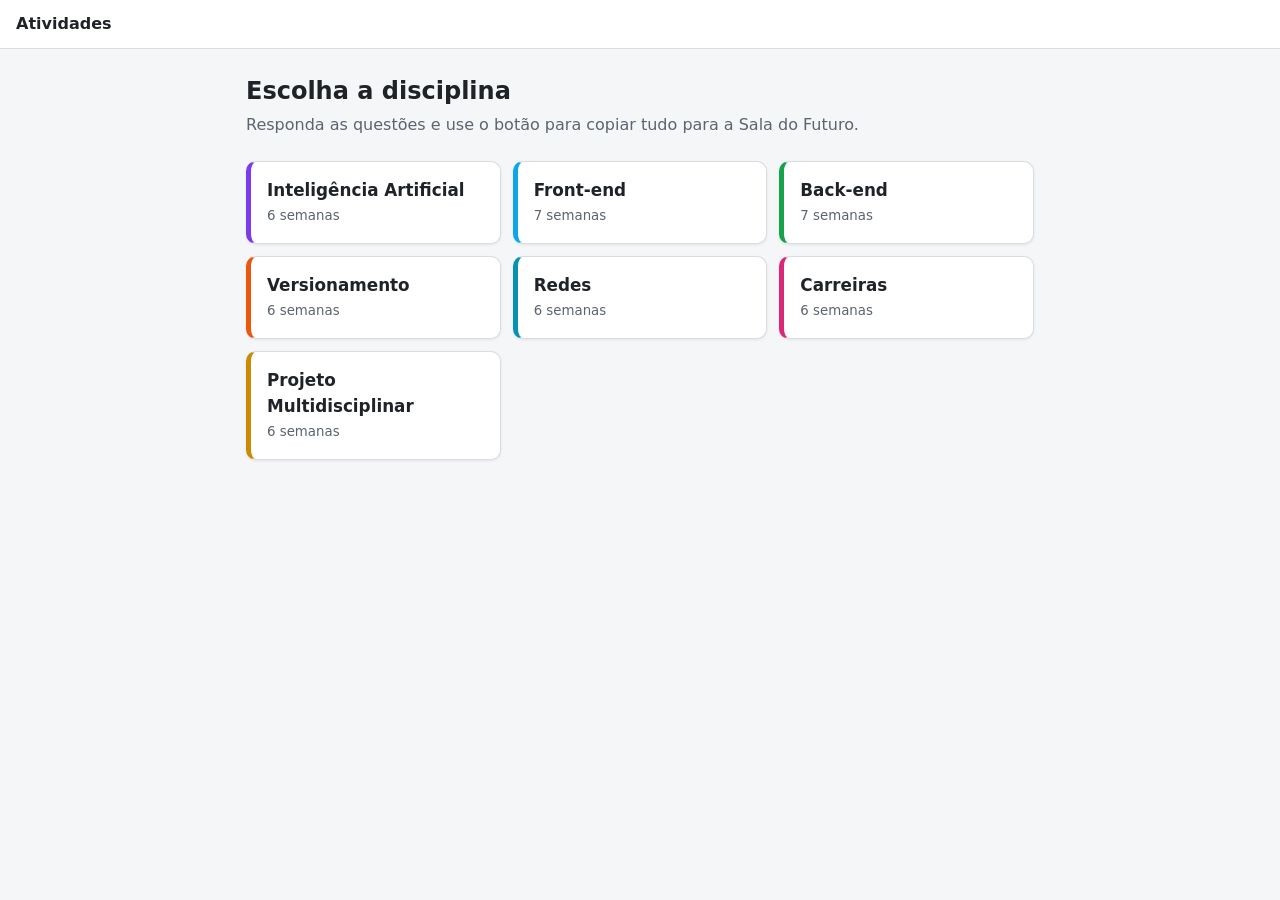
<file: index.html>
<!doctype html>
<html lang="pt-BR">
<head>
  <meta charset="utf-8">
  <meta name="viewport" content="width=device-width, initial-scale=1">
  <title>Atividades</title>
  <link rel="stylesheet" href="style.css">
</head>
<body>
  <header class="topo">
    <a href="#/" class="marca">Atividades</a>
    <nav id="trilha" class="trilha" aria-label="Navegação"></nav>
  </header>

  <main id="app" class="conteudo"></main>

  <div id="aviso" class="aviso" role="status" aria-live="polite"></div>

  <script src="data/atividades.js"></script>
  <script src="app.js"></script>
</body>
</html>
</file>
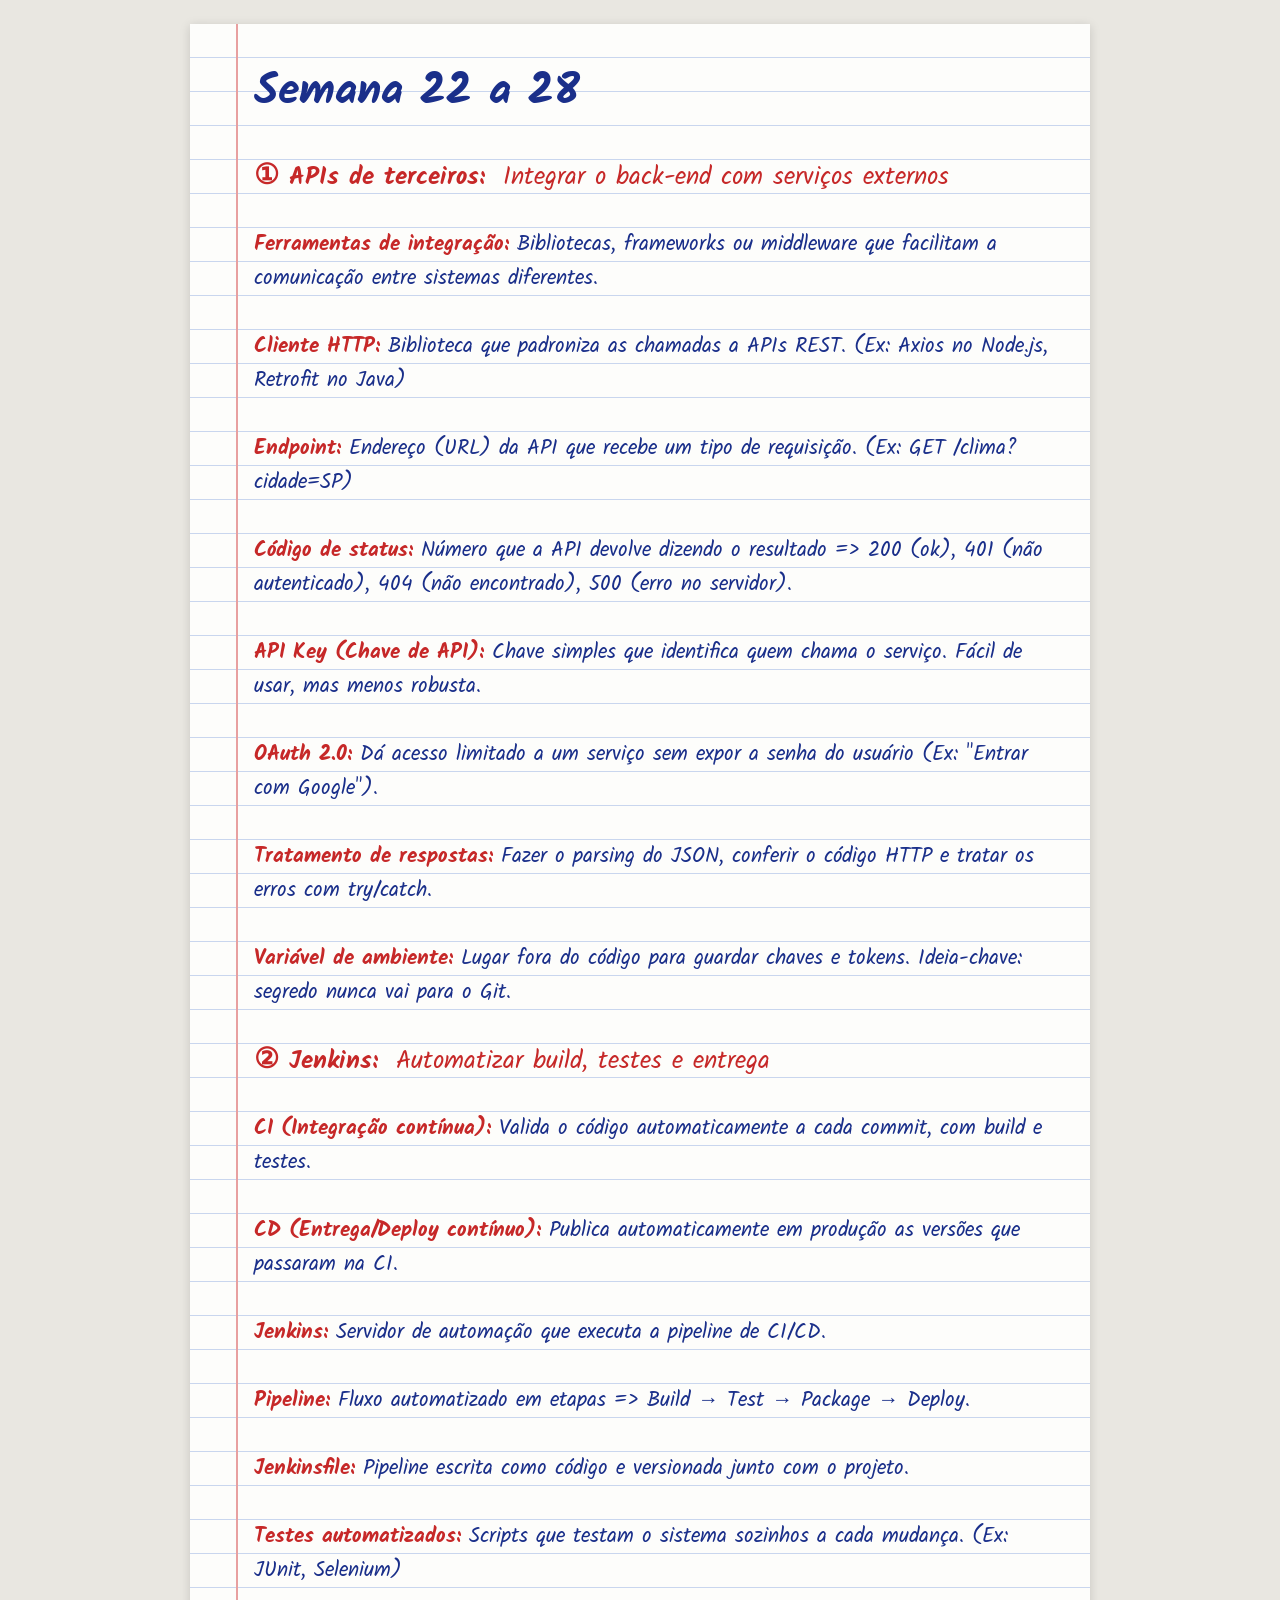
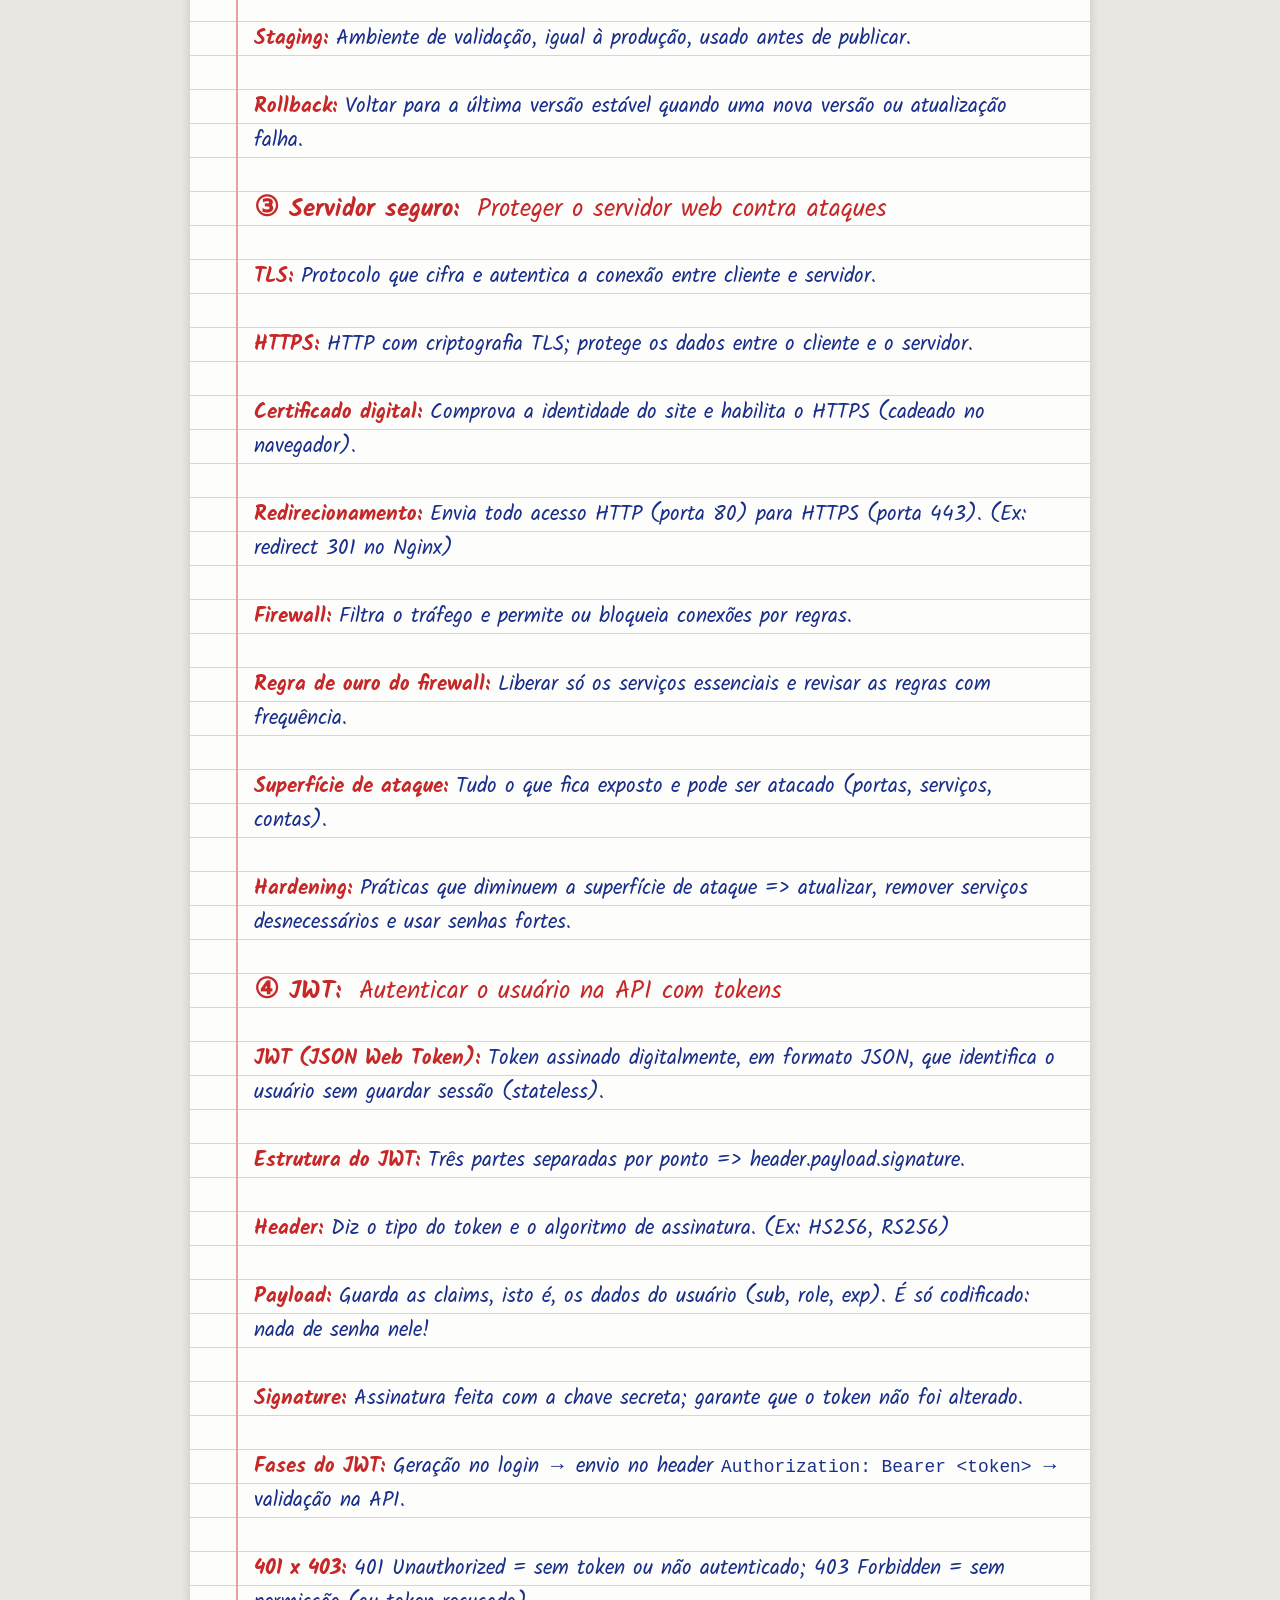
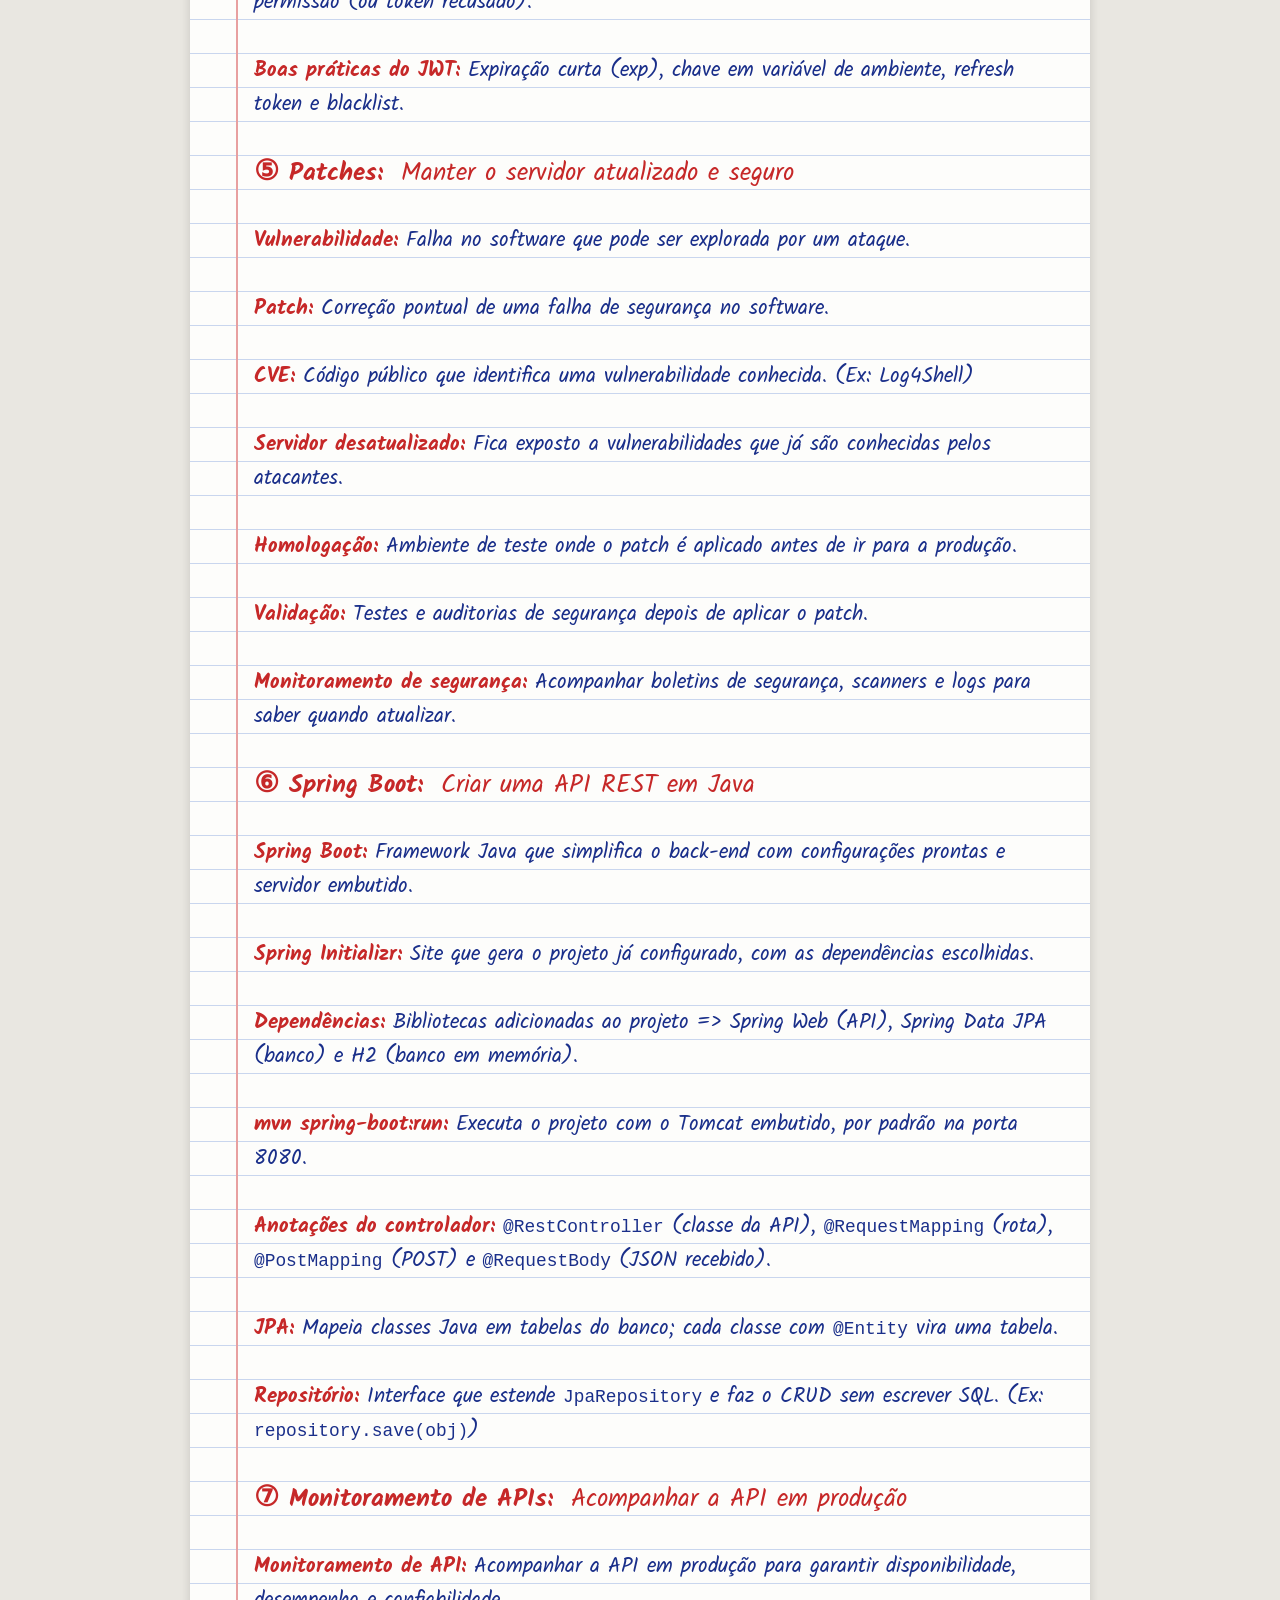
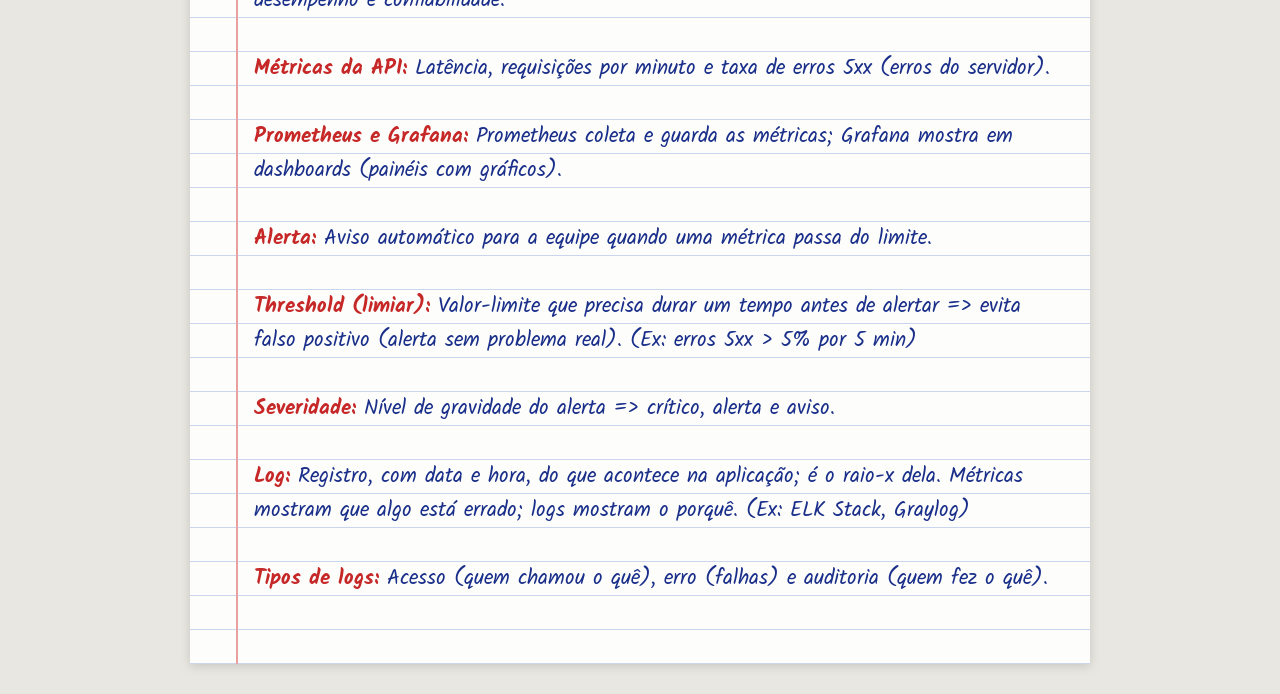
<file: lousa/back-end.html>
<!doctype html>
<html lang="pt-BR"><head><meta charset="utf-8">
<meta name="viewport" content="width=device-width, initial-scale=1">
<title>Tópicos da Lousa</title>
<link rel="stylesheet" href="https://fonts.googleapis.com/css2?family=Kalam:wght@400;700&display=swap">
<style>
:root{--paper:#fdfdfb;--rule:#c9d6ee;--margin:#e8a0a0;--red:#c62828;--blue:#1a2f8a;--line:34px}
*{box-sizing:border-box}
body{margin:0;background:#e9e7e1;font-family:Kalam,"Segoe Print","Comic Sans MS",cursive}
.page{max-width:900px;margin:24px auto;padding:var(--line) 28px var(--line) 64px;background:var(--paper);
  background-image:linear-gradient(90deg,transparent 46px,var(--margin) 46px,var(--margin) 48px,transparent 48px),
  repeating-linear-gradient(transparent 0 calc(var(--line) - 1px),var(--rule) calc(var(--line) - 1px) var(--line));
  box-shadow:0 2px 10px rgba(0,0,0,.15);line-height:var(--line);font-size:21px;color:var(--blue)}
h1{font-size:44px;line-height:calc(var(--line)*2);margin:0 0 var(--line);color:var(--blue);font-weight:700}
h2{font-size:25px;line-height:var(--line);margin:var(--line) 0 0;color:var(--red);font-weight:700}
h2 .fr{font-weight:400;margin-left:.3em}
h2 .n{font-size:28px}
p{margin:0 0 var(--line)}
h2+p{margin-top:var(--line)}
.t{color:var(--red);font-weight:700}
code{font-family:Consolas,monospace;font-size:.85em}
@media (max-width:600px){.page{margin:0;padding:var(--line) 14px var(--line) 40px;font-size:18px;
  background-image:linear-gradient(90deg,transparent 28px,var(--margin) 28px,var(--margin) 30px,transparent 30px),
  repeating-linear-gradient(transparent 0 calc(var(--line) - 1px),var(--rule) calc(var(--line) - 1px) var(--line))}h1{font-size:34px}h2{font-size:21px}}
@media print{body{background:none}.page{box-shadow:none;margin:0;max-width:none}h2{break-after:avoid}p{break-inside:avoid}}
</style></head><body><main class="page">
<h1>Semana 22 a 28</h1>
<h2><span class="n">①</span> APIs de terceiros:<span class="fr"> Integrar o back-end com serviços externos</span></h2>
<p><span class="t">Ferramentas de integração:</span> Bibliotecas, frameworks ou middleware que facilitam a comunicação entre sistemas diferentes.</p>
<p><span class="t">Cliente HTTP:</span> Biblioteca que padroniza as chamadas a APIs REST. (Ex: Axios no Node.js, Retrofit no Java)</p>
<p><span class="t">Endpoint:</span> Endereço (URL) da API que recebe um tipo de requisição. (Ex: GET /clima?cidade=SP)</p>
<p><span class="t">Código de status:</span> Número que a API devolve dizendo o resultado =&gt; 200 (ok), 401 (não autenticado), 404 (não encontrado), 500 (erro no servidor).</p>
<p><span class="t">API Key (Chave de API):</span> Chave simples que identifica quem chama o serviço. Fácil de usar, mas menos robusta.</p>
<p><span class="t">OAuth 2.0:</span> Dá acesso limitado a um serviço sem expor a senha do usuário (Ex: &quot;Entrar com Google&quot;).</p>
<p><span class="t">Tratamento de respostas:</span> Fazer o parsing do JSON, conferir o código HTTP e tratar os erros com try/catch.</p>
<p><span class="t">Variável de ambiente:</span> Lugar fora do código para guardar chaves e tokens. Ideia-chave: segredo nunca vai para o Git.</p>
<h2><span class="n">②</span> Jenkins:<span class="fr"> Automatizar build, testes e entrega</span></h2>
<p><span class="t">CI (Integração contínua):</span> Valida o código automaticamente a cada commit, com build e testes.</p>
<p><span class="t">CD (Entrega/Deploy contínuo):</span> Publica automaticamente em produção as versões que passaram na CI.</p>
<p><span class="t">Jenkins:</span> Servidor de automação que executa a pipeline de CI/CD.</p>
<p><span class="t">Pipeline:</span> Fluxo automatizado em etapas =&gt; Build → Test → Package → Deploy.</p>
<p><span class="t">Jenkinsfile:</span> Pipeline escrita como código e versionada junto com o projeto.</p>
<p><span class="t">Testes automatizados:</span> Scripts que testam o sistema sozinhos a cada mudança. (Ex: JUnit, Selenium)</p>
<p><span class="t">Staging:</span> Ambiente de validação, igual à produção, usado antes de publicar.</p>
<p><span class="t">Rollback:</span> Voltar para a última versão estável quando uma nova versão ou atualização falha.</p>
<h2><span class="n">③</span> Servidor seguro:<span class="fr"> Proteger o servidor web contra ataques</span></h2>
<p><span class="t">TLS:</span> Protocolo que cifra e autentica a conexão entre cliente e servidor.</p>
<p><span class="t">HTTPS:</span> HTTP com criptografia TLS; protege os dados entre o cliente e o servidor.</p>
<p><span class="t">Certificado digital:</span> Comprova a identidade do site e habilita o HTTPS (cadeado no navegador).</p>
<p><span class="t">Redirecionamento:</span> Envia todo acesso HTTP (porta 80) para HTTPS (porta 443). (Ex: redirect 301 no Nginx)</p>
<p><span class="t">Firewall:</span> Filtra o tráfego e permite ou bloqueia conexões por regras.</p>
<p><span class="t">Regra de ouro do firewall:</span> Liberar só os serviços essenciais e revisar as regras com frequência.</p>
<p><span class="t">Superfície de ataque:</span> Tudo o que fica exposto e pode ser atacado (portas, serviços, contas).</p>
<p><span class="t">Hardening:</span> Práticas que diminuem a superfície de ataque =&gt; atualizar, remover serviços desnecessários e usar senhas fortes.</p>
<h2><span class="n">④</span> JWT:<span class="fr"> Autenticar o usuário na API com tokens</span></h2>
<p><span class="t">JWT (JSON Web Token):</span> Token assinado digitalmente, em formato JSON, que identifica o usuário sem guardar sessão (stateless).</p>
<p><span class="t">Estrutura do JWT:</span> Três partes separadas por ponto =&gt; header.payload.signature.</p>
<p><span class="t">Header:</span> Diz o tipo do token e o algoritmo de assinatura. (Ex: HS256, RS256)</p>
<p><span class="t">Payload:</span> Guarda as claims, isto é, os dados do usuário (sub, role, exp). É só codificado: nada de senha nele!</p>
<p><span class="t">Signature:</span> Assinatura feita com a chave secreta; garante que o token não foi alterado.</p>
<p><span class="t">Fases do JWT:</span> Geração no login → envio no header <code>Authorization: Bearer &lt;token&gt;</code> → validação na API.</p>
<p><span class="t">401 x 403:</span> 401 Unauthorized = sem token ou não autenticado; 403 Forbidden = sem permissão (ou token recusado).</p>
<p><span class="t">Boas práticas do JWT:</span> Expiração curta (exp), chave em variável de ambiente, refresh token e blacklist.</p>
<h2><span class="n">⑤</span> Patches:<span class="fr"> Manter o servidor atualizado e seguro</span></h2>
<p><span class="t">Vulnerabilidade:</span> Falha no software que pode ser explorada por um ataque.</p>
<p><span class="t">Patch:</span> Correção pontual de uma falha de segurança no software.</p>
<p><span class="t">CVE:</span> Código público que identifica uma vulnerabilidade conhecida. (Ex: Log4Shell)</p>
<p><span class="t">Servidor desatualizado:</span> Fica exposto a vulnerabilidades que já são conhecidas pelos atacantes.</p>
<p><span class="t">Homologação:</span> Ambiente de teste onde o patch é aplicado antes de ir para a produção.</p>
<p><span class="t">Validação:</span> Testes e auditorias de segurança depois de aplicar o patch.</p>
<p><span class="t">Monitoramento de segurança:</span> Acompanhar boletins de segurança, scanners e logs para saber quando atualizar.</p>
<h2><span class="n">⑥</span> Spring Boot:<span class="fr"> Criar uma API REST em Java</span></h2>
<p><span class="t">Spring Boot:</span> Framework Java que simplifica o back-end com configurações prontas e servidor embutido.</p>
<p><span class="t">Spring Initializr:</span> Site que gera o projeto já configurado, com as dependências escolhidas.</p>
<p><span class="t">Dependências:</span> Bibliotecas adicionadas ao projeto =&gt; Spring Web (API), Spring Data JPA (banco) e H2 (banco em memória).</p>
<p><span class="t">mvn spring-boot:run:</span> Executa o projeto com o Tomcat embutido, por padrão na porta 8080.</p>
<p><span class="t">Anotações do controlador:</span> <code>@RestController</code> (classe da API), <code>@RequestMapping</code> (rota), <code>@PostMapping</code> (POST) e <code>@RequestBody</code> (JSON recebido).</p>
<p><span class="t">JPA:</span> Mapeia classes Java em tabelas do banco; cada classe com <code>@Entity</code> vira uma tabela.</p>
<p><span class="t">Repositório:</span> Interface que estende <code>JpaRepository</code> e faz o CRUD sem escrever SQL. (Ex: <code>repository.save(obj)</code>)</p>
<h2><span class="n">⑦</span> Monitoramento de APIs:<span class="fr"> Acompanhar a API em produção</span></h2>
<p><span class="t">Monitoramento de API:</span> Acompanhar a API em produção para garantir disponibilidade, desempenho e confiabilidade.</p>
<p><span class="t">Métricas da API:</span> Latência, requisições por minuto e taxa de erros 5xx (erros do servidor).</p>
<p><span class="t">Prometheus e Grafana:</span> Prometheus coleta e guarda as métricas; Grafana mostra em dashboards (painéis com gráficos).</p>
<p><span class="t">Alerta:</span> Aviso automático para a equipe quando uma métrica passa do limite.</p>
<p><span class="t">Threshold (limiar):</span> Valor-limite que precisa durar um tempo antes de alertar =&gt; evita falso positivo (alerta sem problema real). (Ex: erros 5xx &gt; 5% por 5 min)</p>
<p><span class="t">Severidade:</span> Nível de gravidade do alerta =&gt; crítico, alerta e aviso.</p>
<p><span class="t">Log:</span> Registro, com data e hora, do que acontece na aplicação; é o raio-x dela. Métricas mostram que algo está errado; logs mostram o porquê. (Ex: ELK Stack, Graylog)</p>
<p><span class="t">Tipos de logs:</span> Acesso (quem chamou o quê), erro (falhas) e auditoria (quem fez o quê).</p>
</main></body></html>
</file>
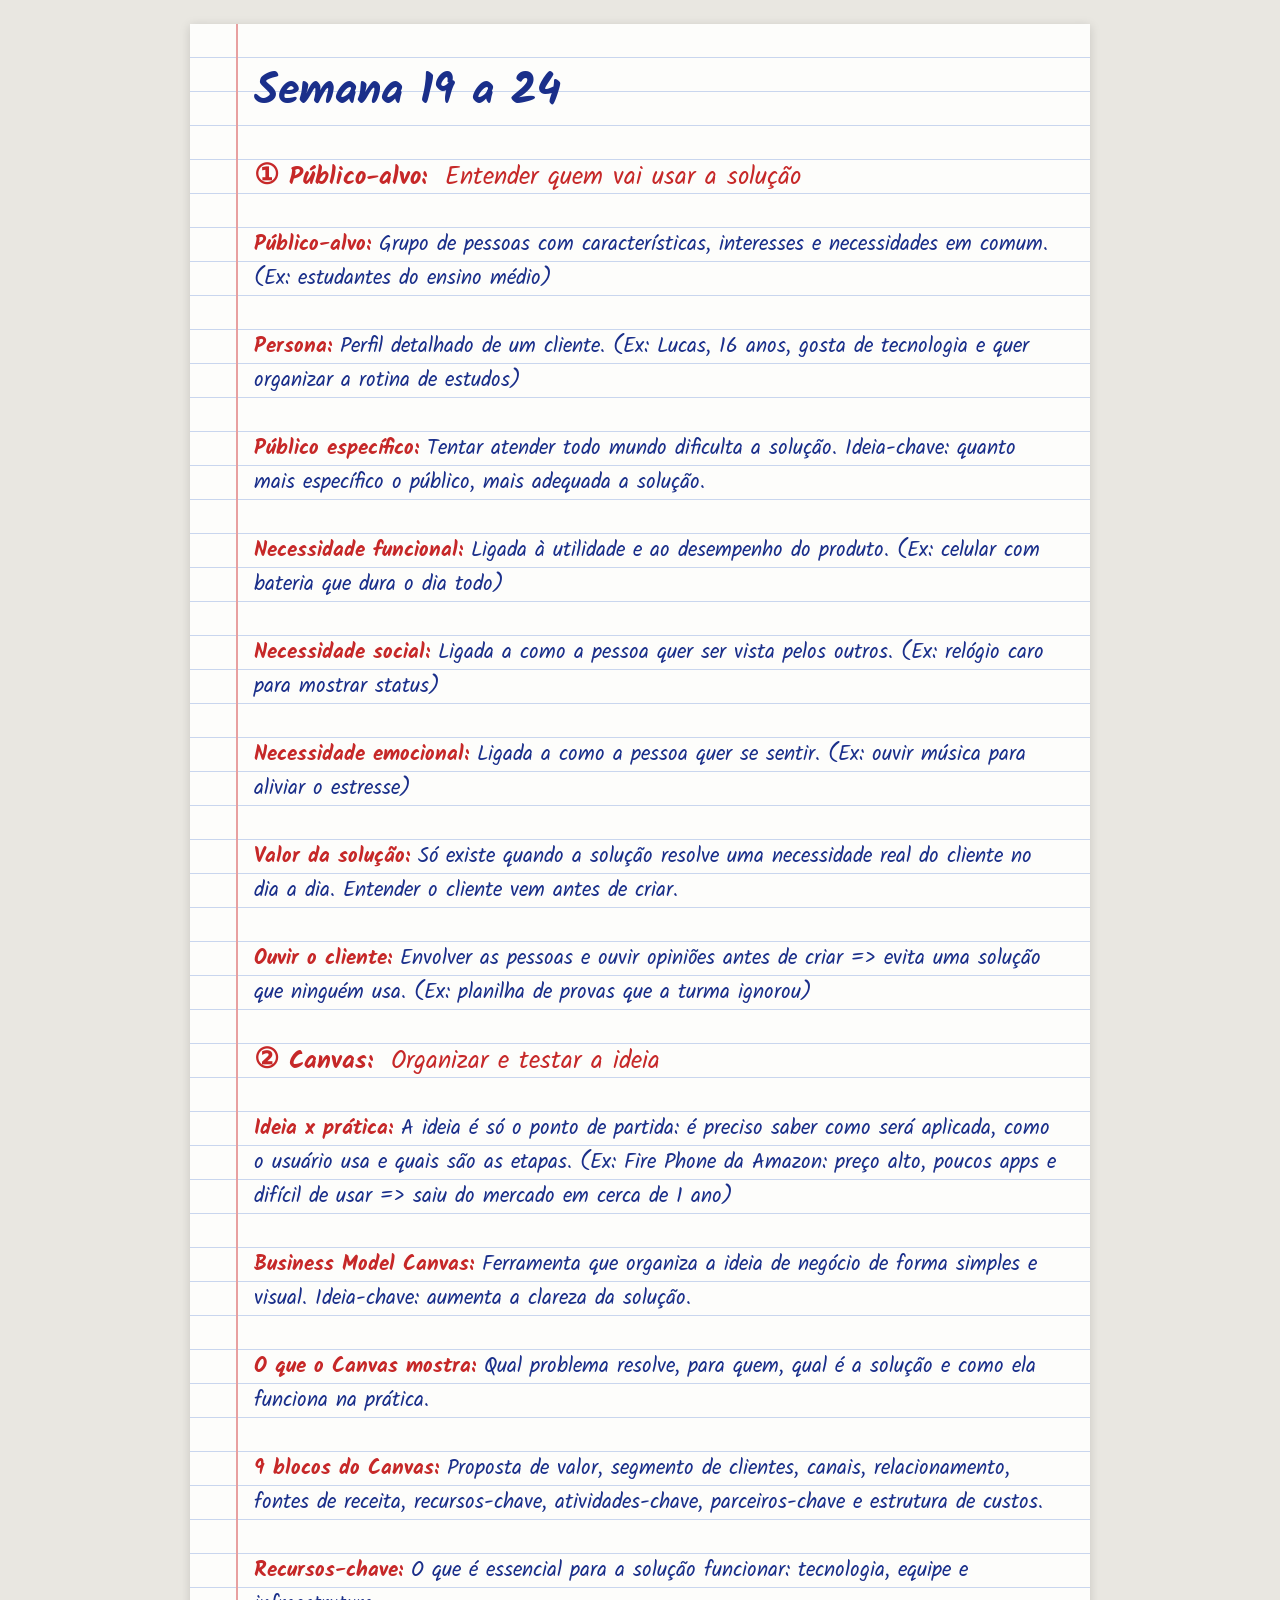
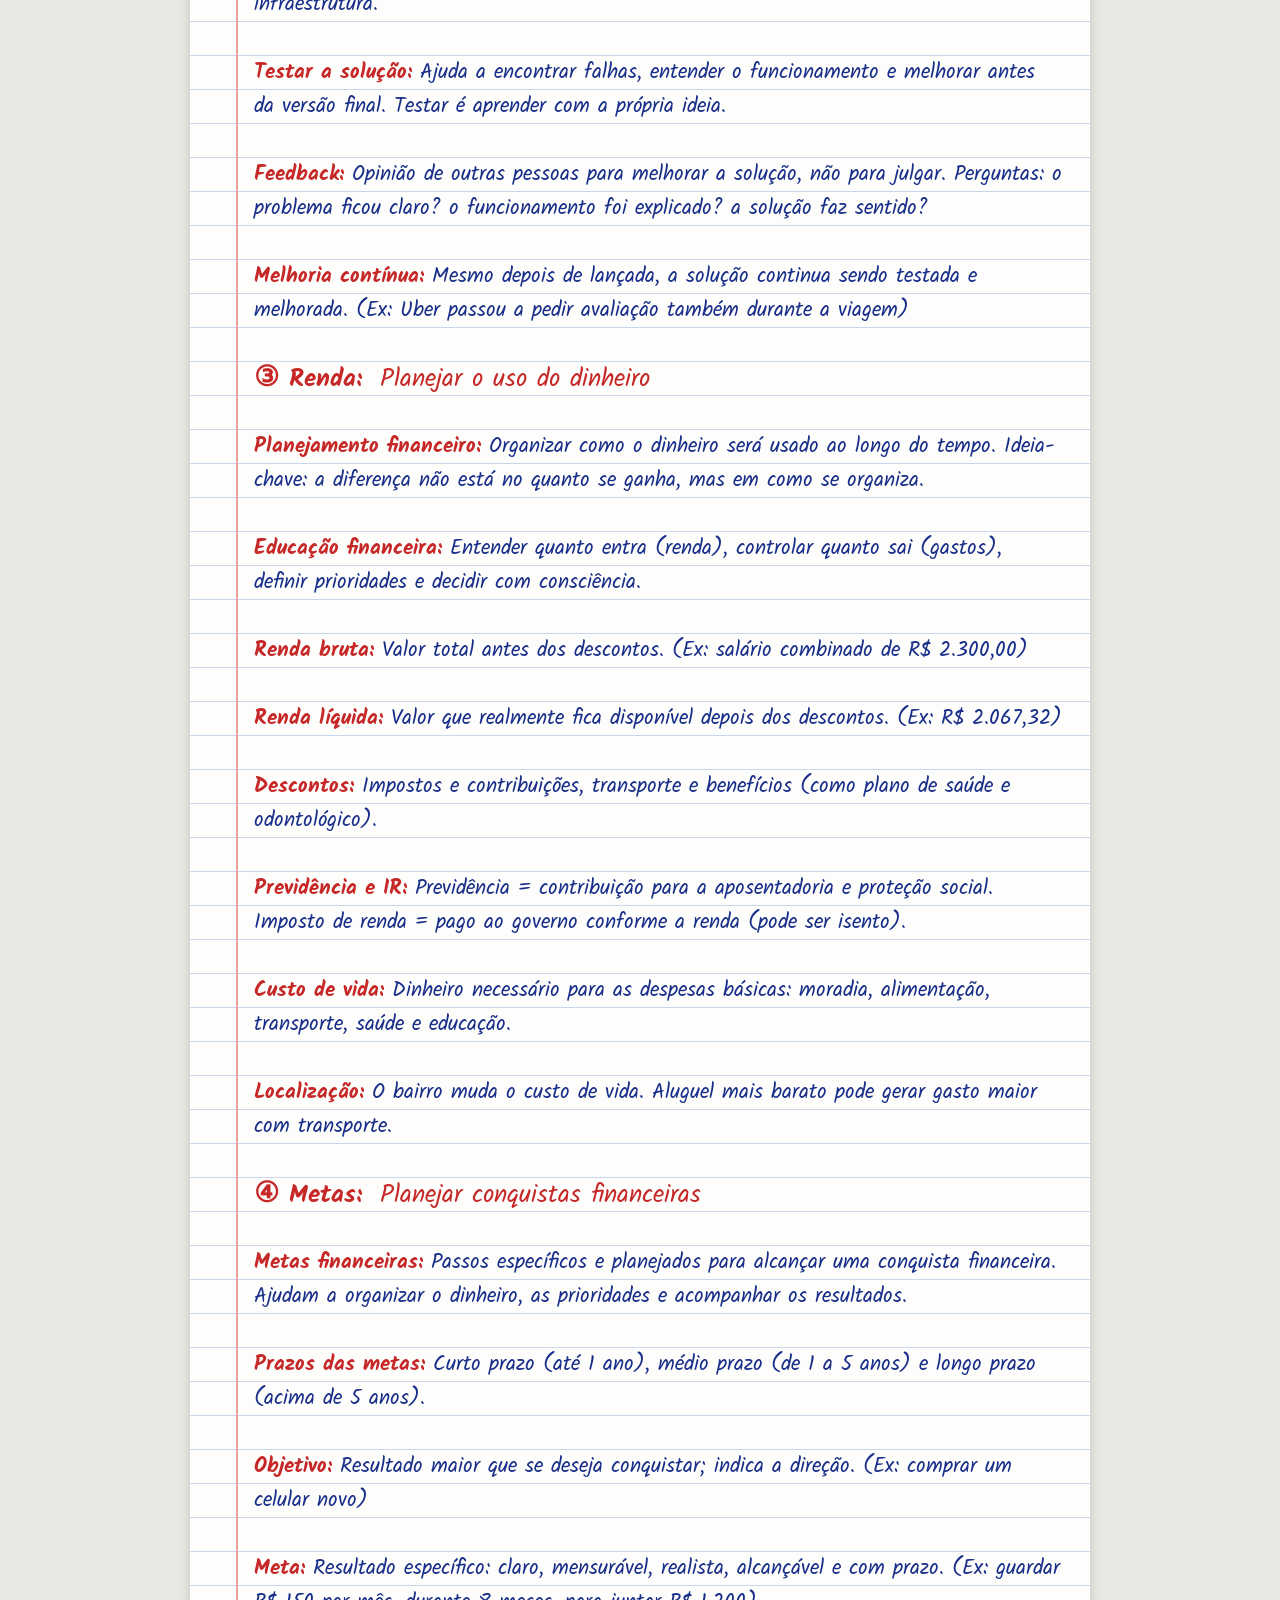
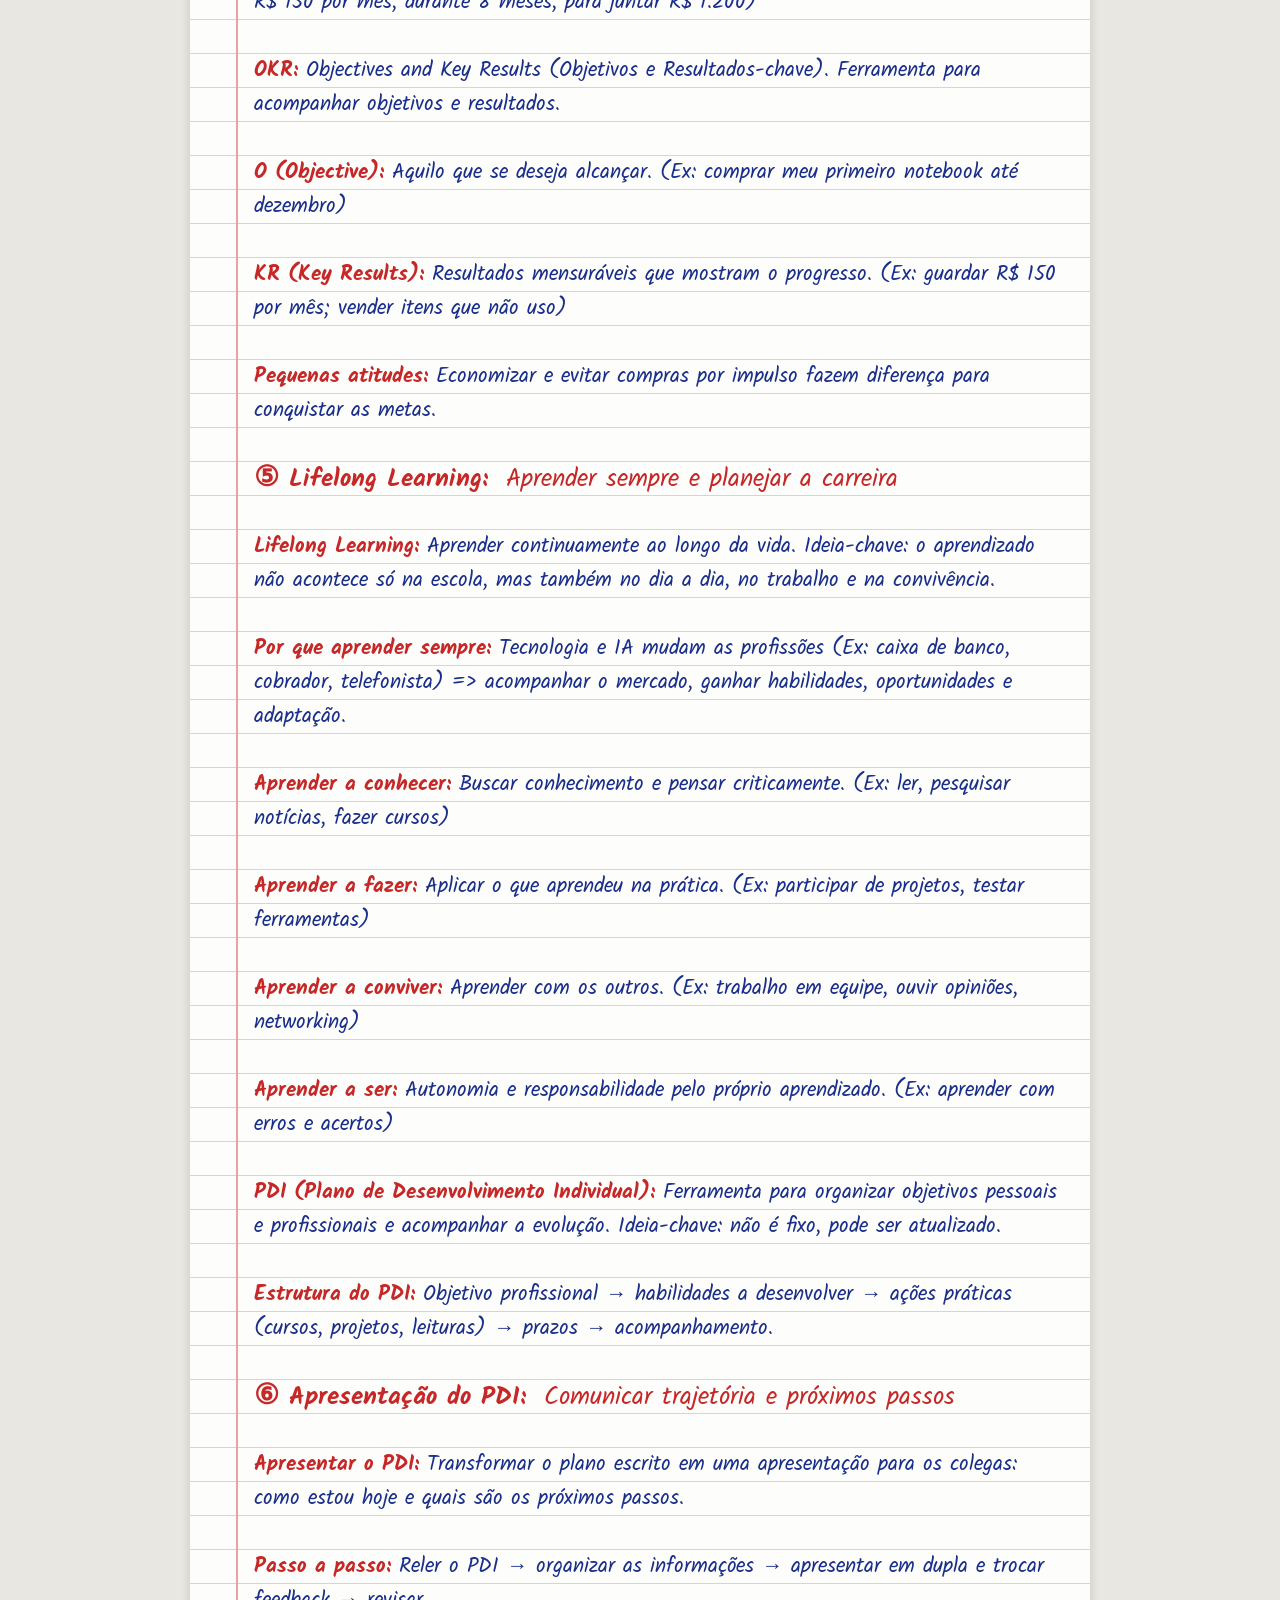
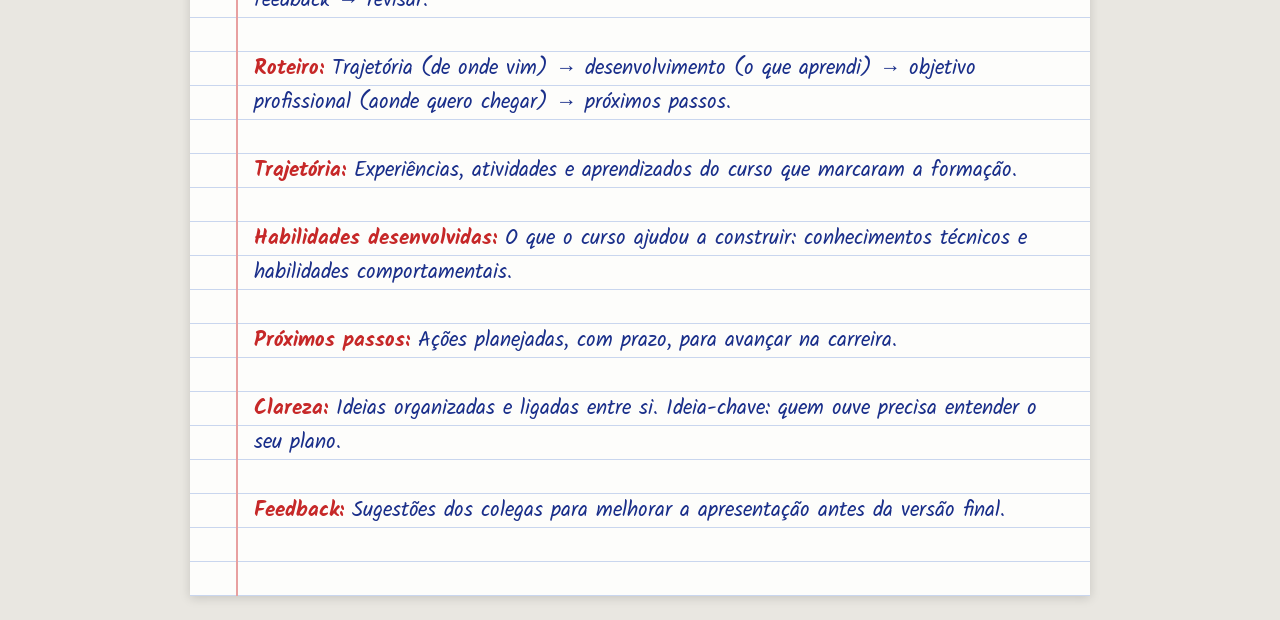
<file: lousa/carreiras.html>
<!doctype html>
<html lang="pt-BR"><head><meta charset="utf-8">
<meta name="viewport" content="width=device-width, initial-scale=1">
<title>Tópicos da Lousa</title>
<link rel="stylesheet" href="https://fonts.googleapis.com/css2?family=Kalam:wght@400;700&display=swap">
<style>
:root{--paper:#fdfdfb;--rule:#c9d6ee;--margin:#e8a0a0;--red:#c62828;--blue:#1a2f8a;--line:34px}
*{box-sizing:border-box}
body{margin:0;background:#e9e7e1;font-family:Kalam,"Segoe Print","Comic Sans MS",cursive}
.page{max-width:900px;margin:24px auto;padding:var(--line) 28px var(--line) 64px;background:var(--paper);
  background-image:linear-gradient(90deg,transparent 46px,var(--margin) 46px,var(--margin) 48px,transparent 48px),
  repeating-linear-gradient(transparent 0 calc(var(--line) - 1px),var(--rule) calc(var(--line) - 1px) var(--line));
  box-shadow:0 2px 10px rgba(0,0,0,.15);line-height:var(--line);font-size:21px;color:var(--blue)}
h1{font-size:44px;line-height:calc(var(--line)*2);margin:0 0 var(--line);color:var(--blue);font-weight:700}
h2{font-size:25px;line-height:var(--line);margin:var(--line) 0 0;color:var(--red);font-weight:700}
h2 .fr{font-weight:400;margin-left:.3em}
h2 .n{font-size:28px}
p{margin:0 0 var(--line)}
h2+p{margin-top:var(--line)}
.t{color:var(--red);font-weight:700}
code{font-family:Consolas,monospace;font-size:.85em}
@media (max-width:600px){.page{margin:0;padding:var(--line) 14px var(--line) 40px;font-size:18px;
  background-image:linear-gradient(90deg,transparent 28px,var(--margin) 28px,var(--margin) 30px,transparent 30px),
  repeating-linear-gradient(transparent 0 calc(var(--line) - 1px),var(--rule) calc(var(--line) - 1px) var(--line))}h1{font-size:34px}h2{font-size:21px}}
@media print{body{background:none}.page{box-shadow:none;margin:0;max-width:none}h2{break-after:avoid}p{break-inside:avoid}}
</style></head><body><main class="page">
<h1>Semana 19 a 24</h1>
<h2><span class="n">①</span> Público-alvo:<span class="fr"> Entender quem vai usar a solução</span></h2>
<p><span class="t">Público-alvo:</span> Grupo de pessoas com características, interesses e necessidades em comum. (Ex: estudantes do ensino médio)</p>
<p><span class="t">Persona:</span> Perfil detalhado de um cliente. (Ex: Lucas, 16 anos, gosta de tecnologia e quer organizar a rotina de estudos)</p>
<p><span class="t">Público específico:</span> Tentar atender todo mundo dificulta a solução. Ideia-chave: quanto mais específico o público, mais adequada a solução.</p>
<p><span class="t">Necessidade funcional:</span> Ligada à utilidade e ao desempenho do produto. (Ex: celular com bateria que dura o dia todo)</p>
<p><span class="t">Necessidade social:</span> Ligada a como a pessoa quer ser vista pelos outros. (Ex: relógio caro para mostrar status)</p>
<p><span class="t">Necessidade emocional:</span> Ligada a como a pessoa quer se sentir. (Ex: ouvir música para aliviar o estresse)</p>
<p><span class="t">Valor da solução:</span> Só existe quando a solução resolve uma necessidade real do cliente no dia a dia. Entender o cliente vem antes de criar.</p>
<p><span class="t">Ouvir o cliente:</span> Envolver as pessoas e ouvir opiniões antes de criar =&gt; evita uma solução que ninguém usa. (Ex: planilha de provas que a turma ignorou)</p>
<h2><span class="n">②</span> Canvas:<span class="fr"> Organizar e testar a ideia</span></h2>
<p><span class="t">Ideia x prática:</span> A ideia é só o ponto de partida: é preciso saber como será aplicada, como o usuário usa e quais são as etapas. (Ex: Fire Phone da Amazon: preço alto, poucos apps e difícil de usar =&gt; saiu do mercado em cerca de 1 ano)</p>
<p><span class="t">Business Model Canvas:</span> Ferramenta que organiza a ideia de negócio de forma simples e visual. Ideia-chave: aumenta a clareza da solução.</p>
<p><span class="t">O que o Canvas mostra:</span> Qual problema resolve, para quem, qual é a solução e como ela funciona na prática.</p>
<p><span class="t">9 blocos do Canvas:</span> Proposta de valor, segmento de clientes, canais, relacionamento, fontes de receita, recursos-chave, atividades-chave, parceiros-chave e estrutura de custos.</p>
<p><span class="t">Recursos-chave:</span> O que é essencial para a solução funcionar: tecnologia, equipe e infraestrutura.</p>
<p><span class="t">Testar a solução:</span> Ajuda a encontrar falhas, entender o funcionamento e melhorar antes da versão final. Testar é aprender com a própria ideia.</p>
<p><span class="t">Feedback:</span> Opinião de outras pessoas para melhorar a solução, não para julgar. Perguntas: o problema ficou claro? o funcionamento foi explicado? a solução faz sentido?</p>
<p><span class="t">Melhoria contínua:</span> Mesmo depois de lançada, a solução continua sendo testada e melhorada. (Ex: Uber passou a pedir avaliação também durante a viagem)</p>
<h2><span class="n">③</span> Renda:<span class="fr"> Planejar o uso do dinheiro</span></h2>
<p><span class="t">Planejamento financeiro:</span> Organizar como o dinheiro será usado ao longo do tempo. Ideia-chave: a diferença não está no quanto se ganha, mas em como se organiza.</p>
<p><span class="t">Educação financeira:</span> Entender quanto entra (renda), controlar quanto sai (gastos), definir prioridades e decidir com consciência.</p>
<p><span class="t">Renda bruta:</span> Valor total antes dos descontos. (Ex: salário combinado de R$ 2.300,00)</p>
<p><span class="t">Renda líquida:</span> Valor que realmente fica disponível depois dos descontos. (Ex: R$ 2.067,32)</p>
<p><span class="t">Descontos:</span> Impostos e contribuições, transporte e benefícios (como plano de saúde e odontológico).</p>
<p><span class="t">Previdência e IR:</span> Previdência = contribuição para a aposentadoria e proteção social. Imposto de renda = pago ao governo conforme a renda (pode ser isento).</p>
<p><span class="t">Custo de vida:</span> Dinheiro necessário para as despesas básicas: moradia, alimentação, transporte, saúde e educação.</p>
<p><span class="t">Localização:</span> O bairro muda o custo de vida. Aluguel mais barato pode gerar gasto maior com transporte.</p>
<h2><span class="n">④</span> Metas:<span class="fr"> Planejar conquistas financeiras</span></h2>
<p><span class="t">Metas financeiras:</span> Passos específicos e planejados para alcançar uma conquista financeira. Ajudam a organizar o dinheiro, as prioridades e acompanhar os resultados.</p>
<p><span class="t">Prazos das metas:</span> Curto prazo (até 1 ano), médio prazo (de 1 a 5 anos) e longo prazo (acima de 5 anos).</p>
<p><span class="t">Objetivo:</span> Resultado maior que se deseja conquistar; indica a direção. (Ex: comprar um celular novo)</p>
<p><span class="t">Meta:</span> Resultado específico: claro, mensurável, realista, alcançável e com prazo. (Ex: guardar R$ 150 por mês, durante 8 meses, para juntar R$ 1.200)</p>
<p><span class="t">OKR:</span> Objectives and Key Results (Objetivos e Resultados-chave). Ferramenta para acompanhar objetivos e resultados.</p>
<p><span class="t">O (Objective):</span> Aquilo que se deseja alcançar. (Ex: comprar meu primeiro notebook até dezembro)</p>
<p><span class="t">KR (Key Results):</span> Resultados mensuráveis que mostram o progresso. (Ex: guardar R$ 150 por mês; vender itens que não uso)</p>
<p><span class="t">Pequenas atitudes:</span> Economizar e evitar compras por impulso fazem diferença para conquistar as metas.</p>
<h2><span class="n">⑤</span> Lifelong Learning:<span class="fr"> Aprender sempre e planejar a carreira</span></h2>
<p><span class="t">Lifelong Learning:</span> Aprender continuamente ao longo da vida. Ideia-chave: o aprendizado não acontece só na escola, mas também no dia a dia, no trabalho e na convivência.</p>
<p><span class="t">Por que aprender sempre:</span> Tecnologia e IA mudam as profissões (Ex: caixa de banco, cobrador, telefonista) =&gt; acompanhar o mercado, ganhar habilidades, oportunidades e adaptação.</p>
<p><span class="t">Aprender a conhecer:</span> Buscar conhecimento e pensar criticamente. (Ex: ler, pesquisar notícias, fazer cursos)</p>
<p><span class="t">Aprender a fazer:</span> Aplicar o que aprendeu na prática. (Ex: participar de projetos, testar ferramentas)</p>
<p><span class="t">Aprender a conviver:</span> Aprender com os outros. (Ex: trabalho em equipe, ouvir opiniões, networking)</p>
<p><span class="t">Aprender a ser:</span> Autonomia e responsabilidade pelo próprio aprendizado. (Ex: aprender com erros e acertos)</p>
<p><span class="t">PDI (Plano de Desenvolvimento Individual):</span> Ferramenta para organizar objetivos pessoais e profissionais e acompanhar a evolução. Ideia-chave: não é fixo, pode ser atualizado.</p>
<p><span class="t">Estrutura do PDI:</span> Objetivo profissional → habilidades a desenvolver → ações práticas (cursos, projetos, leituras) → prazos → acompanhamento.</p>
<h2><span class="n">⑥</span> Apresentação do PDI:<span class="fr"> Comunicar trajetória e próximos passos</span></h2>
<p><span class="t">Apresentar o PDI:</span> Transformar o plano escrito em uma apresentação para os colegas: como estou hoje e quais são os próximos passos.</p>
<p><span class="t">Passo a passo:</span> Reler o PDI → organizar as informações → apresentar em dupla e trocar feedback → revisar.</p>
<p><span class="t">Roteiro:</span> Trajetória (de onde vim) → desenvolvimento (o que aprendi) → objetivo profissional (aonde quero chegar) → próximos passos.</p>
<p><span class="t">Trajetória:</span> Experiências, atividades e aprendizados do curso que marcaram a formação.</p>
<p><span class="t">Habilidades desenvolvidas:</span> O que o curso ajudou a construir: conhecimentos técnicos e habilidades comportamentais.</p>
<p><span class="t">Próximos passos:</span> Ações planejadas, com prazo, para avançar na carreira.</p>
<p><span class="t">Clareza:</span> Ideias organizadas e ligadas entre si. Ideia-chave: quem ouve precisa entender o seu plano.</p>
<p><span class="t">Feedback:</span> Sugestões dos colegas para melhorar a apresentação antes da versão final.</p>
</main></body></html>
</file>
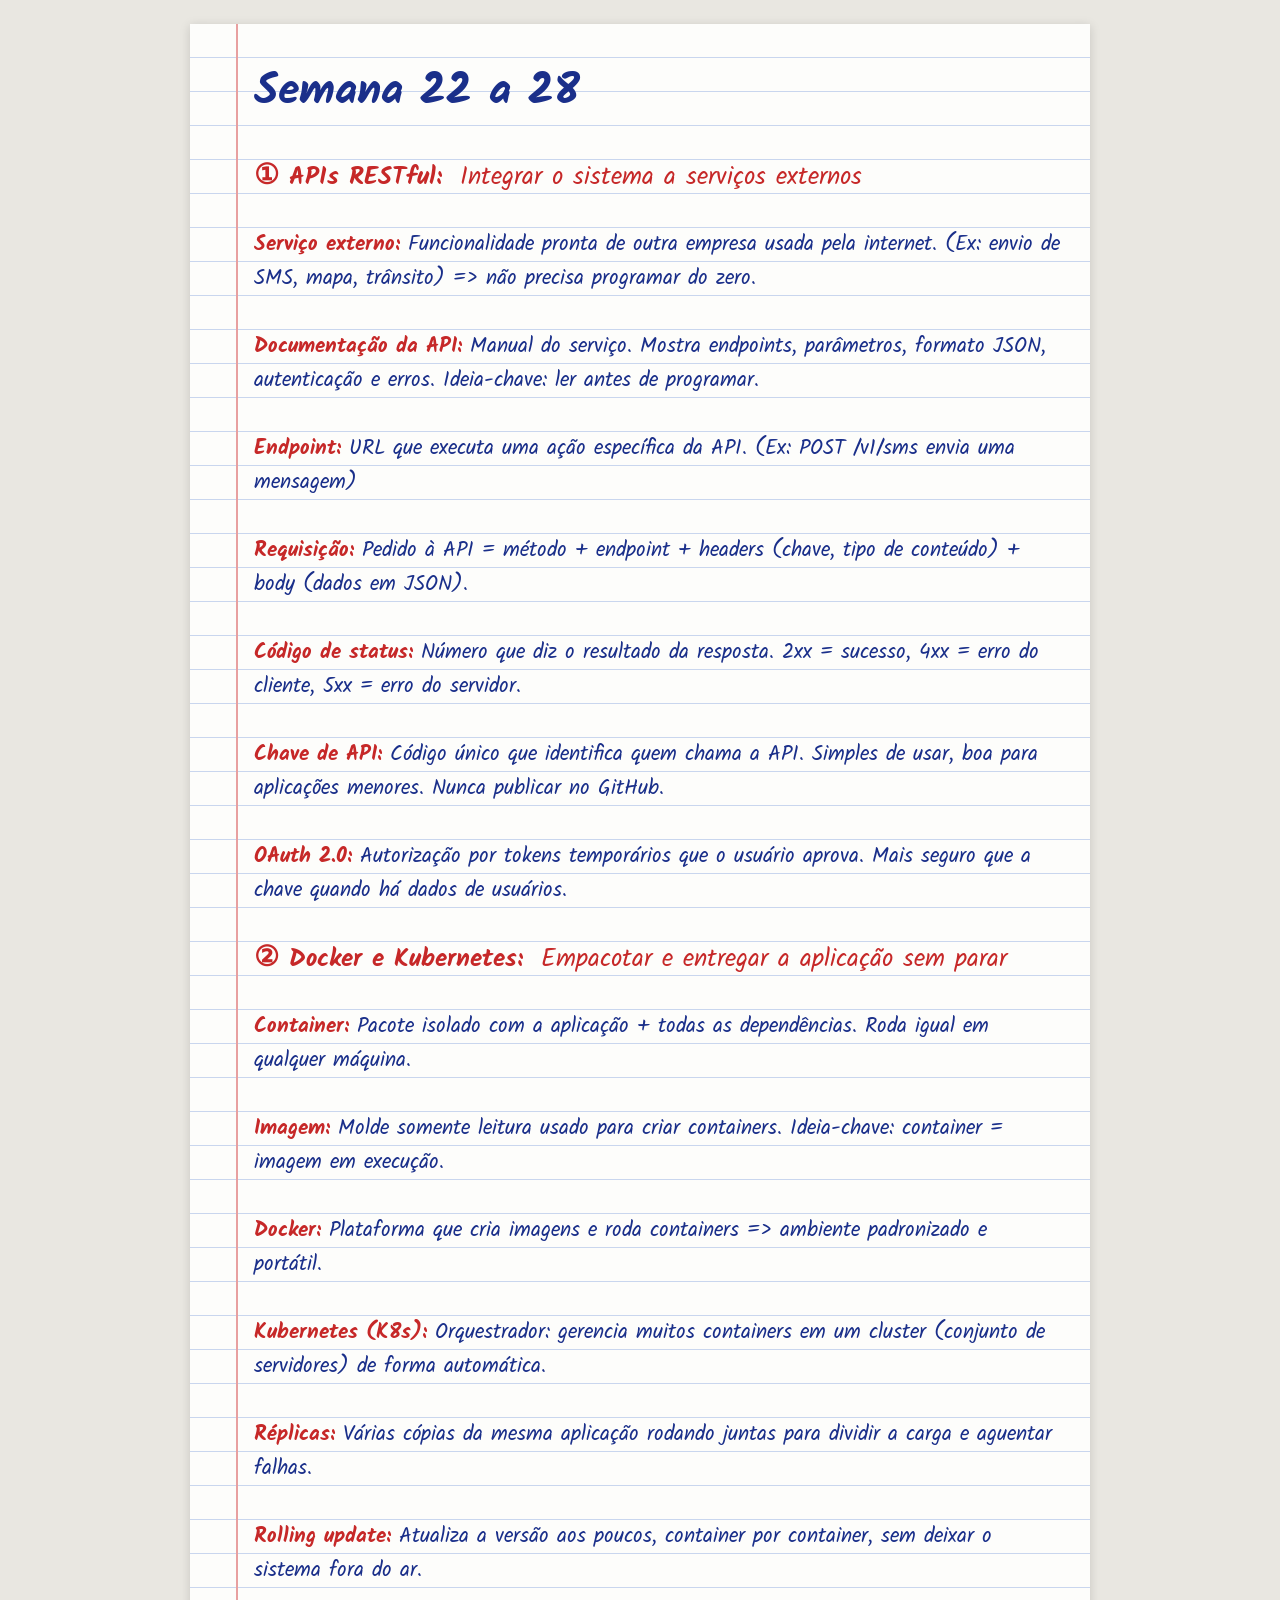
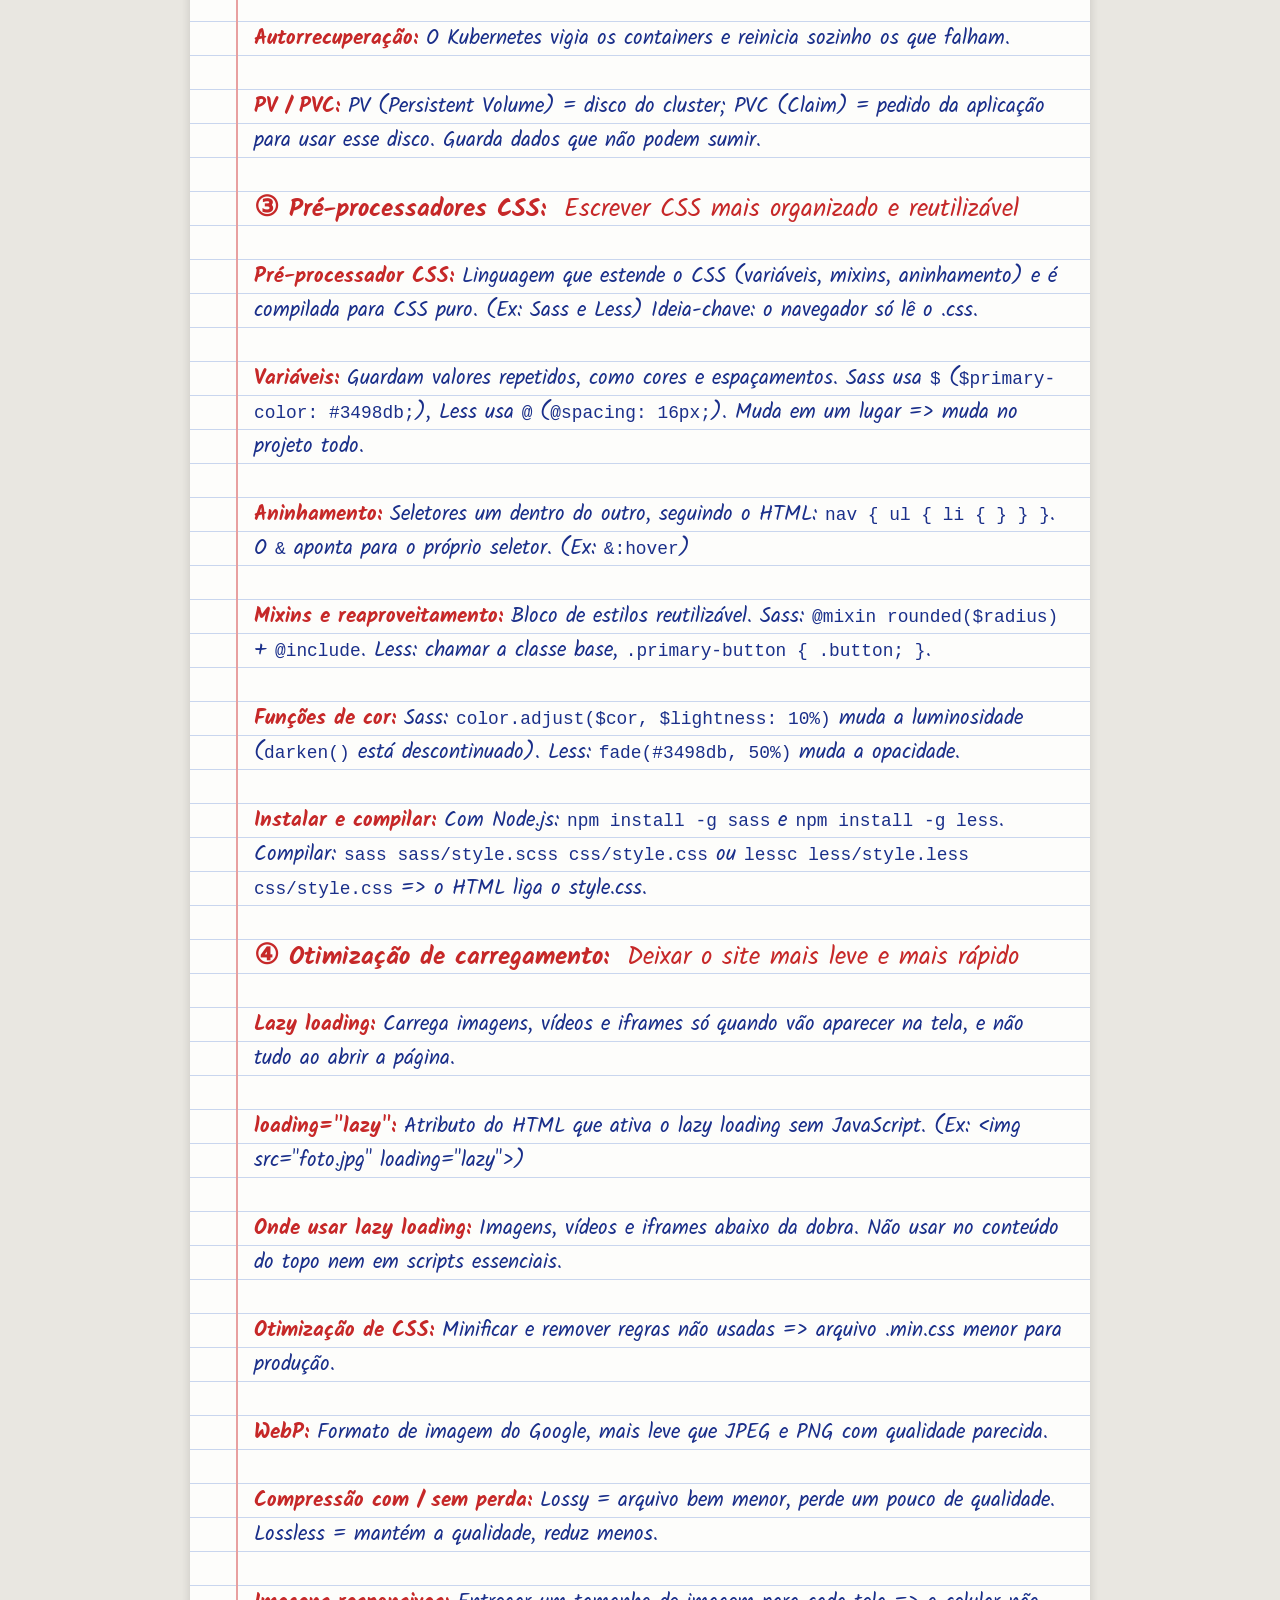
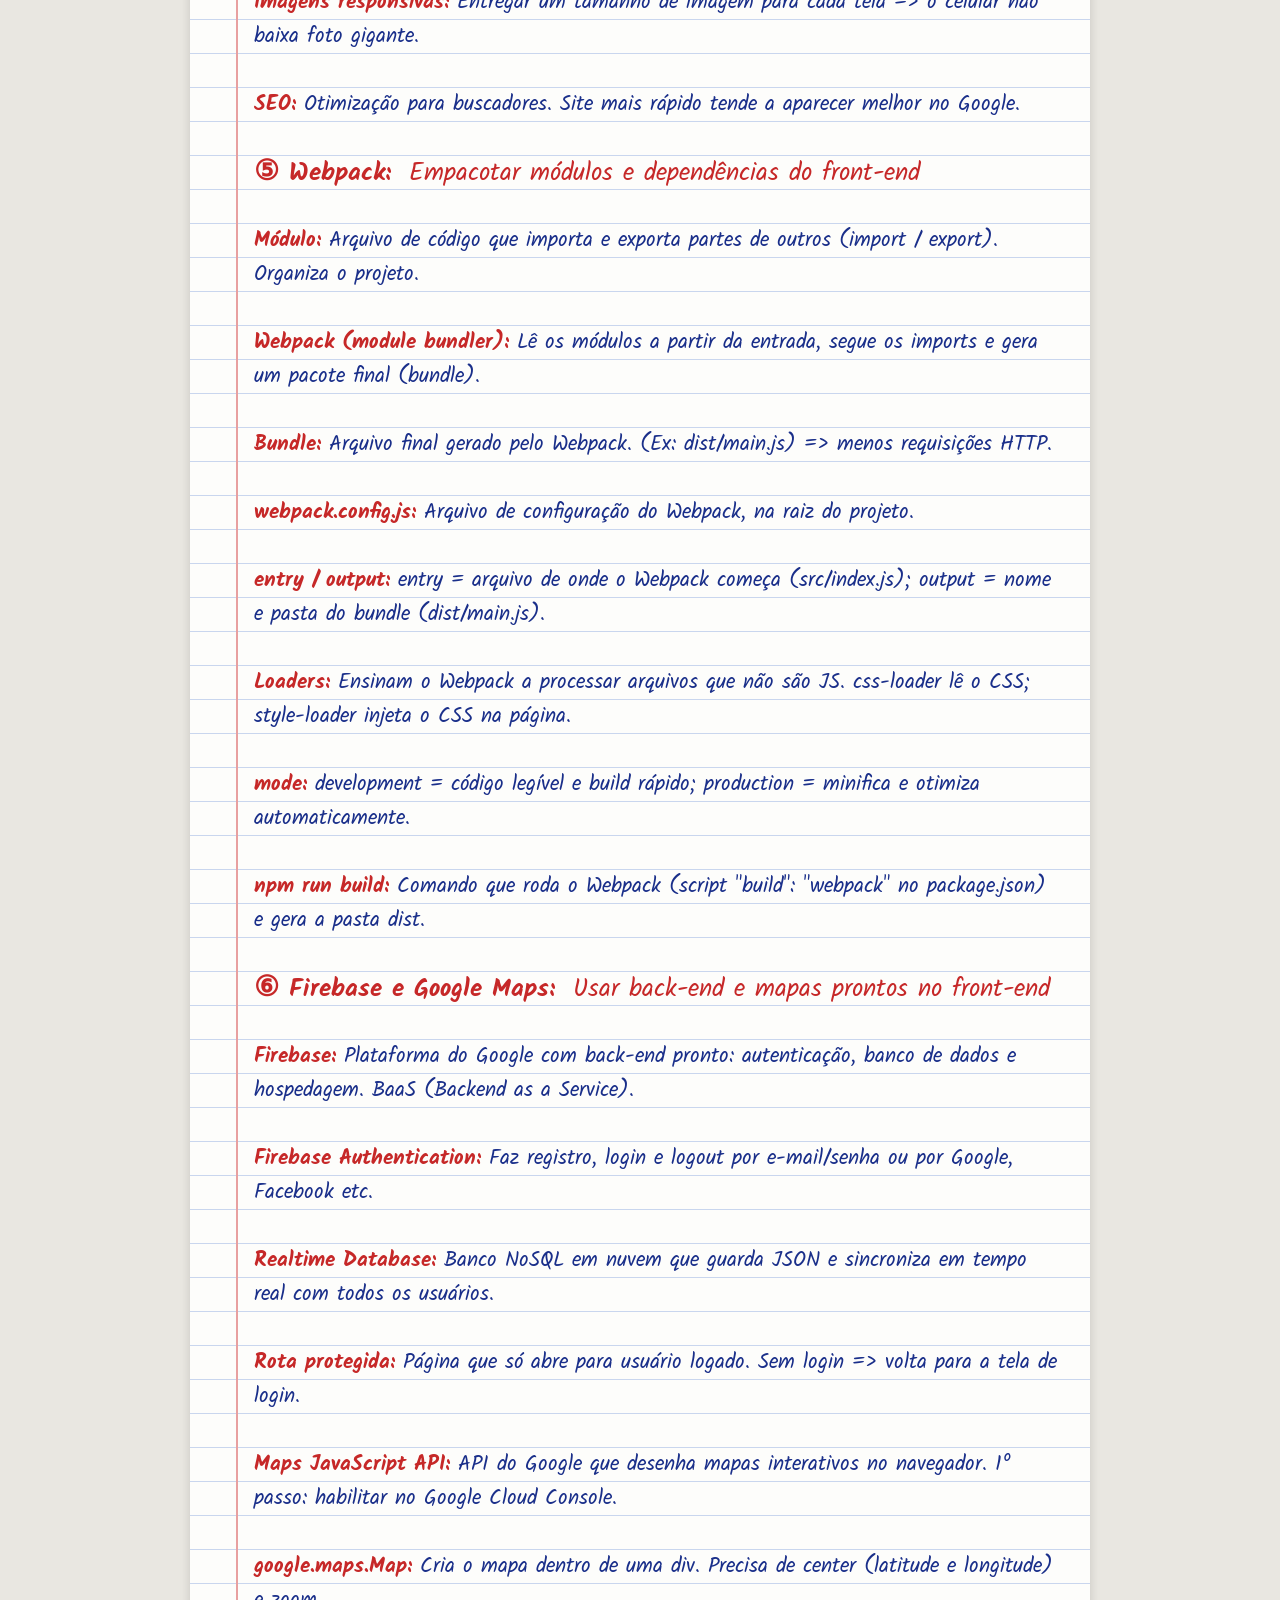
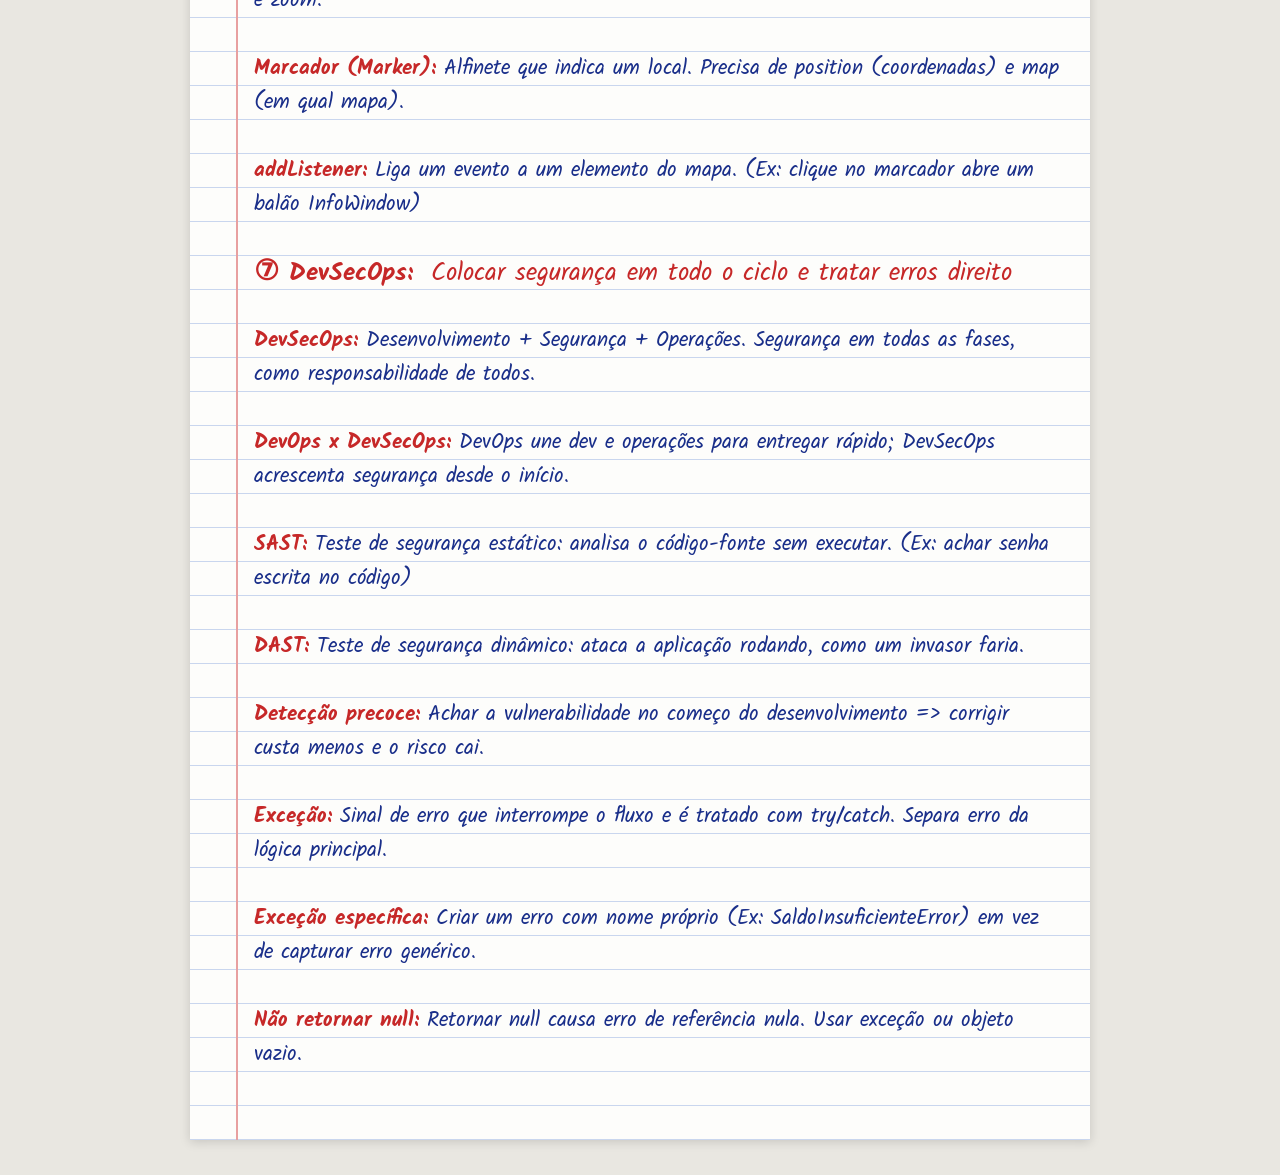
<file: lousa/front-end.html>
<!doctype html>
<html lang="pt-BR"><head><meta charset="utf-8">
<meta name="viewport" content="width=device-width, initial-scale=1">
<title>Tópicos da Lousa</title>
<link rel="stylesheet" href="https://fonts.googleapis.com/css2?family=Kalam:wght@400;700&display=swap">
<style>
:root{--paper:#fdfdfb;--rule:#c9d6ee;--margin:#e8a0a0;--red:#c62828;--blue:#1a2f8a;--line:34px}
*{box-sizing:border-box}
body{margin:0;background:#e9e7e1;font-family:Kalam,"Segoe Print","Comic Sans MS",cursive}
.page{max-width:900px;margin:24px auto;padding:var(--line) 28px var(--line) 64px;background:var(--paper);
  background-image:linear-gradient(90deg,transparent 46px,var(--margin) 46px,var(--margin) 48px,transparent 48px),
  repeating-linear-gradient(transparent 0 calc(var(--line) - 1px),var(--rule) calc(var(--line) - 1px) var(--line));
  box-shadow:0 2px 10px rgba(0,0,0,.15);line-height:var(--line);font-size:21px;color:var(--blue)}
h1{font-size:44px;line-height:calc(var(--line)*2);margin:0 0 var(--line);color:var(--blue);font-weight:700}
h2{font-size:25px;line-height:var(--line);margin:var(--line) 0 0;color:var(--red);font-weight:700}
h2 .fr{font-weight:400;margin-left:.3em}
h2 .n{font-size:28px}
p{margin:0 0 var(--line)}
h2+p{margin-top:var(--line)}
.t{color:var(--red);font-weight:700}
code{font-family:Consolas,monospace;font-size:.85em}
@media (max-width:600px){.page{margin:0;padding:var(--line) 14px var(--line) 40px;font-size:18px;
  background-image:linear-gradient(90deg,transparent 28px,var(--margin) 28px,var(--margin) 30px,transparent 30px),
  repeating-linear-gradient(transparent 0 calc(var(--line) - 1px),var(--rule) calc(var(--line) - 1px) var(--line))}h1{font-size:34px}h2{font-size:21px}}
@media print{body{background:none}.page{box-shadow:none;margin:0;max-width:none}h2{break-after:avoid}p{break-inside:avoid}}
</style></head><body><main class="page">
<h1>Semana 22 a 28</h1>
<h2><span class="n">①</span> APIs RESTful:<span class="fr"> Integrar o sistema a serviços externos</span></h2>
<p><span class="t">Serviço externo:</span> Funcionalidade pronta de outra empresa usada pela internet. (Ex: envio de SMS, mapa, trânsito) =&gt; não precisa programar do zero.</p>
<p><span class="t">Documentação da API:</span> Manual do serviço. Mostra endpoints, parâmetros, formato JSON, autenticação e erros. Ideia-chave: ler antes de programar.</p>
<p><span class="t">Endpoint:</span> URL que executa uma ação específica da API. (Ex: POST /v1/sms envia uma mensagem)</p>
<p><span class="t">Requisição:</span> Pedido à API = método + endpoint + headers (chave, tipo de conteúdo) + body (dados em JSON).</p>
<p><span class="t">Código de status:</span> Número que diz o resultado da resposta. 2xx = sucesso, 4xx = erro do cliente, 5xx = erro do servidor.</p>
<p><span class="t">Chave de API:</span> Código único que identifica quem chama a API. Simples de usar, boa para aplicações menores. Nunca publicar no GitHub.</p>
<p><span class="t">OAuth 2.0:</span> Autorização por tokens temporários que o usuário aprova. Mais seguro que a chave quando há dados de usuários.</p>
<h2><span class="n">②</span> Docker e Kubernetes:<span class="fr"> Empacotar e entregar a aplicação sem parar</span></h2>
<p><span class="t">Container:</span> Pacote isolado com a aplicação + todas as dependências. Roda igual em qualquer máquina.</p>
<p><span class="t">Imagem:</span> Molde somente leitura usado para criar containers. Ideia-chave: container = imagem em execução.</p>
<p><span class="t">Docker:</span> Plataforma que cria imagens e roda containers =&gt; ambiente padronizado e portátil.</p>
<p><span class="t">Kubernetes (K8s):</span> Orquestrador: gerencia muitos containers em um cluster (conjunto de servidores) de forma automática.</p>
<p><span class="t">Réplicas:</span> Várias cópias da mesma aplicação rodando juntas para dividir a carga e aguentar falhas.</p>
<p><span class="t">Rolling update:</span> Atualiza a versão aos poucos, container por container, sem deixar o sistema fora do ar.</p>
<p><span class="t">Autorrecuperação:</span> O Kubernetes vigia os containers e reinicia sozinho os que falham.</p>
<p><span class="t">PV / PVC:</span> PV (Persistent Volume) = disco do cluster; PVC (Claim) = pedido da aplicação para usar esse disco. Guarda dados que não podem sumir.</p>
<h2><span class="n">③</span> Pré-processadores CSS:<span class="fr"> Escrever CSS mais organizado e reutilizável</span></h2>
<p><span class="t">Pré-processador CSS:</span> Linguagem que estende o CSS (variáveis, mixins, aninhamento) e é compilada para CSS puro. (Ex: Sass e Less) Ideia-chave: o navegador só lê o .css.</p>
<p><span class="t">Variáveis:</span> Guardam valores repetidos, como cores e espaçamentos. Sass usa <code>$</code> (<code>$primary-color: #3498db;</code>), Less usa <code>@</code> (<code>@spacing: 16px;</code>). Muda em um lugar =&gt; muda no projeto todo.</p>
<p><span class="t">Aninhamento:</span> Seletores um dentro do outro, seguindo o HTML: <code>nav { ul { li { } } }</code>. O <code>&amp;</code> aponta para o próprio seletor. (Ex: <code>&amp;:hover</code>)</p>
<p><span class="t">Mixins e reaproveitamento:</span> Bloco de estilos reutilizável. Sass: <code>@mixin rounded($radius)</code> + <code>@include</code>. Less: chamar a classe base, <code>.primary-button { .button; }</code>.</p>
<p><span class="t">Funções de cor:</span> Sass: <code>color.adjust($cor, $lightness: 10%)</code> muda a luminosidade (<code>darken()</code> está descontinuado). Less: <code>fade(#3498db, 50%)</code> muda a opacidade.</p>
<p><span class="t">Instalar e compilar:</span> Com Node.js: <code>npm install -g sass</code> e <code>npm install -g less</code>. Compilar: <code>sass sass/style.scss css/style.css</code> ou <code>lessc less/style.less css/style.css</code> =&gt; o HTML liga o style.css.</p>
<h2><span class="n">④</span> Otimização de carregamento:<span class="fr"> Deixar o site mais leve e mais rápido</span></h2>
<p><span class="t">Lazy loading:</span> Carrega imagens, vídeos e iframes só quando vão aparecer na tela, e não tudo ao abrir a página.</p>
<p><span class="t">loading=&quot;lazy&quot;:</span> Atributo do HTML que ativa o lazy loading sem JavaScript. (Ex: &lt;img src=&quot;foto.jpg&quot; loading=&quot;lazy&quot;&gt;)</p>
<p><span class="t">Onde usar lazy loading:</span> Imagens, vídeos e iframes abaixo da dobra. Não usar no conteúdo do topo nem em scripts essenciais.</p>
<p><span class="t">Otimização de CSS:</span> Minificar e remover regras não usadas =&gt; arquivo .min.css menor para produção.</p>
<p><span class="t">WebP:</span> Formato de imagem do Google, mais leve que JPEG e PNG com qualidade parecida.</p>
<p><span class="t">Compressão com / sem perda:</span> Lossy = arquivo bem menor, perde um pouco de qualidade. Lossless = mantém a qualidade, reduz menos.</p>
<p><span class="t">Imagens responsivas:</span> Entregar um tamanho de imagem para cada tela =&gt; o celular não baixa foto gigante.</p>
<p><span class="t">SEO:</span> Otimização para buscadores. Site mais rápido tende a aparecer melhor no Google.</p>
<h2><span class="n">⑤</span> Webpack:<span class="fr"> Empacotar módulos e dependências do front-end</span></h2>
<p><span class="t">Módulo:</span> Arquivo de código que importa e exporta partes de outros (import / export). Organiza o projeto.</p>
<p><span class="t">Webpack (module bundler):</span> Lê os módulos a partir da entrada, segue os imports e gera um pacote final (bundle).</p>
<p><span class="t">Bundle:</span> Arquivo final gerado pelo Webpack. (Ex: dist/main.js) =&gt; menos requisições HTTP.</p>
<p><span class="t">webpack.config.js:</span> Arquivo de configuração do Webpack, na raiz do projeto.</p>
<p><span class="t">entry / output:</span> entry = arquivo de onde o Webpack começa (src/index.js); output = nome e pasta do bundle (dist/main.js).</p>
<p><span class="t">Loaders:</span> Ensinam o Webpack a processar arquivos que não são JS. css-loader lê o CSS; style-loader injeta o CSS na página.</p>
<p><span class="t">mode:</span> development = código legível e build rápido; production = minifica e otimiza automaticamente.</p>
<p><span class="t">npm run build:</span> Comando que roda o Webpack (script &quot;build&quot;: &quot;webpack&quot; no package.json) e gera a pasta dist.</p>
<h2><span class="n">⑥</span> Firebase e Google Maps:<span class="fr"> Usar back-end e mapas prontos no front-end</span></h2>
<p><span class="t">Firebase:</span> Plataforma do Google com back-end pronto: autenticação, banco de dados e hospedagem. BaaS (Backend as a Service).</p>
<p><span class="t">Firebase Authentication:</span> Faz registro, login e logout por e-mail/senha ou por Google, Facebook etc.</p>
<p><span class="t">Realtime Database:</span> Banco NoSQL em nuvem que guarda JSON e sincroniza em tempo real com todos os usuários.</p>
<p><span class="t">Rota protegida:</span> Página que só abre para usuário logado. Sem login =&gt; volta para a tela de login.</p>
<p><span class="t">Maps JavaScript API:</span> API do Google que desenha mapas interativos no navegador. 1º passo: habilitar no Google Cloud Console.</p>
<p><span class="t">google.maps.Map:</span> Cria o mapa dentro de uma div. Precisa de center (latitude e longitude) e zoom.</p>
<p><span class="t">Marcador (Marker):</span> Alfinete que indica um local. Precisa de position (coordenadas) e map (em qual mapa).</p>
<p><span class="t">addListener:</span> Liga um evento a um elemento do mapa. (Ex: clique no marcador abre um balão InfoWindow)</p>
<h2><span class="n">⑦</span> DevSecOps:<span class="fr"> Colocar segurança em todo o ciclo e tratar erros direito</span></h2>
<p><span class="t">DevSecOps:</span> Desenvolvimento + Segurança + Operações. Segurança em todas as fases, como responsabilidade de todos.</p>
<p><span class="t">DevOps x DevSecOps:</span> DevOps une dev e operações para entregar rápido; DevSecOps acrescenta segurança desde o início.</p>
<p><span class="t">SAST:</span> Teste de segurança estático: analisa o código-fonte sem executar. (Ex: achar senha escrita no código)</p>
<p><span class="t">DAST:</span> Teste de segurança dinâmico: ataca a aplicação rodando, como um invasor faria.</p>
<p><span class="t">Detecção precoce:</span> Achar a vulnerabilidade no começo do desenvolvimento =&gt; corrigir custa menos e o risco cai.</p>
<p><span class="t">Exceção:</span> Sinal de erro que interrompe o fluxo e é tratado com try/catch. Separa erro da lógica principal.</p>
<p><span class="t">Exceção específica:</span> Criar um erro com nome próprio (Ex: SaldoInsuficienteError) em vez de capturar erro genérico.</p>
<p><span class="t">Não retornar null:</span> Retornar null causa erro de referência nula. Usar exceção ou objeto vazio.</p>
</main></body></html>
</file>
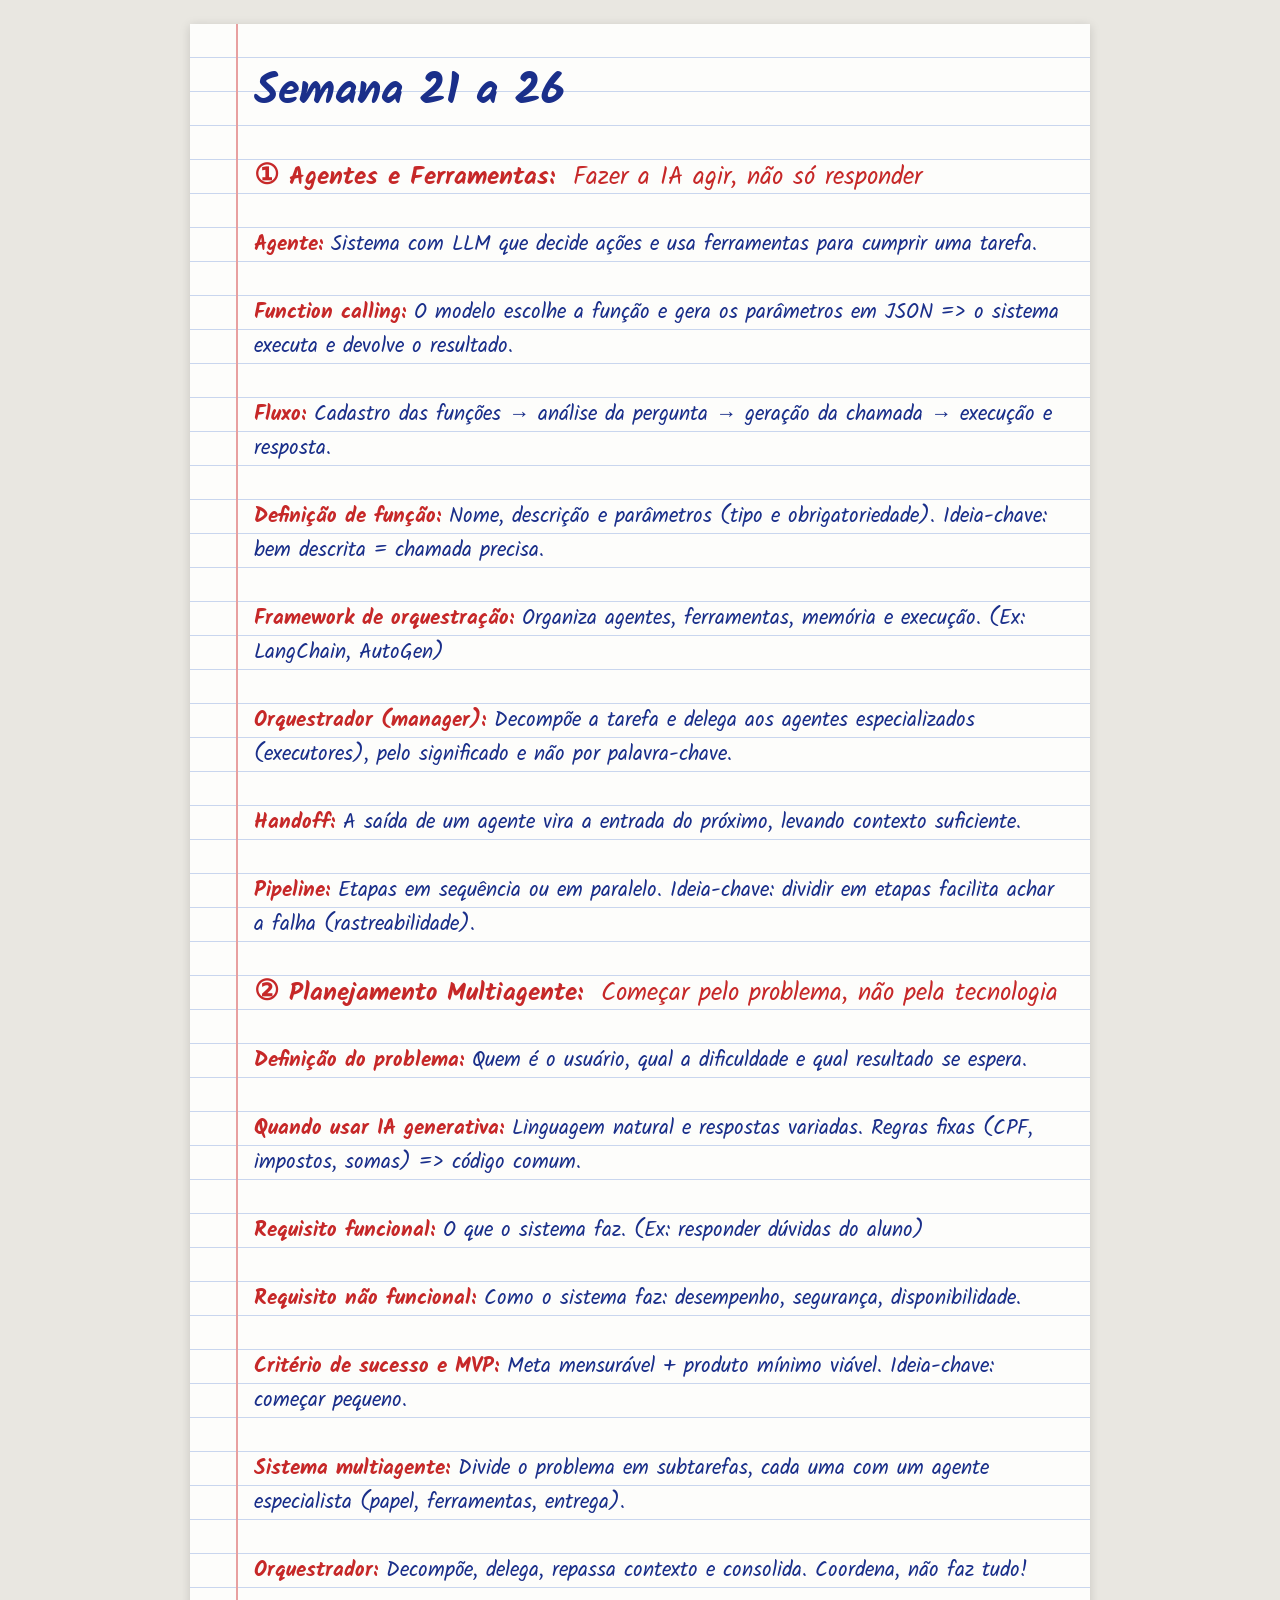
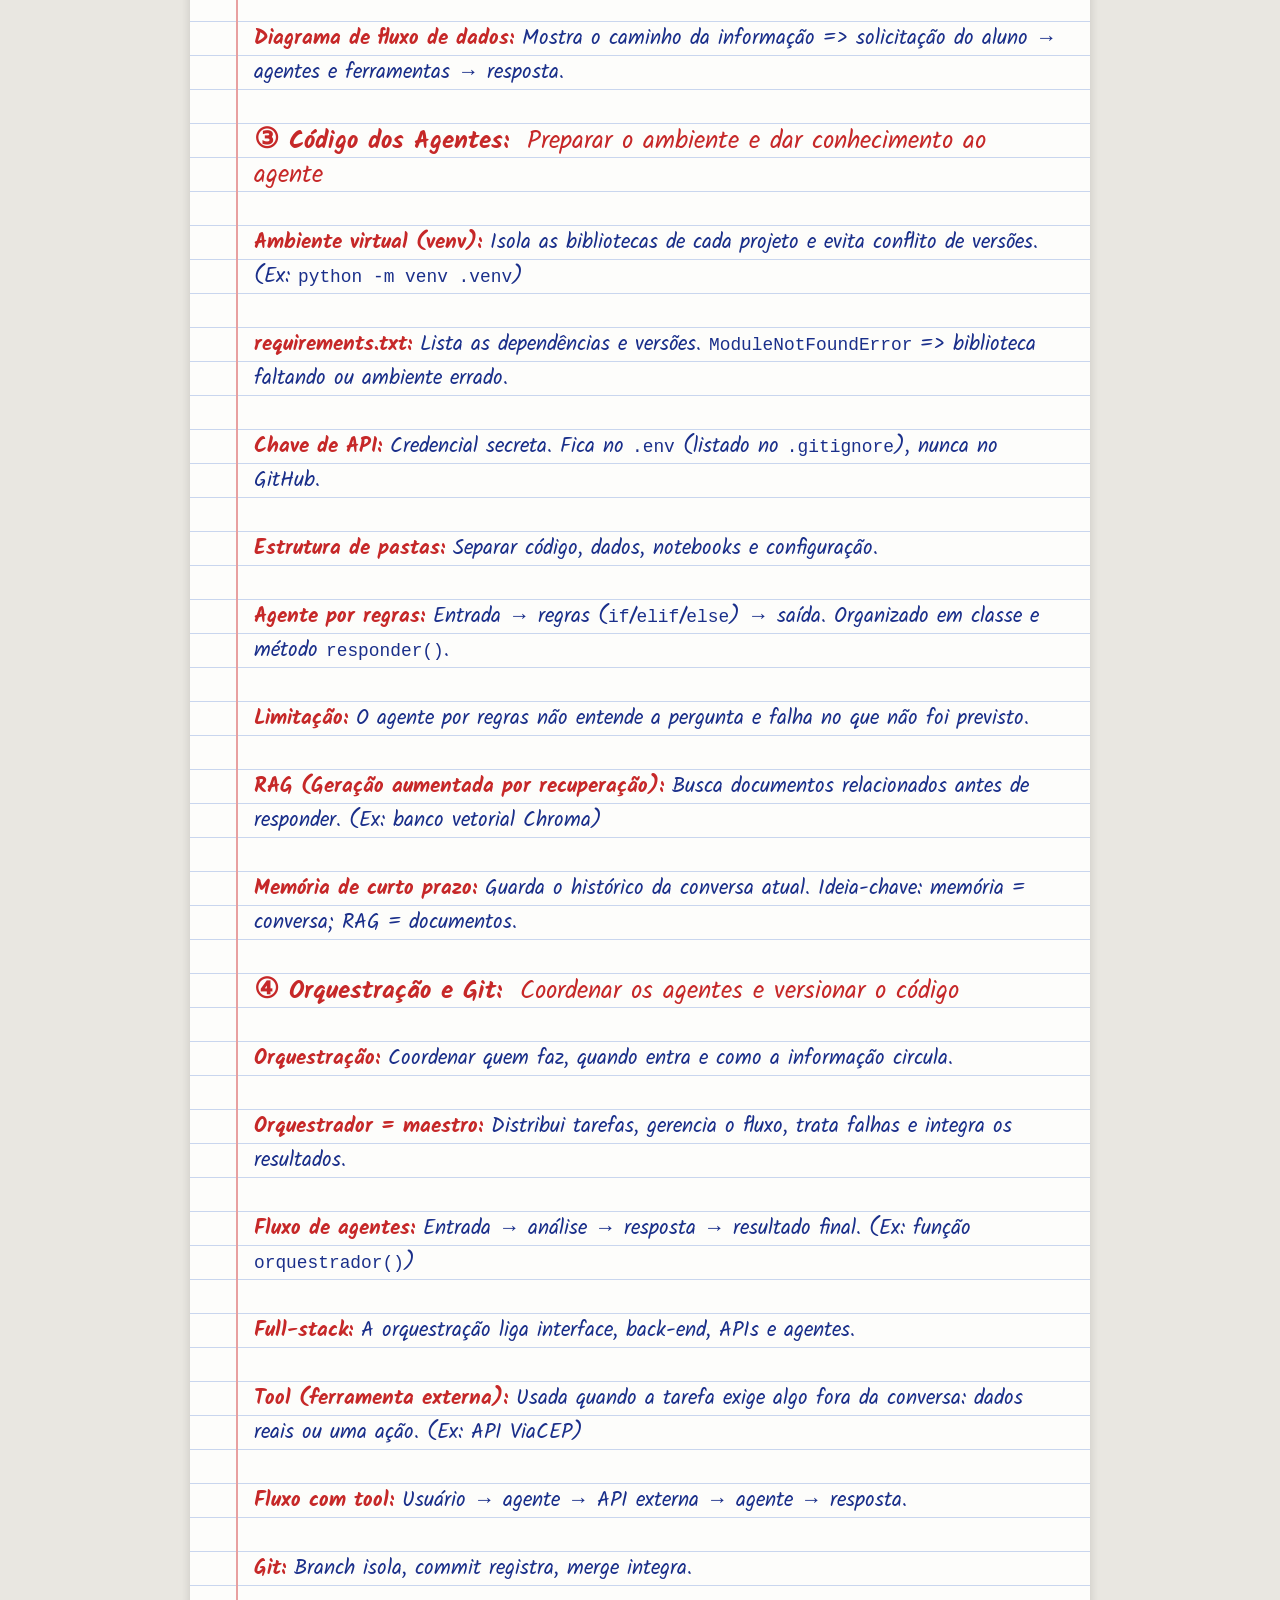
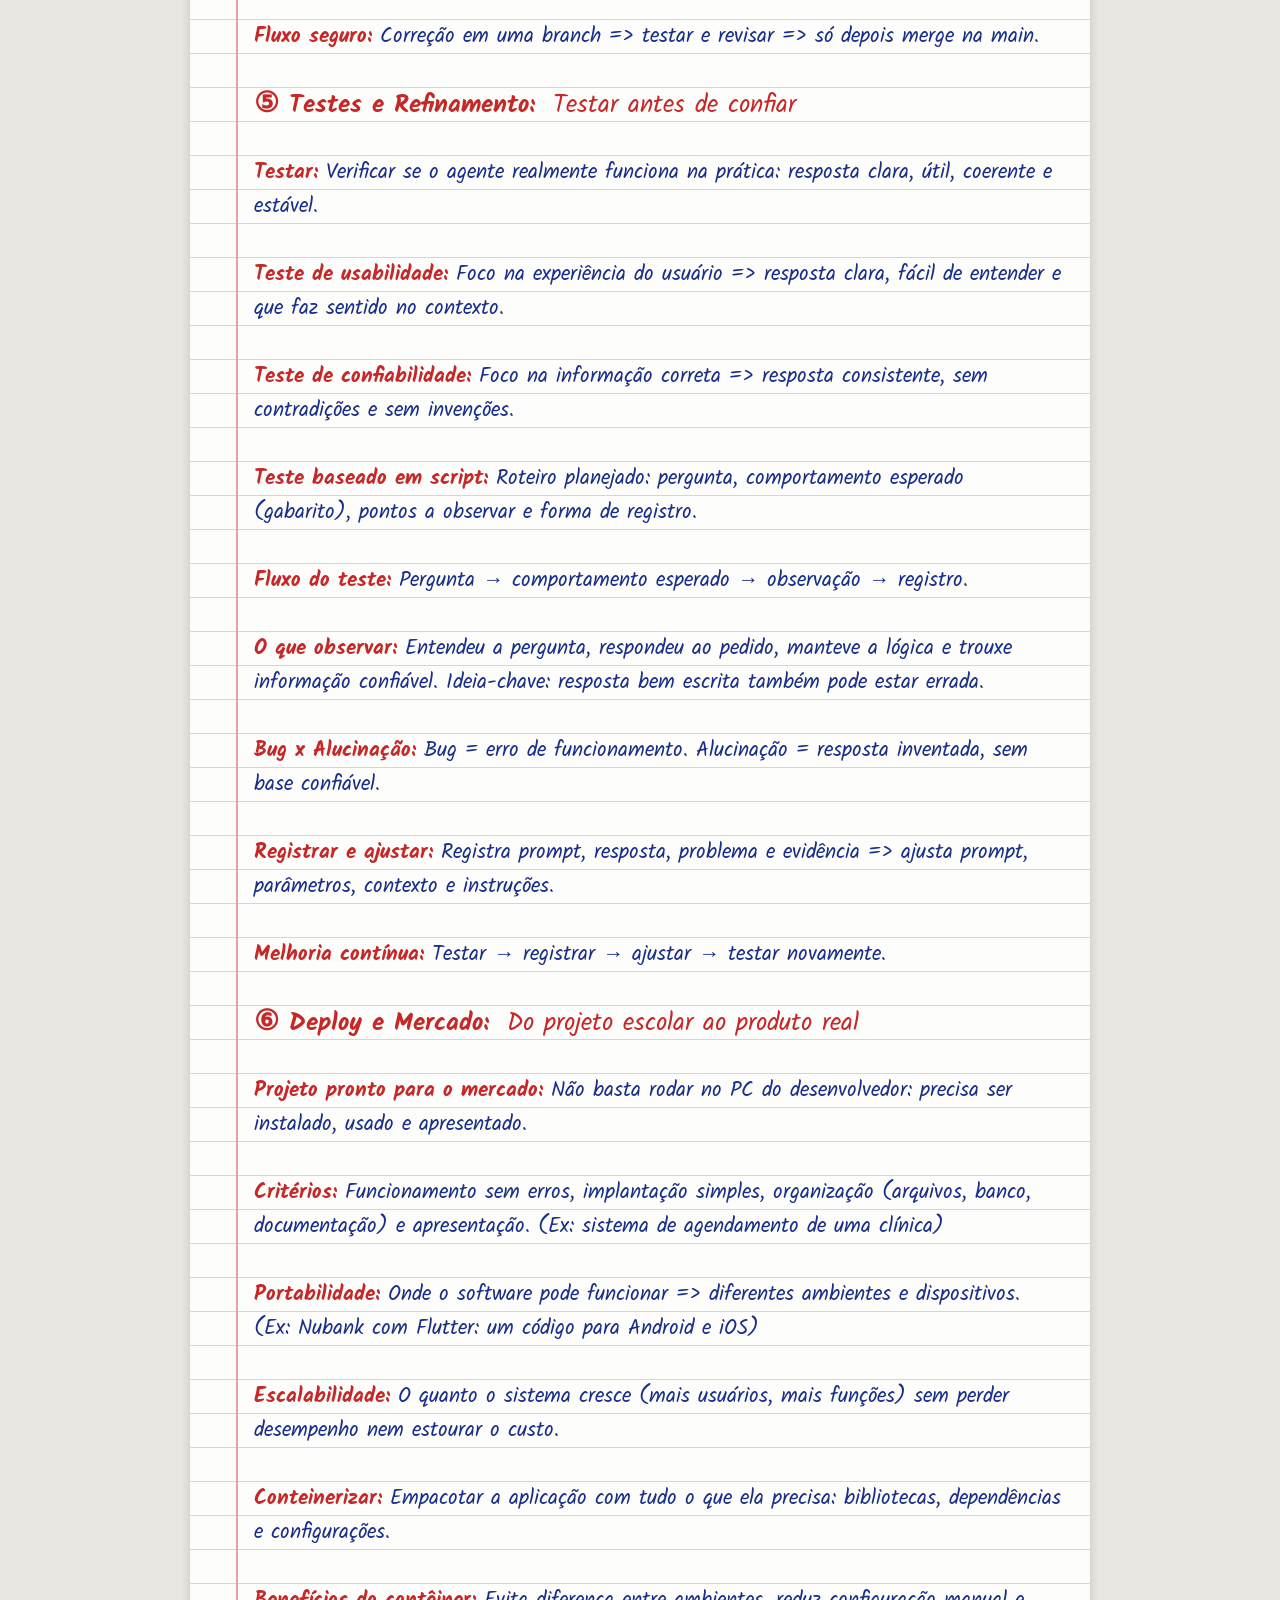
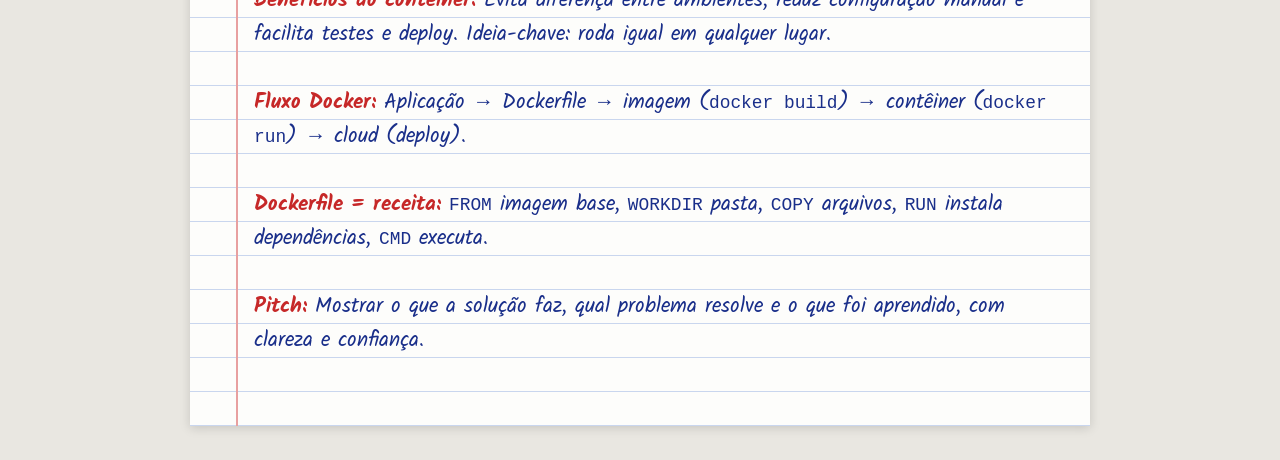
<file: lousa/ia.html>
<!doctype html>
<html lang="pt-BR"><head><meta charset="utf-8">
<meta name="viewport" content="width=device-width, initial-scale=1">
<title>Tópicos da Lousa</title>
<link rel="stylesheet" href="https://fonts.googleapis.com/css2?family=Kalam:wght@400;700&display=swap">
<style>
:root{--paper:#fdfdfb;--rule:#c9d6ee;--margin:#e8a0a0;--red:#c62828;--blue:#1a2f8a;--line:34px}
*{box-sizing:border-box}
body{margin:0;background:#e9e7e1;font-family:Kalam,"Segoe Print","Comic Sans MS",cursive}
.page{max-width:900px;margin:24px auto;padding:var(--line) 28px var(--line) 64px;background:var(--paper);
  background-image:linear-gradient(90deg,transparent 46px,var(--margin) 46px,var(--margin) 48px,transparent 48px),
  repeating-linear-gradient(transparent 0 calc(var(--line) - 1px),var(--rule) calc(var(--line) - 1px) var(--line));
  box-shadow:0 2px 10px rgba(0,0,0,.15);line-height:var(--line);font-size:21px;color:var(--blue)}
h1{font-size:44px;line-height:calc(var(--line)*2);margin:0 0 var(--line);color:var(--blue);font-weight:700}
h2{font-size:25px;line-height:var(--line);margin:var(--line) 0 0;color:var(--red);font-weight:700}
h2 .fr{font-weight:400;margin-left:.3em}
h2 .n{font-size:28px}
p{margin:0 0 var(--line)}
h2+p{margin-top:var(--line)}
.t{color:var(--red);font-weight:700}
code{font-family:Consolas,monospace;font-size:.85em}
@media (max-width:600px){.page{margin:0;padding:var(--line) 14px var(--line) 40px;font-size:18px;
  background-image:linear-gradient(90deg,transparent 28px,var(--margin) 28px,var(--margin) 30px,transparent 30px),
  repeating-linear-gradient(transparent 0 calc(var(--line) - 1px),var(--rule) calc(var(--line) - 1px) var(--line))}h1{font-size:34px}h2{font-size:21px}}
@media print{body{background:none}.page{box-shadow:none;margin:0;max-width:none}h2{break-after:avoid}p{break-inside:avoid}}
</style></head><body><main class="page">
<h1>Semana 21 a 26</h1>
<h2><span class="n">①</span> Agentes e Ferramentas:<span class="fr"> Fazer a IA agir, não só responder</span></h2>
<p><span class="t">Agente:</span> Sistema com LLM que decide ações e usa ferramentas para cumprir uma tarefa.</p>
<p><span class="t">Function calling:</span> O modelo escolhe a função e gera os parâmetros em JSON =&gt; o sistema executa e devolve o resultado.</p>
<p><span class="t">Fluxo:</span> Cadastro das funções → análise da pergunta → geração da chamada → execução e resposta.</p>
<p><span class="t">Definição de função:</span> Nome, descrição e parâmetros (tipo e obrigatoriedade). Ideia-chave: bem descrita = chamada precisa.</p>
<p><span class="t">Framework de orquestração:</span> Organiza agentes, ferramentas, memória e execução. (Ex: LangChain, AutoGen)</p>
<p><span class="t">Orquestrador (manager):</span> Decompõe a tarefa e delega aos agentes especializados (executores), pelo significado e não por palavra-chave.</p>
<p><span class="t">Handoff:</span> A saída de um agente vira a entrada do próximo, levando contexto suficiente.</p>
<p><span class="t">Pipeline:</span> Etapas em sequência ou em paralelo. Ideia-chave: dividir em etapas facilita achar a falha (rastreabilidade).</p>
<h2><span class="n">②</span> Planejamento Multiagente:<span class="fr"> Começar pelo problema, não pela tecnologia</span></h2>
<p><span class="t">Definição do problema:</span> Quem é o usuário, qual a dificuldade e qual resultado se espera.</p>
<p><span class="t">Quando usar IA generativa:</span> Linguagem natural e respostas variadas. Regras fixas (CPF, impostos, somas) =&gt; código comum.</p>
<p><span class="t">Requisito funcional:</span> O que o sistema faz. (Ex: responder dúvidas do aluno)</p>
<p><span class="t">Requisito não funcional:</span> Como o sistema faz: desempenho, segurança, disponibilidade.</p>
<p><span class="t">Critério de sucesso e MVP:</span> Meta mensurável + produto mínimo viável. Ideia-chave: começar pequeno.</p>
<p><span class="t">Sistema multiagente:</span> Divide o problema em subtarefas, cada uma com um agente especialista (papel, ferramentas, entrega).</p>
<p><span class="t">Orquestrador:</span> Decompõe, delega, repassa contexto e consolida. Coordena, não faz tudo!</p>
<p><span class="t">Diagrama de fluxo de dados:</span> Mostra o caminho da informação =&gt; solicitação do aluno → agentes e ferramentas → resposta.</p>
<h2><span class="n">③</span> Código dos Agentes:<span class="fr"> Preparar o ambiente e dar conhecimento ao agente</span></h2>
<p><span class="t">Ambiente virtual (venv):</span> Isola as bibliotecas de cada projeto e evita conflito de versões. (Ex: <code>python -m venv .venv</code>)</p>
<p><span class="t">requirements.txt:</span> Lista as dependências e versões. <code>ModuleNotFoundError</code> =&gt; biblioteca faltando ou ambiente errado.</p>
<p><span class="t">Chave de API:</span> Credencial secreta. Fica no <code>.env</code> (listado no <code>.gitignore</code>), nunca no GitHub.</p>
<p><span class="t">Estrutura de pastas:</span> Separar código, dados, notebooks e configuração.</p>
<p><span class="t">Agente por regras:</span> Entrada → regras (<code>if</code>/<code>elif</code>/<code>else</code>) → saída. Organizado em classe e método <code>responder()</code>.</p>
<p><span class="t">Limitação:</span> O agente por regras não entende a pergunta e falha no que não foi previsto.</p>
<p><span class="t">RAG (Geração aumentada por recuperação):</span> Busca documentos relacionados antes de responder. (Ex: banco vetorial Chroma)</p>
<p><span class="t">Memória de curto prazo:</span> Guarda o histórico da conversa atual. Ideia-chave: memória = conversa; RAG = documentos.</p>
<h2><span class="n">④</span> Orquestração e Git:<span class="fr"> Coordenar os agentes e versionar o código</span></h2>
<p><span class="t">Orquestração:</span> Coordenar quem faz, quando entra e como a informação circula.</p>
<p><span class="t">Orquestrador = maestro:</span> Distribui tarefas, gerencia o fluxo, trata falhas e integra os resultados.</p>
<p><span class="t">Fluxo de agentes:</span> Entrada → análise → resposta → resultado final. (Ex: função <code>orquestrador()</code>)</p>
<p><span class="t">Full-stack:</span> A orquestração liga interface, back-end, APIs e agentes.</p>
<p><span class="t">Tool (ferramenta externa):</span> Usada quando a tarefa exige algo fora da conversa: dados reais ou uma ação. (Ex: API ViaCEP)</p>
<p><span class="t">Fluxo com tool:</span> Usuário → agente → API externa → agente → resposta.</p>
<p><span class="t">Git:</span> Branch isola, commit registra, merge integra.</p>
<p><span class="t">Fluxo seguro:</span> Correção em uma branch =&gt; testar e revisar =&gt; só depois merge na main.</p>
<h2><span class="n">⑤</span> Testes e Refinamento:<span class="fr"> Testar antes de confiar</span></h2>
<p><span class="t">Testar:</span> Verificar se o agente realmente funciona na prática: resposta clara, útil, coerente e estável.</p>
<p><span class="t">Teste de usabilidade:</span> Foco na experiência do usuário =&gt; resposta clara, fácil de entender e que faz sentido no contexto.</p>
<p><span class="t">Teste de confiabilidade:</span> Foco na informação correta =&gt; resposta consistente, sem contradições e sem invenções.</p>
<p><span class="t">Teste baseado em script:</span> Roteiro planejado: pergunta, comportamento esperado (gabarito), pontos a observar e forma de registro.</p>
<p><span class="t">Fluxo do teste:</span> Pergunta → comportamento esperado → observação → registro.</p>
<p><span class="t">O que observar:</span> Entendeu a pergunta, respondeu ao pedido, manteve a lógica e trouxe informação confiável. Ideia-chave: resposta bem escrita também pode estar errada.</p>
<p><span class="t">Bug x Alucinação:</span> Bug = erro de funcionamento. Alucinação = resposta inventada, sem base confiável.</p>
<p><span class="t">Registrar e ajustar:</span> Registra prompt, resposta, problema e evidência =&gt; ajusta prompt, parâmetros, contexto e instruções.</p>
<p><span class="t">Melhoria contínua:</span> Testar → registrar → ajustar → testar novamente.</p>
<h2><span class="n">⑥</span> Deploy e Mercado:<span class="fr"> Do projeto escolar ao produto real</span></h2>
<p><span class="t">Projeto pronto para o mercado:</span> Não basta rodar no PC do desenvolvedor: precisa ser instalado, usado e apresentado.</p>
<p><span class="t">Critérios:</span> Funcionamento sem erros, implantação simples, organização (arquivos, banco, documentação) e apresentação. (Ex: sistema de agendamento de uma clínica)</p>
<p><span class="t">Portabilidade:</span> Onde o software pode funcionar =&gt; diferentes ambientes e dispositivos. (Ex: Nubank com Flutter: um código para Android e iOS)</p>
<p><span class="t">Escalabilidade:</span> O quanto o sistema cresce (mais usuários, mais funções) sem perder desempenho nem estourar o custo.</p>
<p><span class="t">Conteinerizar:</span> Empacotar a aplicação com tudo o que ela precisa: bibliotecas, dependências e configurações.</p>
<p><span class="t">Benefícios do contêiner:</span> Evita diferença entre ambientes, reduz configuração manual e facilita testes e deploy. Ideia-chave: roda igual em qualquer lugar.</p>
<p><span class="t">Fluxo Docker:</span> Aplicação → Dockerfile → imagem (<code>docker build</code>) → contêiner (<code>docker run</code>) → cloud (deploy).</p>
<p><span class="t">Dockerfile = receita:</span> <code>FROM</code> imagem base, <code>WORKDIR</code> pasta, <code>COPY</code> arquivos, <code>RUN</code> instala dependências, <code>CMD</code> executa.</p>
<p><span class="t">Pitch:</span> Mostrar o que a solução faz, qual problema resolve e o que foi aprendido, com clareza e confiança.</p>
</main></body></html>
</file>
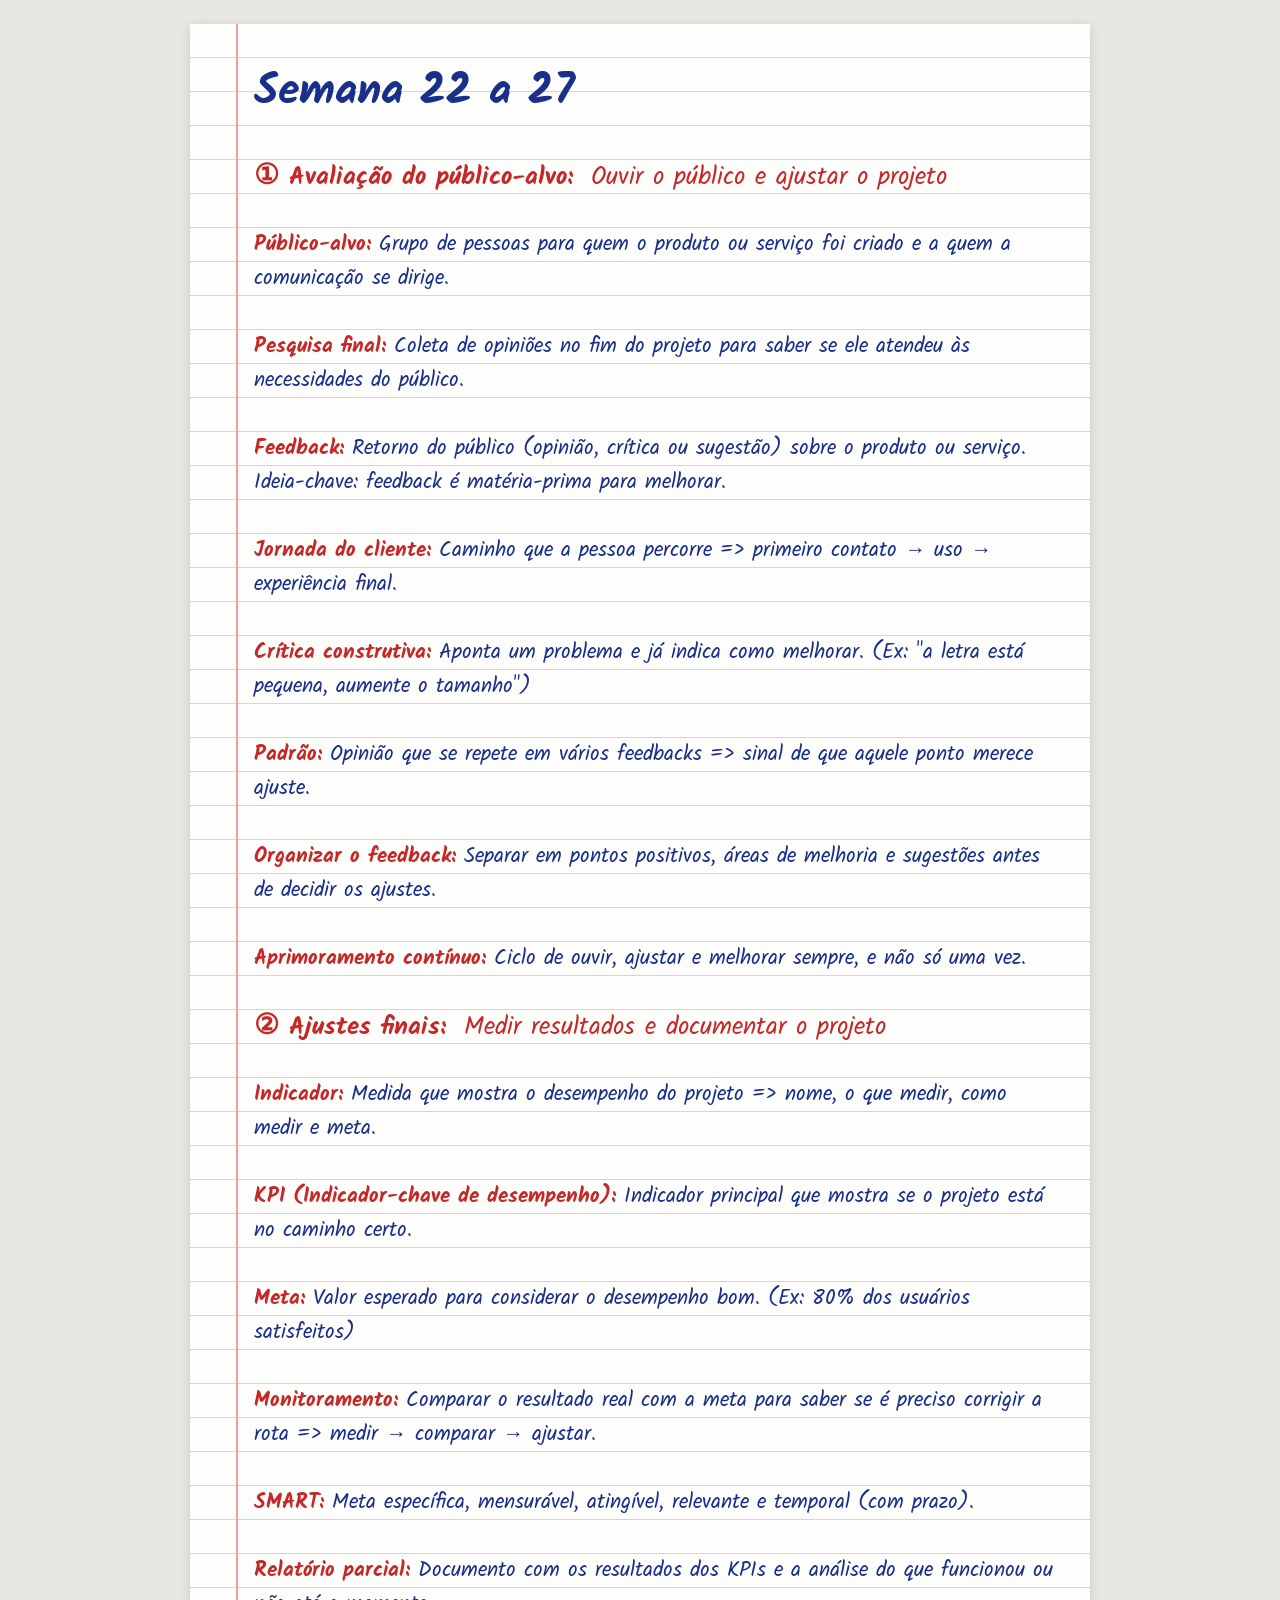
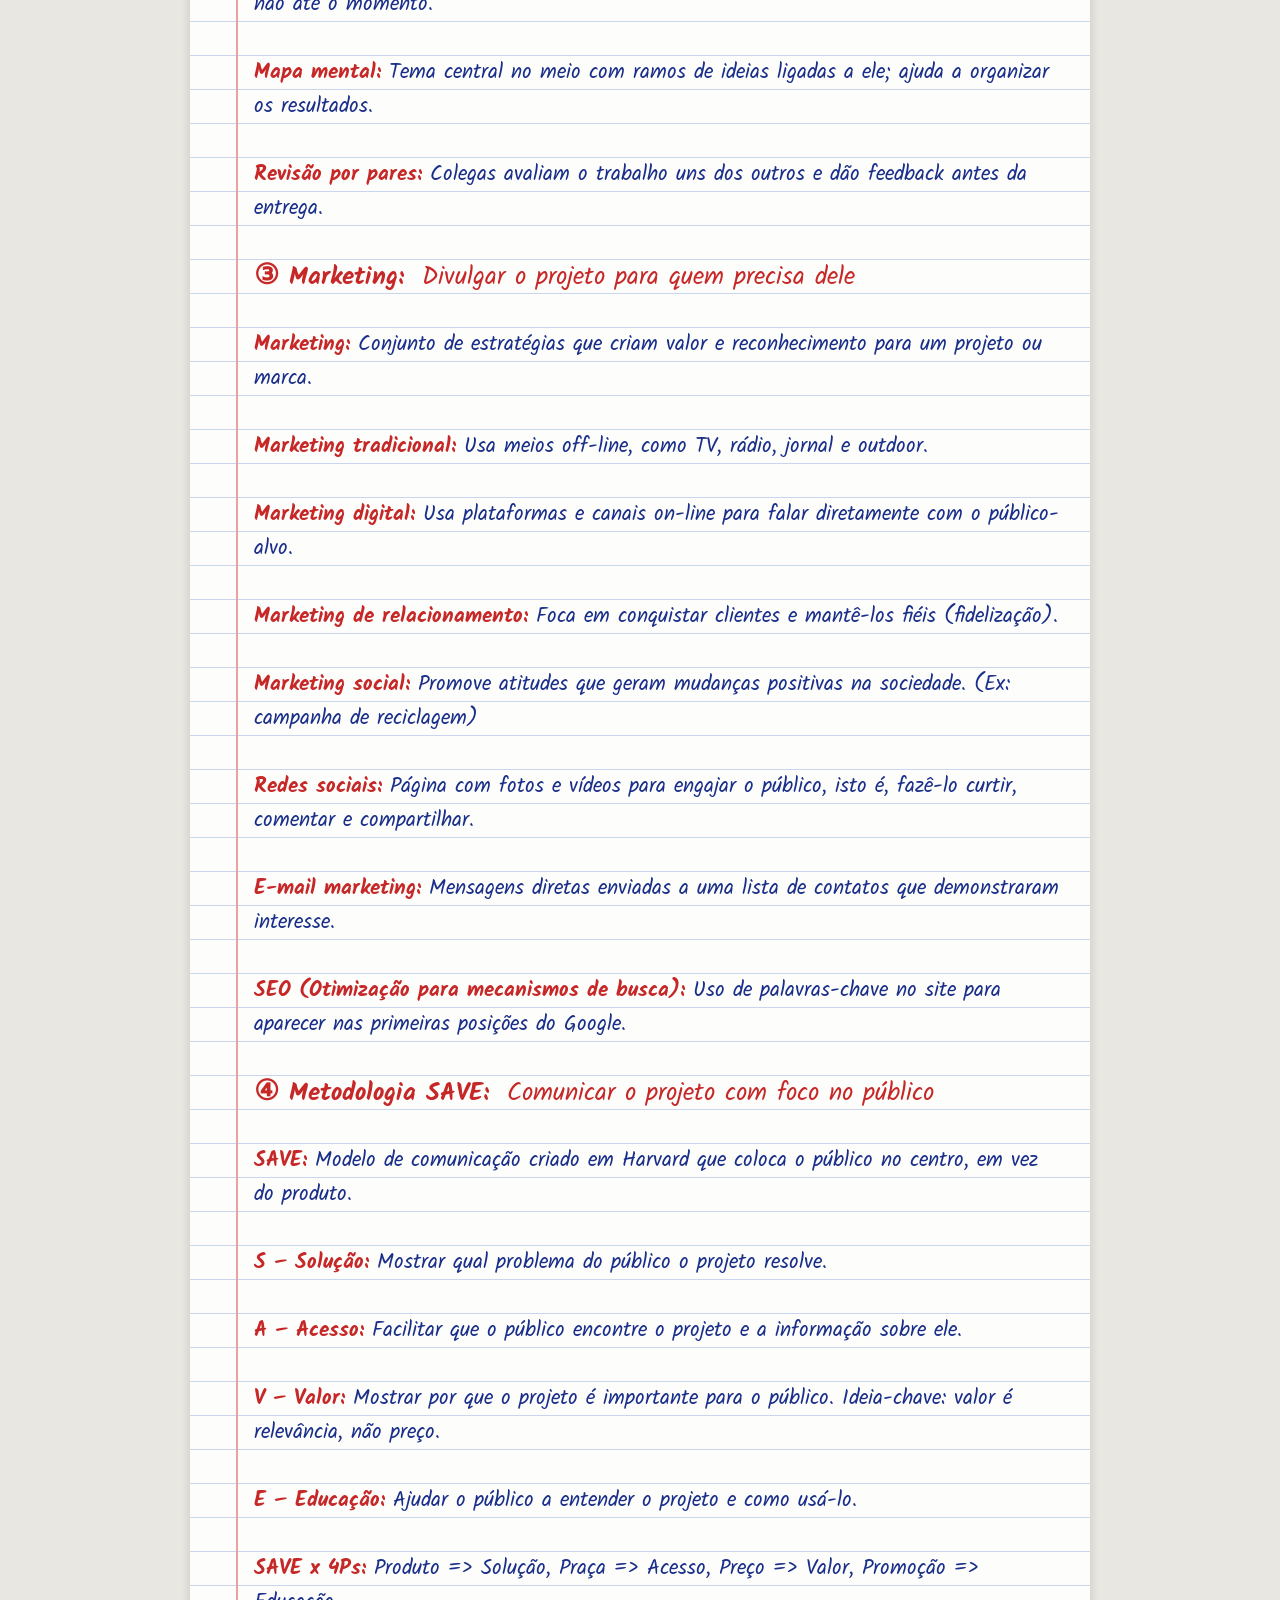
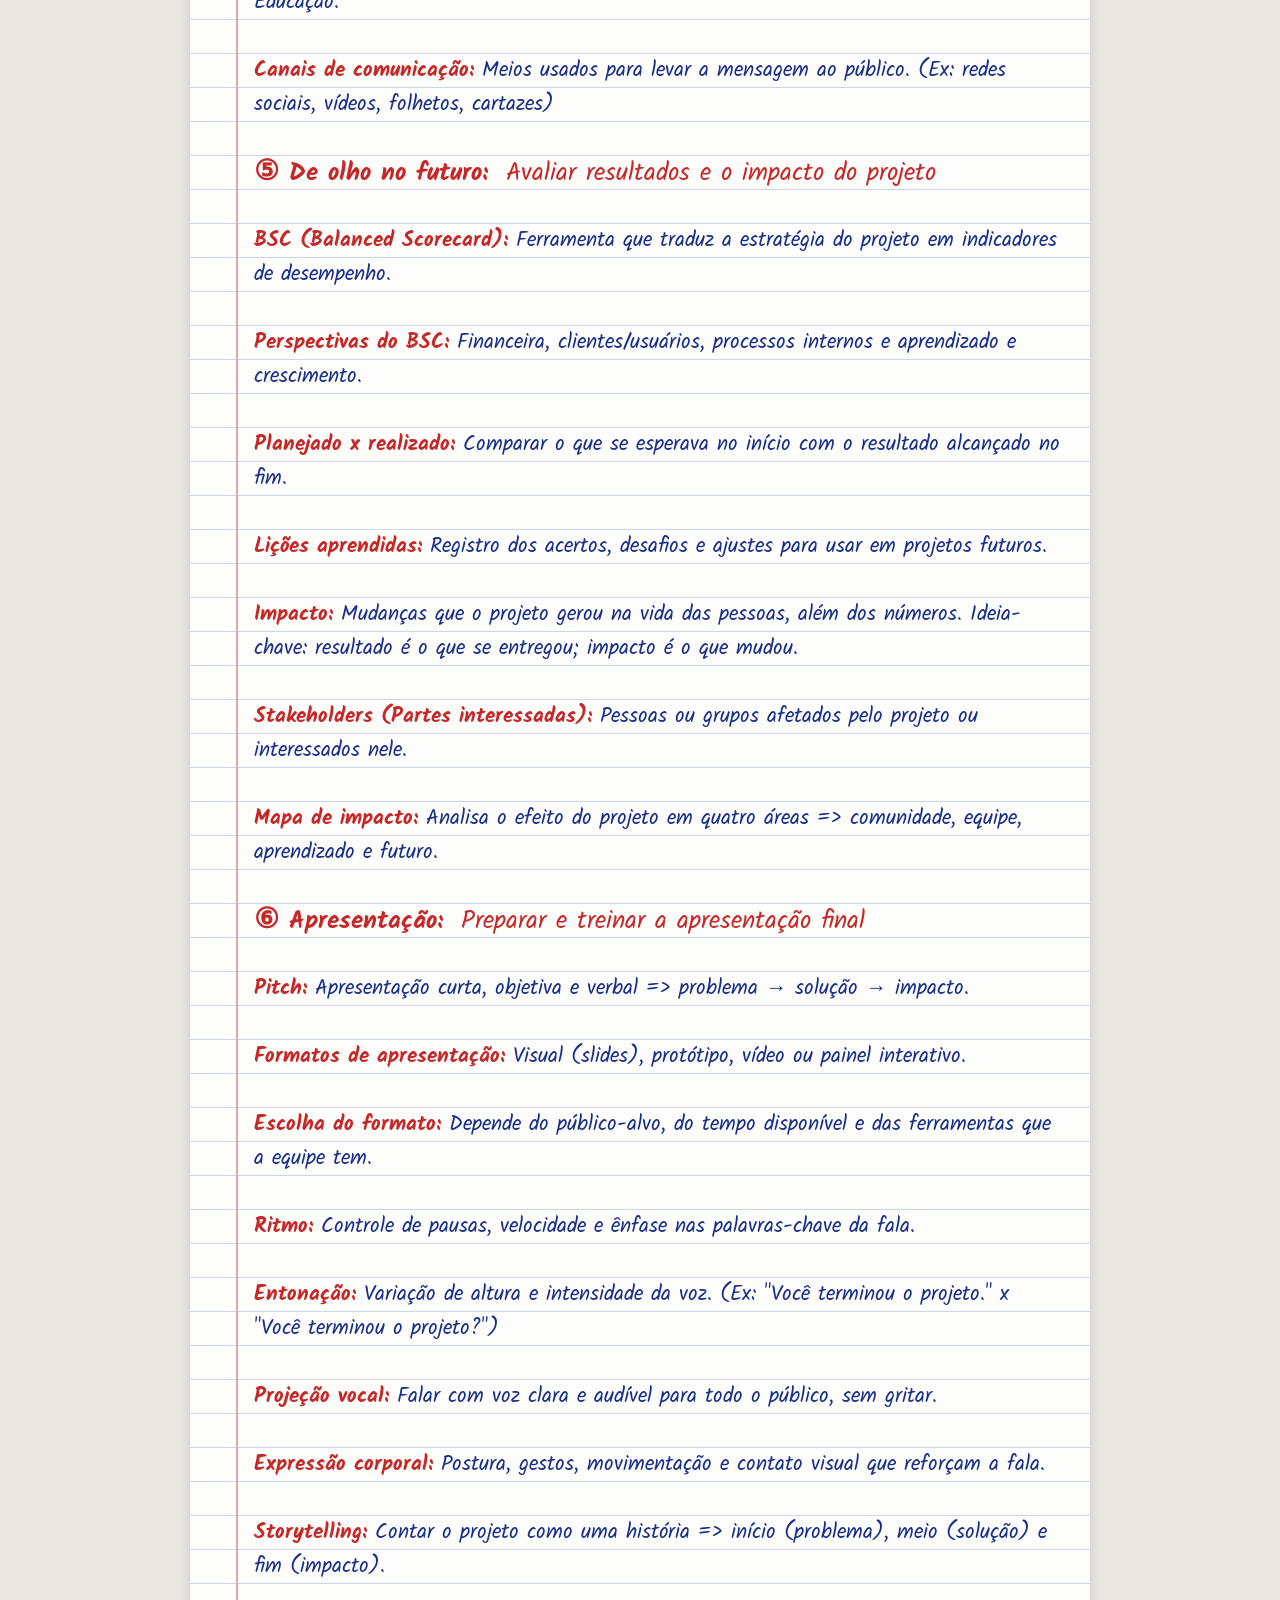
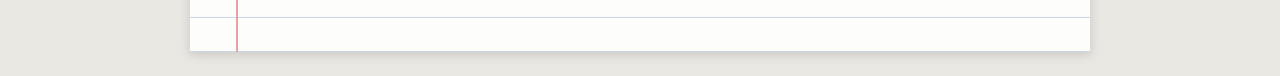
<file: lousa/projeto-multidisciplinar.html>
<!doctype html>
<html lang="pt-BR"><head><meta charset="utf-8">
<meta name="viewport" content="width=device-width, initial-scale=1">
<title>Tópicos da Lousa</title>
<link rel="stylesheet" href="https://fonts.googleapis.com/css2?family=Kalam:wght@400;700&display=swap">
<style>
:root{--paper:#fdfdfb;--rule:#c9d6ee;--margin:#e8a0a0;--red:#c62828;--blue:#1a2f8a;--line:34px}
*{box-sizing:border-box}
body{margin:0;background:#e9e7e1;font-family:Kalam,"Segoe Print","Comic Sans MS",cursive}
.page{max-width:900px;margin:24px auto;padding:var(--line) 28px var(--line) 64px;background:var(--paper);
  background-image:linear-gradient(90deg,transparent 46px,var(--margin) 46px,var(--margin) 48px,transparent 48px),
  repeating-linear-gradient(transparent 0 calc(var(--line) - 1px),var(--rule) calc(var(--line) - 1px) var(--line));
  box-shadow:0 2px 10px rgba(0,0,0,.15);line-height:var(--line);font-size:21px;color:var(--blue)}
h1{font-size:44px;line-height:calc(var(--line)*2);margin:0 0 var(--line);color:var(--blue);font-weight:700}
h2{font-size:25px;line-height:var(--line);margin:var(--line) 0 0;color:var(--red);font-weight:700}
h2 .fr{font-weight:400;margin-left:.3em}
h2 .n{font-size:28px}
p{margin:0 0 var(--line)}
h2+p{margin-top:var(--line)}
.t{color:var(--red);font-weight:700}
code{font-family:Consolas,monospace;font-size:.85em}
@media (max-width:600px){.page{margin:0;padding:var(--line) 14px var(--line) 40px;font-size:18px;
  background-image:linear-gradient(90deg,transparent 28px,var(--margin) 28px,var(--margin) 30px,transparent 30px),
  repeating-linear-gradient(transparent 0 calc(var(--line) - 1px),var(--rule) calc(var(--line) - 1px) var(--line))}h1{font-size:34px}h2{font-size:21px}}
@media print{body{background:none}.page{box-shadow:none;margin:0;max-width:none}h2{break-after:avoid}p{break-inside:avoid}}
</style></head><body><main class="page">
<h1>Semana 22 a 27</h1>
<h2><span class="n">①</span> Avaliação do público-alvo:<span class="fr"> Ouvir o público e ajustar o projeto</span></h2>
<p><span class="t">Público-alvo:</span> Grupo de pessoas para quem o produto ou serviço foi criado e a quem a comunicação se dirige.</p>
<p><span class="t">Pesquisa final:</span> Coleta de opiniões no fim do projeto para saber se ele atendeu às necessidades do público.</p>
<p><span class="t">Feedback:</span> Retorno do público (opinião, crítica ou sugestão) sobre o produto ou serviço. Ideia-chave: feedback é matéria-prima para melhorar.</p>
<p><span class="t">Jornada do cliente:</span> Caminho que a pessoa percorre =&gt; primeiro contato → uso → experiência final.</p>
<p><span class="t">Crítica construtiva:</span> Aponta um problema e já indica como melhorar. (Ex: &quot;a letra está pequena, aumente o tamanho&quot;)</p>
<p><span class="t">Padrão:</span> Opinião que se repete em vários feedbacks =&gt; sinal de que aquele ponto merece ajuste.</p>
<p><span class="t">Organizar o feedback:</span> Separar em pontos positivos, áreas de melhoria e sugestões antes de decidir os ajustes.</p>
<p><span class="t">Aprimoramento contínuo:</span> Ciclo de ouvir, ajustar e melhorar sempre, e não só uma vez.</p>
<h2><span class="n">②</span> Ajustes finais:<span class="fr"> Medir resultados e documentar o projeto</span></h2>
<p><span class="t">Indicador:</span> Medida que mostra o desempenho do projeto =&gt; nome, o que medir, como medir e meta.</p>
<p><span class="t">KPI (Indicador-chave de desempenho):</span> Indicador principal que mostra se o projeto está no caminho certo.</p>
<p><span class="t">Meta:</span> Valor esperado para considerar o desempenho bom. (Ex: 80% dos usuários satisfeitos)</p>
<p><span class="t">Monitoramento:</span> Comparar o resultado real com a meta para saber se é preciso corrigir a rota =&gt; medir → comparar → ajustar.</p>
<p><span class="t">SMART:</span> Meta específica, mensurável, atingível, relevante e temporal (com prazo).</p>
<p><span class="t">Relatório parcial:</span> Documento com os resultados dos KPIs e a análise do que funcionou ou não até o momento.</p>
<p><span class="t">Mapa mental:</span> Tema central no meio com ramos de ideias ligadas a ele; ajuda a organizar os resultados.</p>
<p><span class="t">Revisão por pares:</span> Colegas avaliam o trabalho uns dos outros e dão feedback antes da entrega.</p>
<h2><span class="n">③</span> Marketing:<span class="fr"> Divulgar o projeto para quem precisa dele</span></h2>
<p><span class="t">Marketing:</span> Conjunto de estratégias que criam valor e reconhecimento para um projeto ou marca.</p>
<p><span class="t">Marketing tradicional:</span> Usa meios off-line, como TV, rádio, jornal e outdoor.</p>
<p><span class="t">Marketing digital:</span> Usa plataformas e canais on-line para falar diretamente com o público-alvo.</p>
<p><span class="t">Marketing de relacionamento:</span> Foca em conquistar clientes e mantê-los fiéis (fidelização).</p>
<p><span class="t">Marketing social:</span> Promove atitudes que geram mudanças positivas na sociedade. (Ex: campanha de reciclagem)</p>
<p><span class="t">Redes sociais:</span> Página com fotos e vídeos para engajar o público, isto é, fazê-lo curtir, comentar e compartilhar.</p>
<p><span class="t">E-mail marketing:</span> Mensagens diretas enviadas a uma lista de contatos que demonstraram interesse.</p>
<p><span class="t">SEO (Otimização para mecanismos de busca):</span> Uso de palavras-chave no site para aparecer nas primeiras posições do Google.</p>
<h2><span class="n">④</span> Metodologia SAVE:<span class="fr"> Comunicar o projeto com foco no público</span></h2>
<p><span class="t">SAVE:</span> Modelo de comunicação criado em Harvard que coloca o público no centro, em vez do produto.</p>
<p><span class="t">S – Solução:</span> Mostrar qual problema do público o projeto resolve.</p>
<p><span class="t">A – Acesso:</span> Facilitar que o público encontre o projeto e a informação sobre ele.</p>
<p><span class="t">V – Valor:</span> Mostrar por que o projeto é importante para o público. Ideia-chave: valor é relevância, não preço.</p>
<p><span class="t">E – Educação:</span> Ajudar o público a entender o projeto e como usá-lo.</p>
<p><span class="t">SAVE x 4Ps:</span> Produto =&gt; Solução, Praça =&gt; Acesso, Preço =&gt; Valor, Promoção =&gt; Educação.</p>
<p><span class="t">Canais de comunicação:</span> Meios usados para levar a mensagem ao público. (Ex: redes sociais, vídeos, folhetos, cartazes)</p>
<h2><span class="n">⑤</span> De olho no futuro:<span class="fr"> Avaliar resultados e o impacto do projeto</span></h2>
<p><span class="t">BSC (Balanced Scorecard):</span> Ferramenta que traduz a estratégia do projeto em indicadores de desempenho.</p>
<p><span class="t">Perspectivas do BSC:</span> Financeira, clientes/usuários, processos internos e aprendizado e crescimento.</p>
<p><span class="t">Planejado x realizado:</span> Comparar o que se esperava no início com o resultado alcançado no fim.</p>
<p><span class="t">Lições aprendidas:</span> Registro dos acertos, desafios e ajustes para usar em projetos futuros.</p>
<p><span class="t">Impacto:</span> Mudanças que o projeto gerou na vida das pessoas, além dos números. Ideia-chave: resultado é o que se entregou; impacto é o que mudou.</p>
<p><span class="t">Stakeholders (Partes interessadas):</span> Pessoas ou grupos afetados pelo projeto ou interessados nele.</p>
<p><span class="t">Mapa de impacto:</span> Analisa o efeito do projeto em quatro áreas =&gt; comunidade, equipe, aprendizado e futuro.</p>
<h2><span class="n">⑥</span> Apresentação:<span class="fr"> Preparar e treinar a apresentação final</span></h2>
<p><span class="t">Pitch:</span> Apresentação curta, objetiva e verbal =&gt; problema → solução → impacto.</p>
<p><span class="t">Formatos de apresentação:</span> Visual (slides), protótipo, vídeo ou painel interativo.</p>
<p><span class="t">Escolha do formato:</span> Depende do público-alvo, do tempo disponível e das ferramentas que a equipe tem.</p>
<p><span class="t">Ritmo:</span> Controle de pausas, velocidade e ênfase nas palavras-chave da fala.</p>
<p><span class="t">Entonação:</span> Variação de altura e intensidade da voz. (Ex: &quot;Você terminou o projeto.&quot; x &quot;Você terminou o projeto?&quot;)</p>
<p><span class="t">Projeção vocal:</span> Falar com voz clara e audível para todo o público, sem gritar.</p>
<p><span class="t">Expressão corporal:</span> Postura, gestos, movimentação e contato visual que reforçam a fala.</p>
<p><span class="t">Storytelling:</span> Contar o projeto como uma história =&gt; início (problema), meio (solução) e fim (impacto).</p>
</main></body></html>
</file>
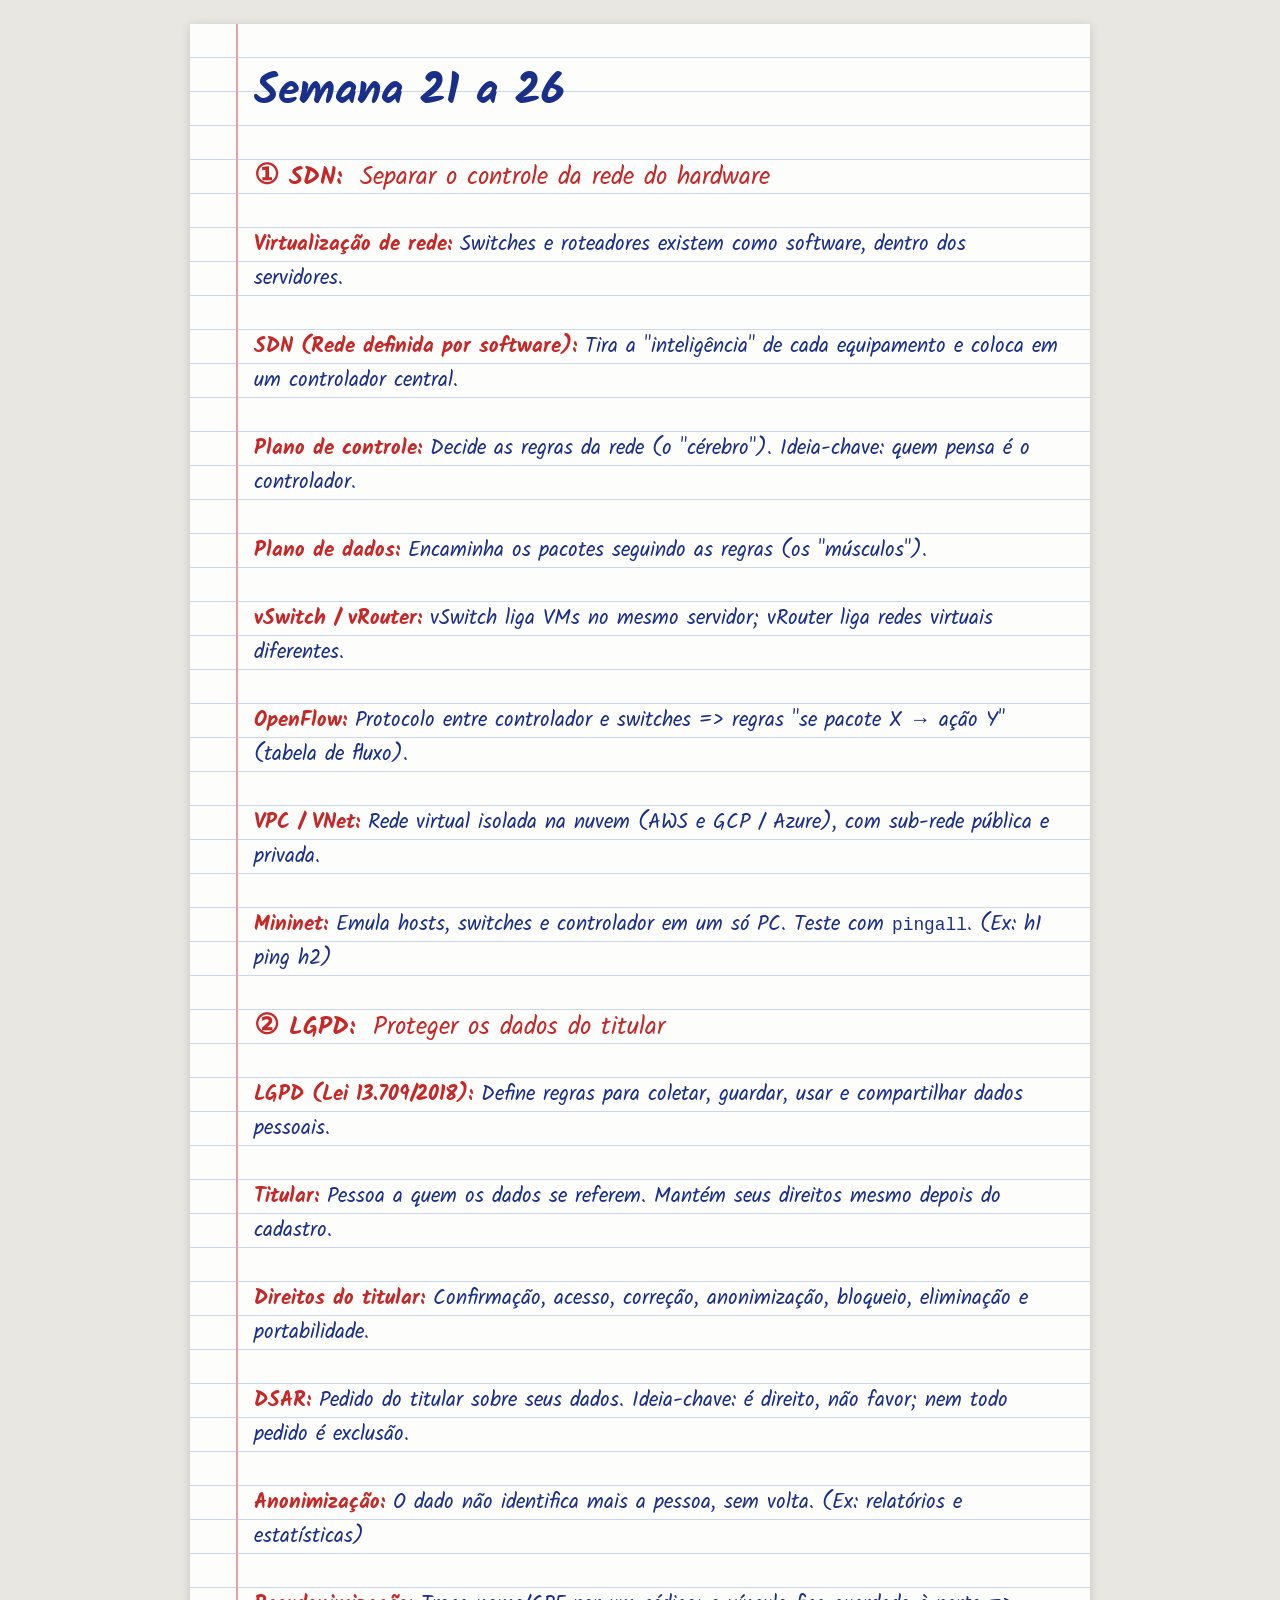
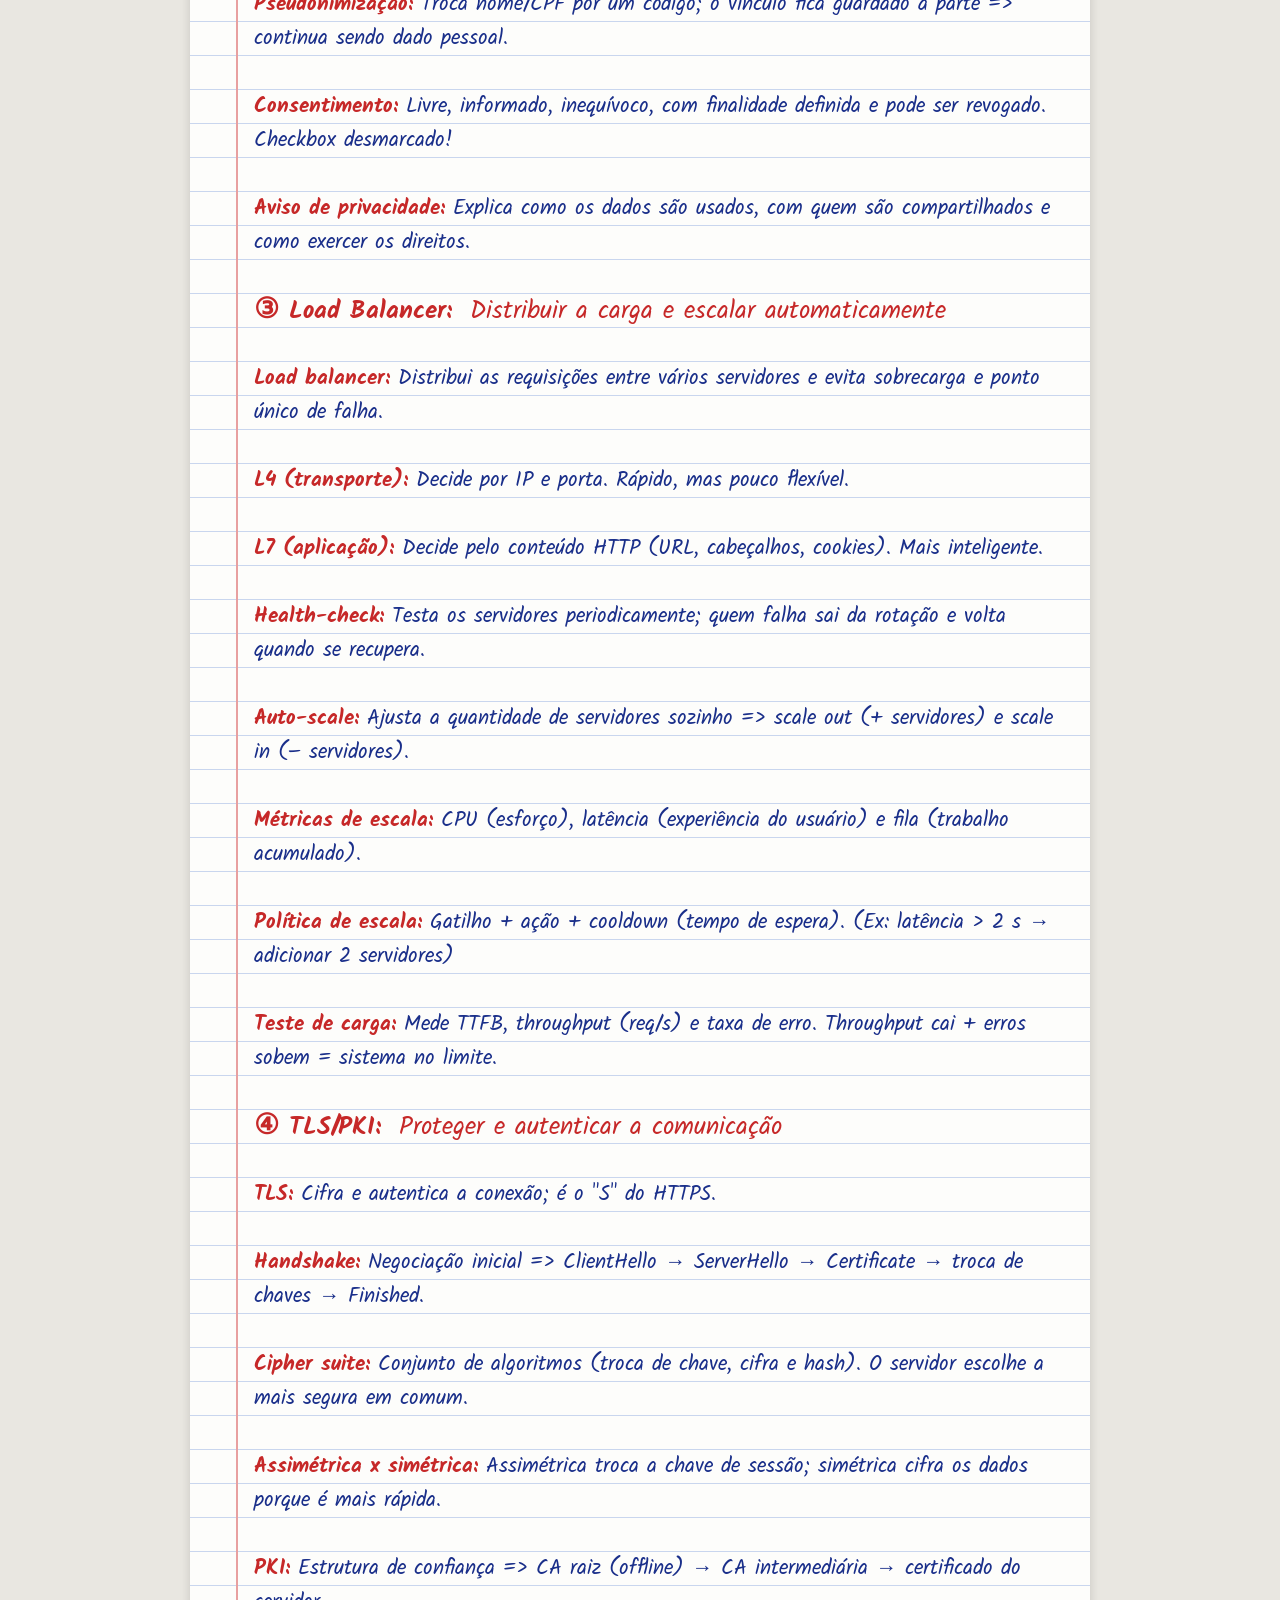
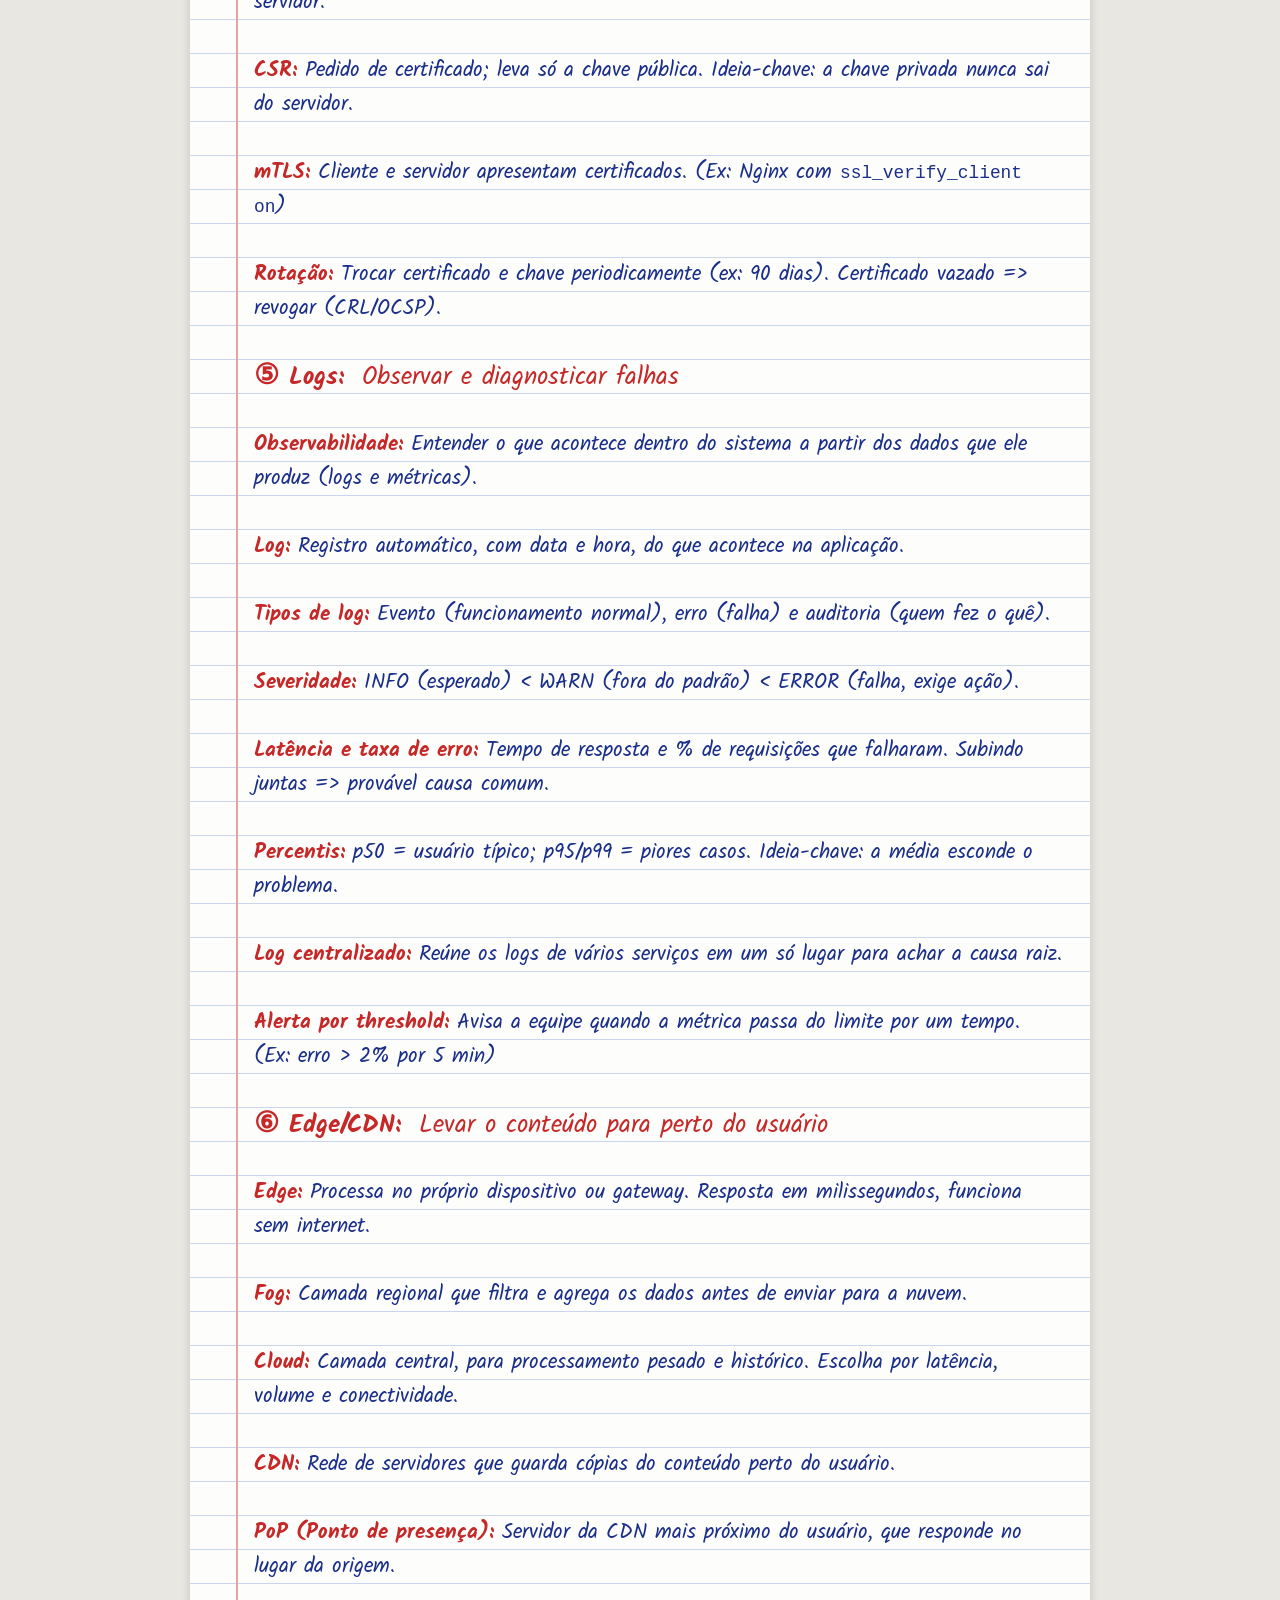
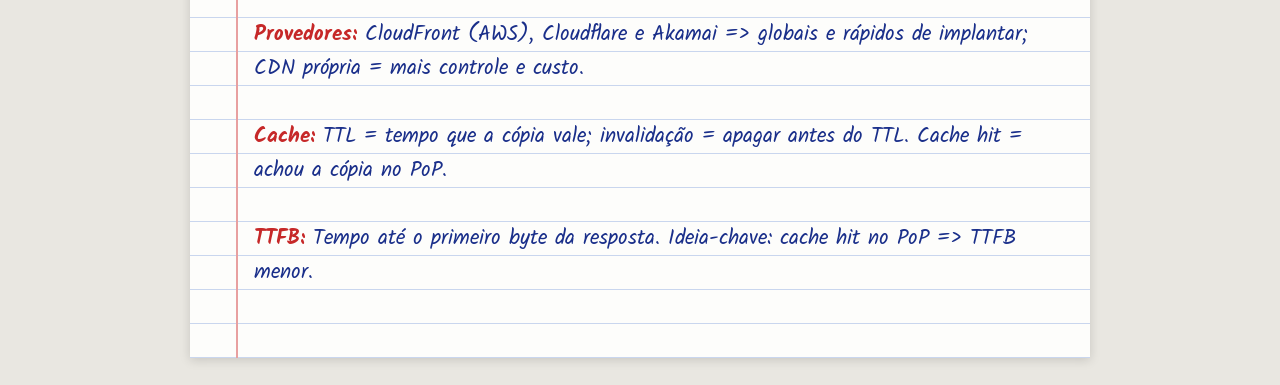
<file: lousa/redes.html>
<!doctype html>
<html lang="pt-BR"><head><meta charset="utf-8">
<meta name="viewport" content="width=device-width, initial-scale=1">
<title>Tópicos da Lousa</title>
<link rel="stylesheet" href="https://fonts.googleapis.com/css2?family=Kalam:wght@400;700&display=swap">
<style>
:root{--paper:#fdfdfb;--rule:#c9d6ee;--margin:#e8a0a0;--red:#c62828;--blue:#1a2f8a;--line:34px}
*{box-sizing:border-box}
body{margin:0;background:#e9e7e1;font-family:Kalam,"Segoe Print","Comic Sans MS",cursive}
.page{max-width:900px;margin:24px auto;padding:var(--line) 28px var(--line) 64px;background:var(--paper);
  background-image:linear-gradient(90deg,transparent 46px,var(--margin) 46px,var(--margin) 48px,transparent 48px),
  repeating-linear-gradient(transparent 0 calc(var(--line) - 1px),var(--rule) calc(var(--line) - 1px) var(--line));
  box-shadow:0 2px 10px rgba(0,0,0,.15);line-height:var(--line);font-size:21px;color:var(--blue)}
h1{font-size:44px;line-height:calc(var(--line)*2);margin:0 0 var(--line);color:var(--blue);font-weight:700}
h2{font-size:25px;line-height:var(--line);margin:var(--line) 0 0;color:var(--red);font-weight:700}
h2 .fr{font-weight:400;margin-left:.3em}
h2 .n{font-size:28px}
p{margin:0 0 var(--line)}
h2+p{margin-top:var(--line)}
.t{color:var(--red);font-weight:700}
code{font-family:Consolas,monospace;font-size:.85em}
@media (max-width:600px){.page{margin:0;padding:var(--line) 14px var(--line) 40px;font-size:18px;
  background-image:linear-gradient(90deg,transparent 28px,var(--margin) 28px,var(--margin) 30px,transparent 30px),
  repeating-linear-gradient(transparent 0 calc(var(--line) - 1px),var(--rule) calc(var(--line) - 1px) var(--line))}h1{font-size:34px}h2{font-size:21px}}
@media print{body{background:none}.page{box-shadow:none;margin:0;max-width:none}h2{break-after:avoid}p{break-inside:avoid}}
</style></head><body><main class="page">
<h1>Semana 21 a 26</h1>
<h2><span class="n">①</span> SDN:<span class="fr"> Separar o controle da rede do hardware</span></h2>
<p><span class="t">Virtualização de rede:</span> Switches e roteadores existem como software, dentro dos servidores.</p>
<p><span class="t">SDN (Rede definida por software):</span> Tira a &quot;inteligência&quot; de cada equipamento e coloca em um controlador central.</p>
<p><span class="t">Plano de controle:</span> Decide as regras da rede (o &quot;cérebro&quot;). Ideia-chave: quem pensa é o controlador.</p>
<p><span class="t">Plano de dados:</span> Encaminha os pacotes seguindo as regras (os &quot;músculos&quot;).</p>
<p><span class="t">vSwitch / vRouter:</span> vSwitch liga VMs no mesmo servidor; vRouter liga redes virtuais diferentes.</p>
<p><span class="t">OpenFlow:</span> Protocolo entre controlador e switches =&gt; regras &quot;se pacote X → ação Y&quot; (tabela de fluxo).</p>
<p><span class="t">VPC / VNet:</span> Rede virtual isolada na nuvem (AWS e GCP / Azure), com sub-rede pública e privada.</p>
<p><span class="t">Mininet:</span> Emula hosts, switches e controlador em um só PC. Teste com <code>pingall</code>. (Ex: h1 ping h2)</p>
<h2><span class="n">②</span> LGPD:<span class="fr"> Proteger os dados do titular</span></h2>
<p><span class="t">LGPD (Lei 13.709/2018):</span> Define regras para coletar, guardar, usar e compartilhar dados pessoais.</p>
<p><span class="t">Titular:</span> Pessoa a quem os dados se referem. Mantém seus direitos mesmo depois do cadastro.</p>
<p><span class="t">Direitos do titular:</span> Confirmação, acesso, correção, anonimização, bloqueio, eliminação e portabilidade.</p>
<p><span class="t">DSAR:</span> Pedido do titular sobre seus dados. Ideia-chave: é direito, não favor; nem todo pedido é exclusão.</p>
<p><span class="t">Anonimização:</span> O dado não identifica mais a pessoa, sem volta. (Ex: relatórios e estatísticas)</p>
<p><span class="t">Pseudonimização:</span> Troca nome/CPF por um código; o vínculo fica guardado à parte =&gt; continua sendo dado pessoal.</p>
<p><span class="t">Consentimento:</span> Livre, informado, inequívoco, com finalidade definida e pode ser revogado. Checkbox desmarcado!</p>
<p><span class="t">Aviso de privacidade:</span> Explica como os dados são usados, com quem são compartilhados e como exercer os direitos.</p>
<h2><span class="n">③</span> Load Balancer:<span class="fr"> Distribuir a carga e escalar automaticamente</span></h2>
<p><span class="t">Load balancer:</span> Distribui as requisições entre vários servidores e evita sobrecarga e ponto único de falha.</p>
<p><span class="t">L4 (transporte):</span> Decide por IP e porta. Rápido, mas pouco flexível.</p>
<p><span class="t">L7 (aplicação):</span> Decide pelo conteúdo HTTP (URL, cabeçalhos, cookies). Mais inteligente.</p>
<p><span class="t">Health-check:</span> Testa os servidores periodicamente; quem falha sai da rotação e volta quando se recupera.</p>
<p><span class="t">Auto-scale:</span> Ajusta a quantidade de servidores sozinho =&gt; scale out (+ servidores) e scale in (− servidores).</p>
<p><span class="t">Métricas de escala:</span> CPU (esforço), latência (experiência do usuário) e fila (trabalho acumulado).</p>
<p><span class="t">Política de escala:</span> Gatilho + ação + cooldown (tempo de espera). (Ex: latência &gt; 2 s → adicionar 2 servidores)</p>
<p><span class="t">Teste de carga:</span> Mede TTFB, throughput (req/s) e taxa de erro. Throughput cai + erros sobem = sistema no limite.</p>
<h2><span class="n">④</span> TLS/PKI:<span class="fr"> Proteger e autenticar a comunicação</span></h2>
<p><span class="t">TLS:</span> Cifra e autentica a conexão; é o &quot;S&quot; do HTTPS.</p>
<p><span class="t">Handshake:</span> Negociação inicial =&gt; ClientHello → ServerHello → Certificate → troca de chaves → Finished.</p>
<p><span class="t">Cipher suite:</span> Conjunto de algoritmos (troca de chave, cifra e hash). O servidor escolhe a mais segura em comum.</p>
<p><span class="t">Assimétrica x simétrica:</span> Assimétrica troca a chave de sessão; simétrica cifra os dados porque é mais rápida.</p>
<p><span class="t">PKI:</span> Estrutura de confiança =&gt; CA raiz (offline) → CA intermediária → certificado do servidor.</p>
<p><span class="t">CSR:</span> Pedido de certificado; leva só a chave pública. Ideia-chave: a chave privada nunca sai do servidor.</p>
<p><span class="t">mTLS:</span> Cliente e servidor apresentam certificados. (Ex: Nginx com <code>ssl_verify_client on</code>)</p>
<p><span class="t">Rotação:</span> Trocar certificado e chave periodicamente (ex: 90 dias). Certificado vazado =&gt; revogar (CRL/OCSP).</p>
<h2><span class="n">⑤</span> Logs:<span class="fr"> Observar e diagnosticar falhas</span></h2>
<p><span class="t">Observabilidade:</span> Entender o que acontece dentro do sistema a partir dos dados que ele produz (logs e métricas).</p>
<p><span class="t">Log:</span> Registro automático, com data e hora, do que acontece na aplicação.</p>
<p><span class="t">Tipos de log:</span> Evento (funcionamento normal), erro (falha) e auditoria (quem fez o quê).</p>
<p><span class="t">Severidade:</span> INFO (esperado) &lt; WARN (fora do padrão) &lt; ERROR (falha, exige ação).</p>
<p><span class="t">Latência e taxa de erro:</span> Tempo de resposta e % de requisições que falharam. Subindo juntas =&gt; provável causa comum.</p>
<p><span class="t">Percentis:</span> p50 = usuário típico; p95/p99 = piores casos. Ideia-chave: a média esconde o problema.</p>
<p><span class="t">Log centralizado:</span> Reúne os logs de vários serviços em um só lugar para achar a causa raiz.</p>
<p><span class="t">Alerta por threshold:</span> Avisa a equipe quando a métrica passa do limite por um tempo. (Ex: erro &gt; 2% por 5 min)</p>
<h2><span class="n">⑥</span> Edge/CDN:<span class="fr"> Levar o conteúdo para perto do usuário</span></h2>
<p><span class="t">Edge:</span> Processa no próprio dispositivo ou gateway. Resposta em milissegundos, funciona sem internet.</p>
<p><span class="t">Fog:</span> Camada regional que filtra e agrega os dados antes de enviar para a nuvem.</p>
<p><span class="t">Cloud:</span> Camada central, para processamento pesado e histórico. Escolha por latência, volume e conectividade.</p>
<p><span class="t">CDN:</span> Rede de servidores que guarda cópias do conteúdo perto do usuário.</p>
<p><span class="t">PoP (Ponto de presença):</span> Servidor da CDN mais próximo do usuário, que responde no lugar da origem.</p>
<p><span class="t">Provedores:</span> CloudFront (AWS), Cloudflare e Akamai =&gt; globais e rápidos de implantar; CDN própria = mais controle e custo.</p>
<p><span class="t">Cache:</span> TTL = tempo que a cópia vale; invalidação = apagar antes do TTL. Cache hit = achou a cópia no PoP.</p>
<p><span class="t">TTFB:</span> Tempo até o primeiro byte da resposta. Ideia-chave: cache hit no PoP =&gt; TTFB menor.</p>
</main></body></html>
</file>
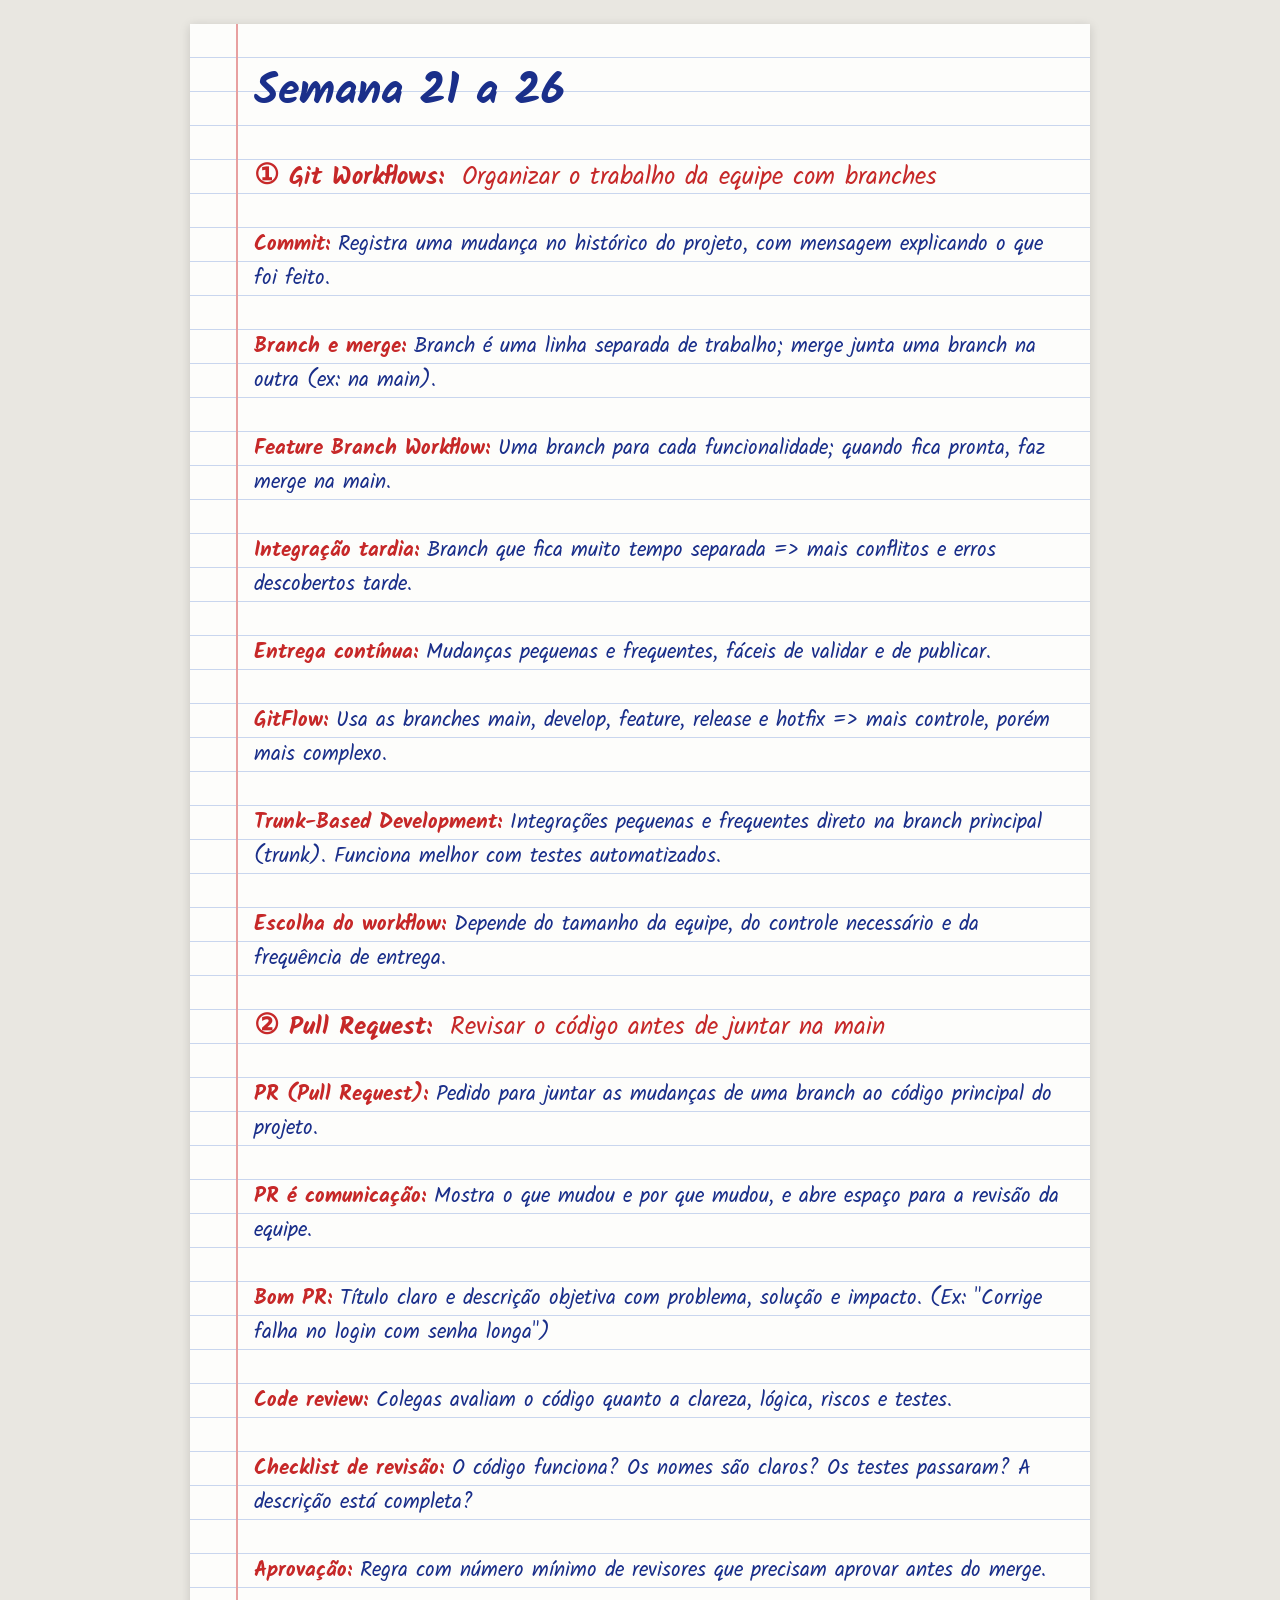
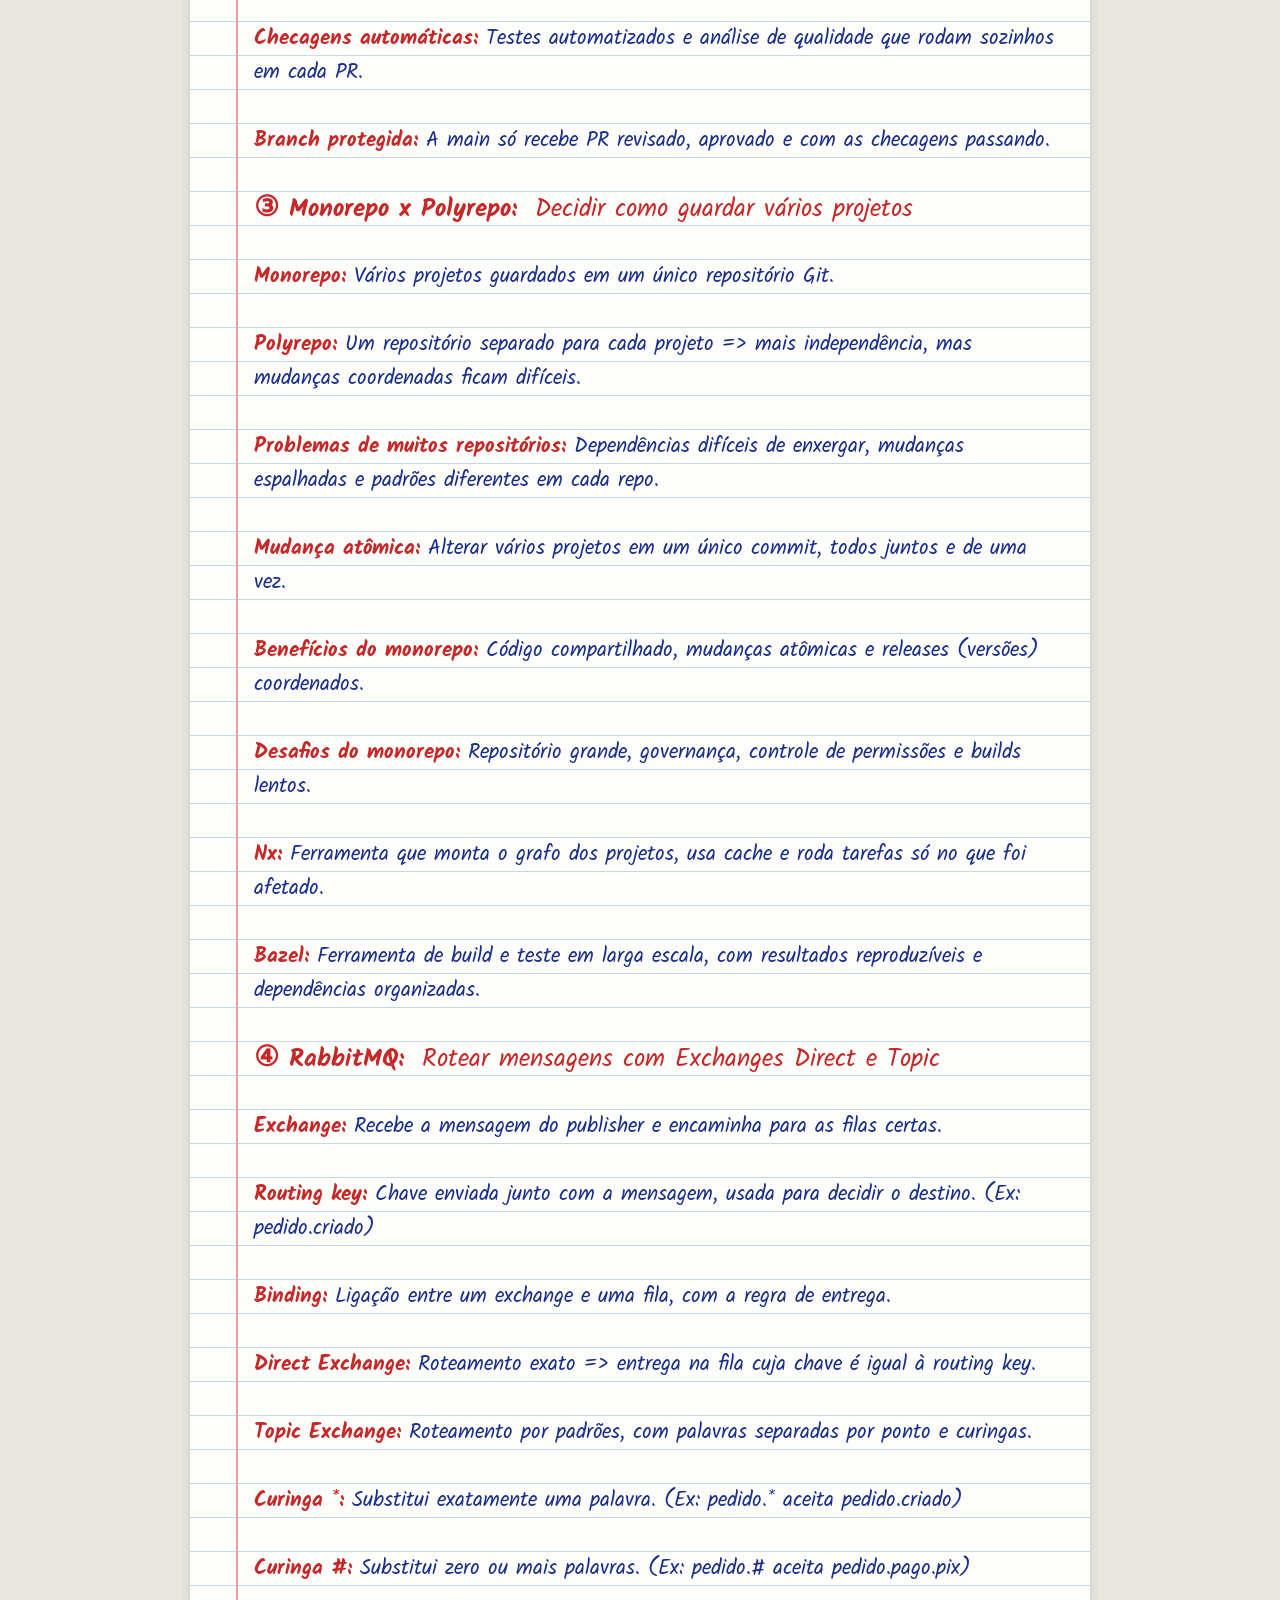
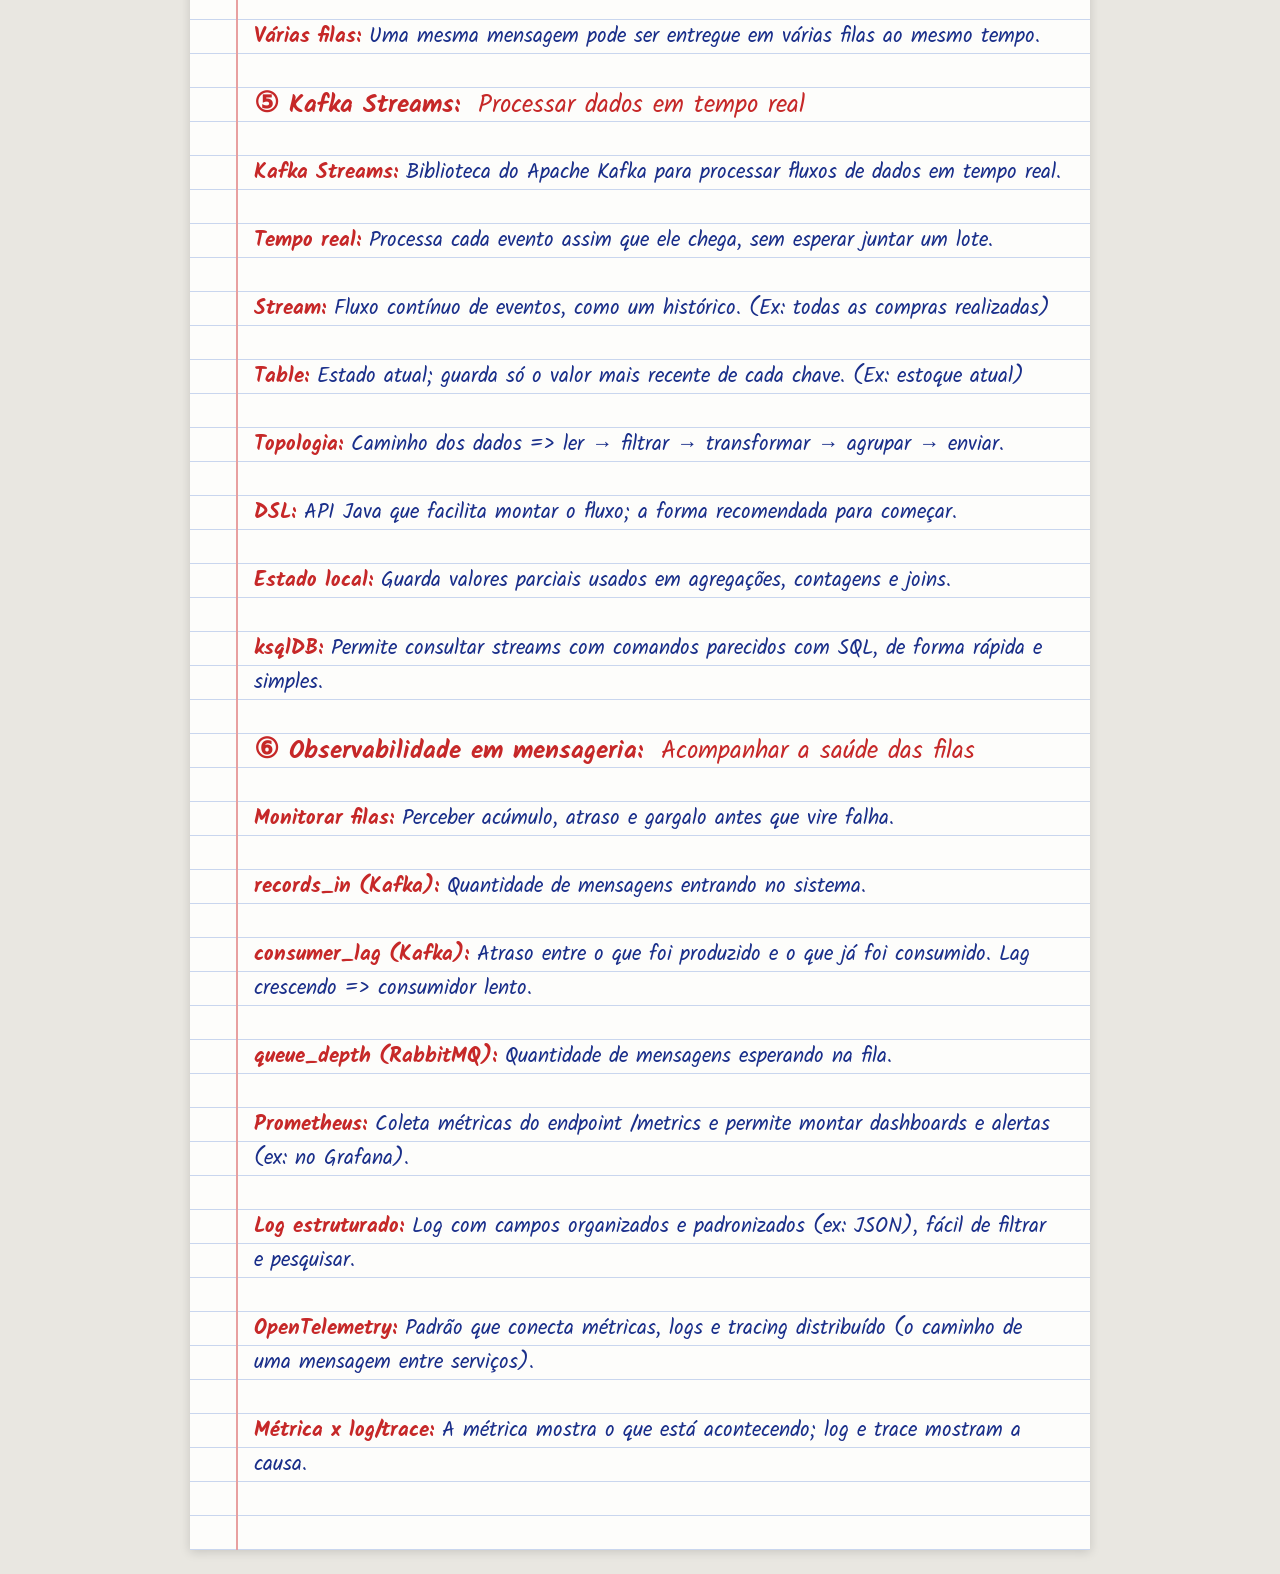
<file: lousa/versionamento.html>
<!doctype html>
<html lang="pt-BR"><head><meta charset="utf-8">
<meta name="viewport" content="width=device-width, initial-scale=1">
<title>Tópicos da Lousa</title>
<link rel="stylesheet" href="https://fonts.googleapis.com/css2?family=Kalam:wght@400;700&display=swap">
<style>
:root{--paper:#fdfdfb;--rule:#c9d6ee;--margin:#e8a0a0;--red:#c62828;--blue:#1a2f8a;--line:34px}
*{box-sizing:border-box}
body{margin:0;background:#e9e7e1;font-family:Kalam,"Segoe Print","Comic Sans MS",cursive}
.page{max-width:900px;margin:24px auto;padding:var(--line) 28px var(--line) 64px;background:var(--paper);
  background-image:linear-gradient(90deg,transparent 46px,var(--margin) 46px,var(--margin) 48px,transparent 48px),
  repeating-linear-gradient(transparent 0 calc(var(--line) - 1px),var(--rule) calc(var(--line) - 1px) var(--line));
  box-shadow:0 2px 10px rgba(0,0,0,.15);line-height:var(--line);font-size:21px;color:var(--blue)}
h1{font-size:44px;line-height:calc(var(--line)*2);margin:0 0 var(--line);color:var(--blue);font-weight:700}
h2{font-size:25px;line-height:var(--line);margin:var(--line) 0 0;color:var(--red);font-weight:700}
h2 .fr{font-weight:400;margin-left:.3em}
h2 .n{font-size:28px}
p{margin:0 0 var(--line)}
h2+p{margin-top:var(--line)}
.t{color:var(--red);font-weight:700}
code{font-family:Consolas,monospace;font-size:.85em}
@media (max-width:600px){.page{margin:0;padding:var(--line) 14px var(--line) 40px;font-size:18px;
  background-image:linear-gradient(90deg,transparent 28px,var(--margin) 28px,var(--margin) 30px,transparent 30px),
  repeating-linear-gradient(transparent 0 calc(var(--line) - 1px),var(--rule) calc(var(--line) - 1px) var(--line))}h1{font-size:34px}h2{font-size:21px}}
@media print{body{background:none}.page{box-shadow:none;margin:0;max-width:none}h2{break-after:avoid}p{break-inside:avoid}}
</style></head><body><main class="page">
<h1>Semana 21 a 26</h1>
<h2><span class="n">①</span> Git Workflows:<span class="fr"> Organizar o trabalho da equipe com branches</span></h2>
<p><span class="t">Commit:</span> Registra uma mudança no histórico do projeto, com mensagem explicando o que foi feito.</p>
<p><span class="t">Branch e merge:</span> Branch é uma linha separada de trabalho; merge junta uma branch na outra (ex: na main).</p>
<p><span class="t">Feature Branch Workflow:</span> Uma branch para cada funcionalidade; quando fica pronta, faz merge na main.</p>
<p><span class="t">Integração tardia:</span> Branch que fica muito tempo separada =&gt; mais conflitos e erros descobertos tarde.</p>
<p><span class="t">Entrega contínua:</span> Mudanças pequenas e frequentes, fáceis de validar e de publicar.</p>
<p><span class="t">GitFlow:</span> Usa as branches main, develop, feature, release e hotfix =&gt; mais controle, porém mais complexo.</p>
<p><span class="t">Trunk-Based Development:</span> Integrações pequenas e frequentes direto na branch principal (trunk). Funciona melhor com testes automatizados.</p>
<p><span class="t">Escolha do workflow:</span> Depende do tamanho da equipe, do controle necessário e da frequência de entrega.</p>
<h2><span class="n">②</span> Pull Request:<span class="fr"> Revisar o código antes de juntar na main</span></h2>
<p><span class="t">PR (Pull Request):</span> Pedido para juntar as mudanças de uma branch ao código principal do projeto.</p>
<p><span class="t">PR é comunicação:</span> Mostra o que mudou e por que mudou, e abre espaço para a revisão da equipe.</p>
<p><span class="t">Bom PR:</span> Título claro e descrição objetiva com problema, solução e impacto. (Ex: &quot;Corrige falha no login com senha longa&quot;)</p>
<p><span class="t">Code review:</span> Colegas avaliam o código quanto a clareza, lógica, riscos e testes.</p>
<p><span class="t">Checklist de revisão:</span> O código funciona? Os nomes são claros? Os testes passaram? A descrição está completa?</p>
<p><span class="t">Aprovação:</span> Regra com número mínimo de revisores que precisam aprovar antes do merge.</p>
<p><span class="t">Checagens automáticas:</span> Testes automatizados e análise de qualidade que rodam sozinhos em cada PR.</p>
<p><span class="t">Branch protegida:</span> A main só recebe PR revisado, aprovado e com as checagens passando.</p>
<h2><span class="n">③</span> Monorepo x Polyrepo:<span class="fr"> Decidir como guardar vários projetos</span></h2>
<p><span class="t">Monorepo:</span> Vários projetos guardados em um único repositório Git.</p>
<p><span class="t">Polyrepo:</span> Um repositório separado para cada projeto =&gt; mais independência, mas mudanças coordenadas ficam difíceis.</p>
<p><span class="t">Problemas de muitos repositórios:</span> Dependências difíceis de enxergar, mudanças espalhadas e padrões diferentes em cada repo.</p>
<p><span class="t">Mudança atômica:</span> Alterar vários projetos em um único commit, todos juntos e de uma vez.</p>
<p><span class="t">Benefícios do monorepo:</span> Código compartilhado, mudanças atômicas e releases (versões) coordenados.</p>
<p><span class="t">Desafios do monorepo:</span> Repositório grande, governança, controle de permissões e builds lentos.</p>
<p><span class="t">Nx:</span> Ferramenta que monta o grafo dos projetos, usa cache e roda tarefas só no que foi afetado.</p>
<p><span class="t">Bazel:</span> Ferramenta de build e teste em larga escala, com resultados reproduzíveis e dependências organizadas.</p>
<h2><span class="n">④</span> RabbitMQ:<span class="fr"> Rotear mensagens com Exchanges Direct e Topic</span></h2>
<p><span class="t">Exchange:</span> Recebe a mensagem do publisher e encaminha para as filas certas.</p>
<p><span class="t">Routing key:</span> Chave enviada junto com a mensagem, usada para decidir o destino. (Ex: pedido.criado)</p>
<p><span class="t">Binding:</span> Ligação entre um exchange e uma fila, com a regra de entrega.</p>
<p><span class="t">Direct Exchange:</span> Roteamento exato =&gt; entrega na fila cuja chave é igual à routing key.</p>
<p><span class="t">Topic Exchange:</span> Roteamento por padrões, com palavras separadas por ponto e curingas.</p>
<p><span class="t">Curinga *:</span> Substitui exatamente uma palavra. (Ex: pedido.* aceita pedido.criado)</p>
<p><span class="t">Curinga #:</span> Substitui zero ou mais palavras. (Ex: pedido.# aceita pedido.pago.pix)</p>
<p><span class="t">Várias filas:</span> Uma mesma mensagem pode ser entregue em várias filas ao mesmo tempo.</p>
<h2><span class="n">⑤</span> Kafka Streams:<span class="fr"> Processar dados em tempo real</span></h2>
<p><span class="t">Kafka Streams:</span> Biblioteca do Apache Kafka para processar fluxos de dados em tempo real.</p>
<p><span class="t">Tempo real:</span> Processa cada evento assim que ele chega, sem esperar juntar um lote.</p>
<p><span class="t">Stream:</span> Fluxo contínuo de eventos, como um histórico. (Ex: todas as compras realizadas)</p>
<p><span class="t">Table:</span> Estado atual; guarda só o valor mais recente de cada chave. (Ex: estoque atual)</p>
<p><span class="t">Topologia:</span> Caminho dos dados =&gt; ler → filtrar → transformar → agrupar → enviar.</p>
<p><span class="t">DSL:</span> API Java que facilita montar o fluxo; a forma recomendada para começar.</p>
<p><span class="t">Estado local:</span> Guarda valores parciais usados em agregações, contagens e joins.</p>
<p><span class="t">ksqlDB:</span> Permite consultar streams com comandos parecidos com SQL, de forma rápida e simples.</p>
<h2><span class="n">⑥</span> Observabilidade em mensageria:<span class="fr"> Acompanhar a saúde das filas</span></h2>
<p><span class="t">Monitorar filas:</span> Perceber acúmulo, atraso e gargalo antes que vire falha.</p>
<p><span class="t">records_in (Kafka):</span> Quantidade de mensagens entrando no sistema.</p>
<p><span class="t">consumer_lag (Kafka):</span> Atraso entre o que foi produzido e o que já foi consumido. Lag crescendo =&gt; consumidor lento.</p>
<p><span class="t">queue_depth (RabbitMQ):</span> Quantidade de mensagens esperando na fila.</p>
<p><span class="t">Prometheus:</span> Coleta métricas do endpoint /metrics e permite montar dashboards e alertas (ex: no Grafana).</p>
<p><span class="t">Log estruturado:</span> Log com campos organizados e padronizados (ex: JSON), fácil de filtrar e pesquisar.</p>
<p><span class="t">OpenTelemetry:</span> Padrão que conecta métricas, logs e tracing distribuído (o caminho de uma mensagem entre serviços).</p>
<p><span class="t">Métrica x log/trace:</span> A métrica mostra o que está acontecendo; log e trace mostram a causa.</p>
</main></body></html>
</file>
<file: style.css>
:root {
  --fundo: #f5f6f8;
  --cartao: #ffffff;
  --texto: #1f2328;
  --suave: #5b6470;
  --borda: #d9dde3;
  --destaque: #2563eb;
  --perigo: #dc2626;
  --sucesso: #16a34a;
  --sombra: 0 1px 3px rgba(0, 0, 0, .08);
  --cor: var(--destaque);
}

@media (prefers-color-scheme: dark) {
  :root {
    --fundo: #121417;
    --cartao: #1c1f24;
    --texto: #e6e8eb;
    --suave: #9aa3ad;
    --borda: #2f343b;
    --destaque: #60a5fa;
    --perigo: #f87171;
    --sucesso: #4ade80;
    --sombra: none;
  }
}

* { box-sizing: border-box; }

body {
  margin: 0;
  font-family: system-ui, -apple-system, "Segoe UI", Roboto, sans-serif;
  background: var(--fundo);
  color: var(--texto);
  line-height: 1.5;
}

a { color: inherit; }

.topo {
  position: sticky;
  top: 0;
  z-index: 10;
  display: flex;
  flex-wrap: wrap;
  align-items: center;
  gap: 4px 16px;
  padding: 12px 16px;
  background: var(--cartao);
  border-bottom: 1px solid var(--borda);
}

.marca { font-weight: 700; text-decoration: none; }

.trilha { font-size: .9rem; color: var(--suave); }
.trilha a { text-decoration: none; }
.trilha a:hover { text-decoration: underline; }
.trilha span + span::before { content: " › "; }

.conteudo {
  max-width: 820px;
  margin: 0 auto;
  padding: 24px 16px 120px;
}

h1 { font-size: 1.5rem; margin: 0 0 4px; }
.subtitulo { color: var(--suave); margin: 0 0 24px; }

.grade {
  display: grid;
  grid-template-columns: repeat(auto-fill, minmax(220px, 1fr));
  gap: 12px;
}

.cartao {
  display: block;
  padding: 16px;
  background: var(--cartao);
  border: 1px solid var(--borda);
  border-left: 5px solid var(--cor);
  border-radius: 10px;
  box-shadow: var(--sombra);
  text-decoration: none;
  transition: transform .1s;
}
.cartao:hover { transform: translateY(-2px); }
.cartao strong { display: block; font-size: 1.05rem; }
.cartao small { color: var(--suave); }

.cta {
  display: block;
  margin-bottom: 20px;
  padding: 14px 18px;
  border-radius: 10px;
  background: var(--cor);
  color: #fff;
  text-decoration: none;
  box-shadow: var(--sombra);
  transition: transform .1s;
}
.cta:hover { transform: translateY(-2px); }
.cta strong { display: block; font-size: 1.05rem; }
.cta small { opacity: .9; }

.vazio {
  padding: 24px;
  text-align: center;
  color: var(--suave);
  background: var(--cartao);
  border: 1px dashed var(--borda);
  border-radius: 10px;
}

.questao {
  margin-bottom: 16px;
  padding: 16px;
  background: var(--cartao);
  border: 1px solid var(--borda);
  border-radius: 10px;
  box-shadow: var(--sombra);
}
.questao.pendente { border-color: var(--perigo); }

.questao label {
  display: block;
  margin-bottom: 8px;
  font-weight: 600;
  white-space: pre-wrap;
}

.questao textarea {
  width: 100%;
  min-height: 90px;
  padding: 10px;
  font: inherit;
  color: inherit;
  background: var(--fundo);
  border: 1px solid var(--borda);
  border-radius: 8px;
  resize: vertical;
  overflow: hidden;
}
.questao textarea:focus { outline: 2px solid var(--cor); border-color: transparent; }

.barra {
  position: fixed;
  left: 0;
  right: 0;
  bottom: 0;
  display: flex;
  flex-wrap: wrap;
  align-items: center;
  justify-content: center;
  gap: 8px 12px;
  padding: 12px 16px;
  background: var(--cartao);
  border-top: 1px solid var(--borda);
}

.estado { font-size: .85rem; color: var(--suave); min-width: 110px; }

button {
  font: inherit;
  font-weight: 600;
  padding: 10px 18px;
  border-radius: 8px;
  border: 1px solid var(--borda);
  background: var(--cartao);
  color: var(--texto);
  cursor: pointer;
}
button.principal {
  background: var(--cor);
  border-color: var(--cor);
  color: #fff;
}
button.principal.ok { background: var(--sucesso); border-color: var(--sucesso); }

.aviso {
  position: fixed;
  left: 50%;
  bottom: 80px;
  transform: translateX(-50%);
  max-width: calc(100% - 32px);
  padding: 10px 16px;
  border-radius: 8px;
  background: var(--texto);
  color: var(--fundo);
  font-size: .9rem;
  opacity: 0;
  pointer-events: none;
  transition: opacity .2s;
}
.aviso.visivel { opacity: 1; }
</file>
